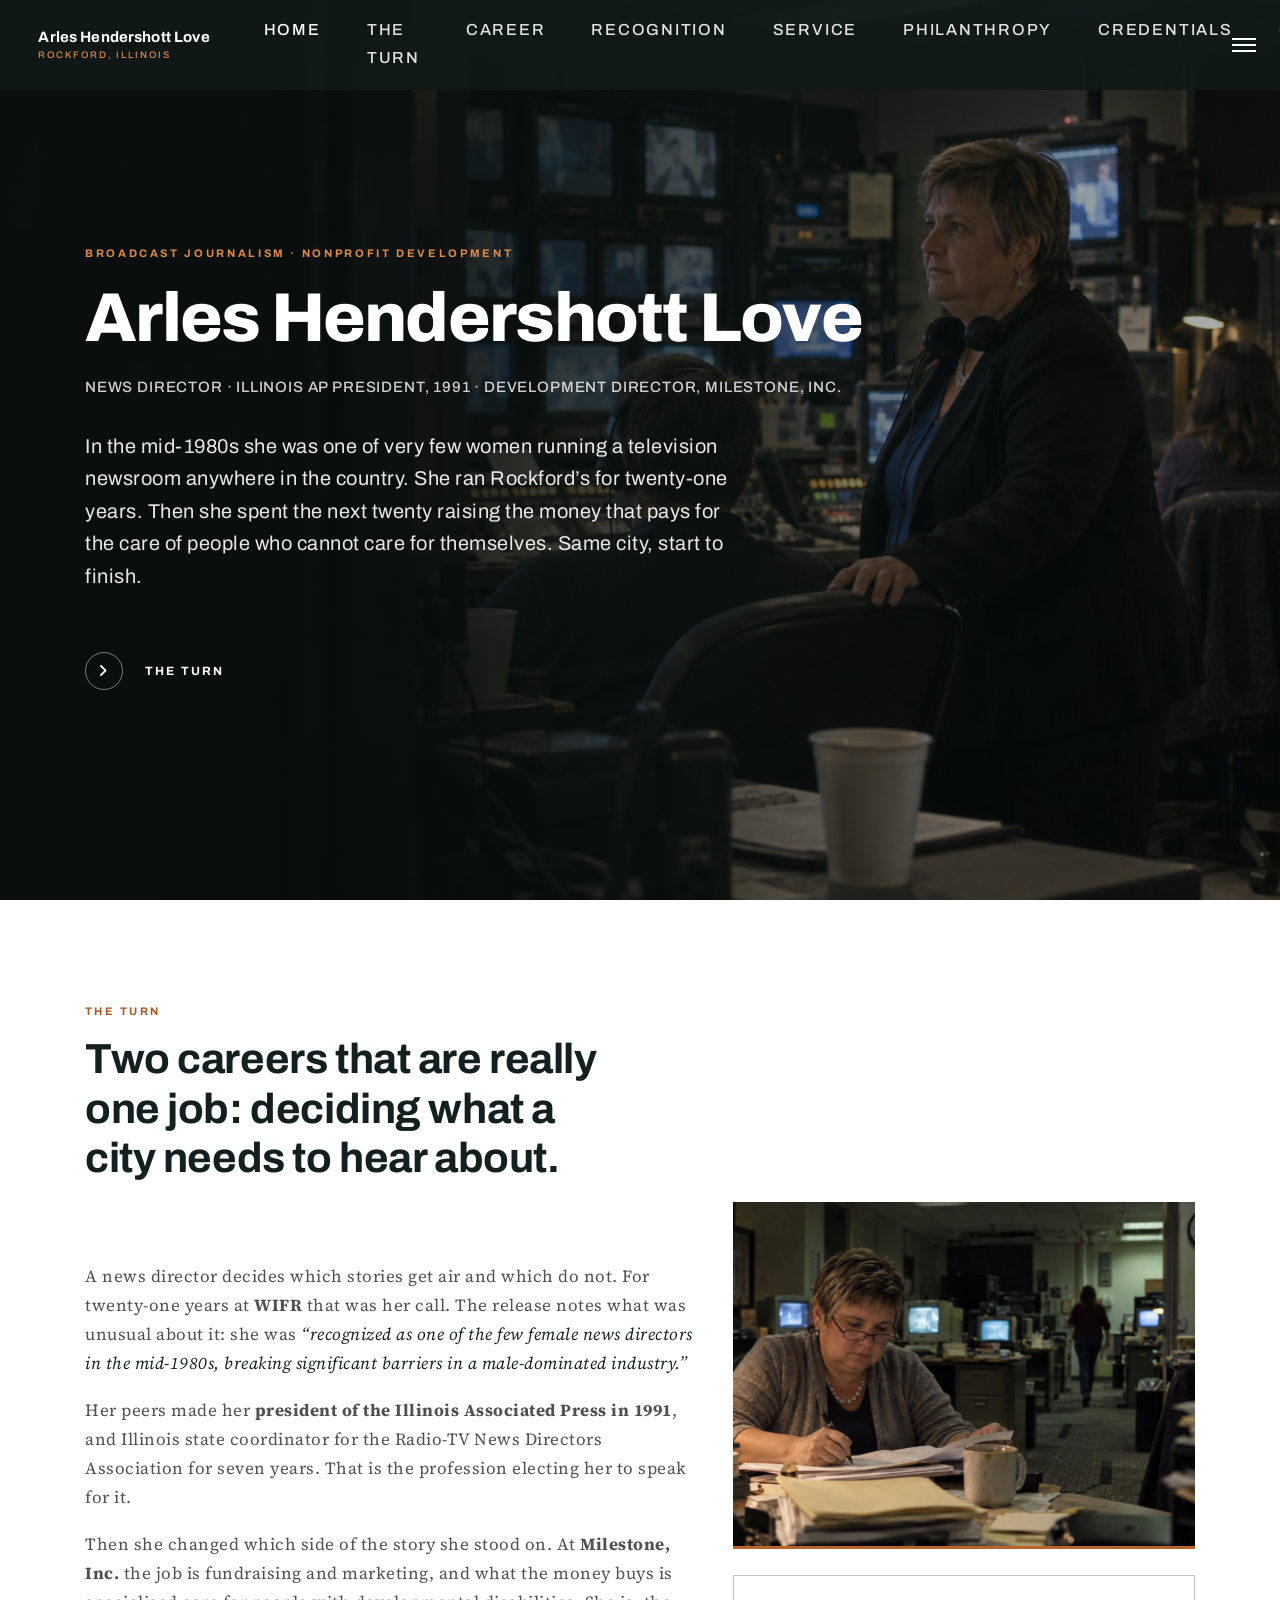
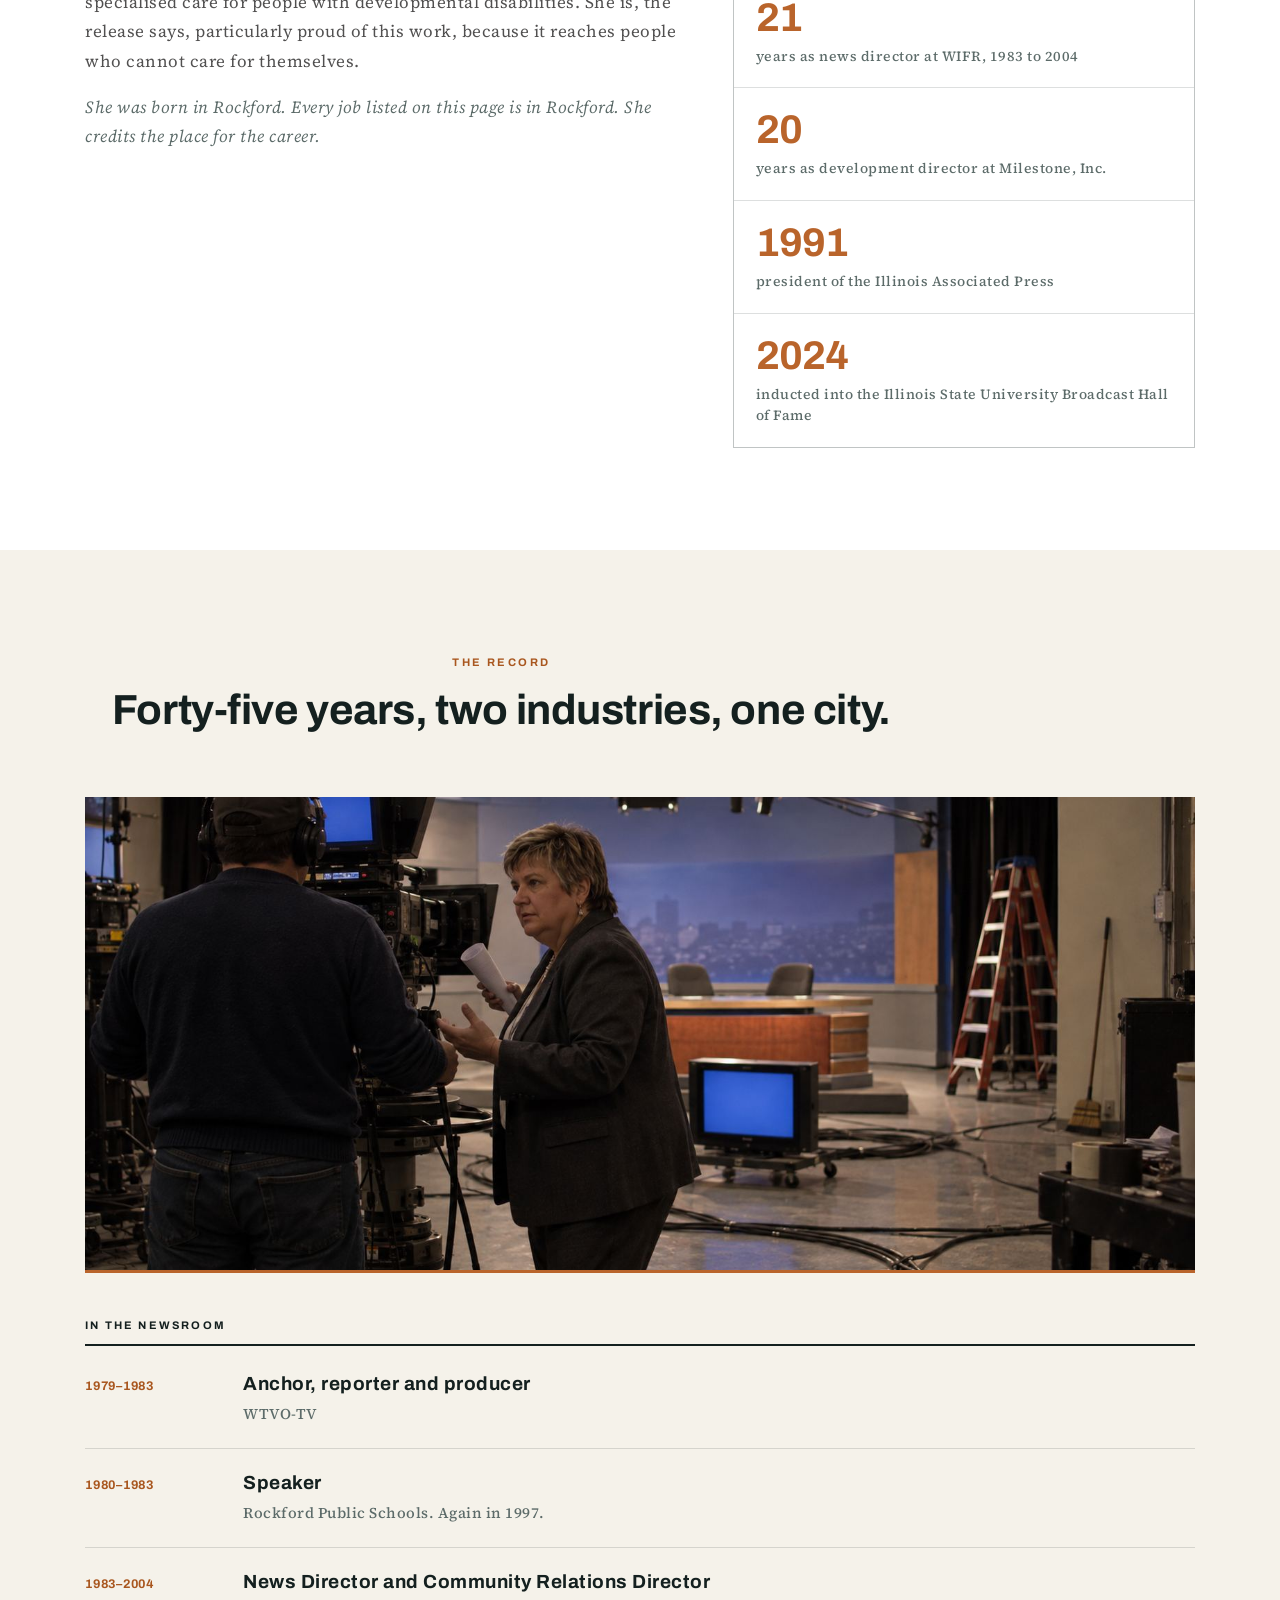
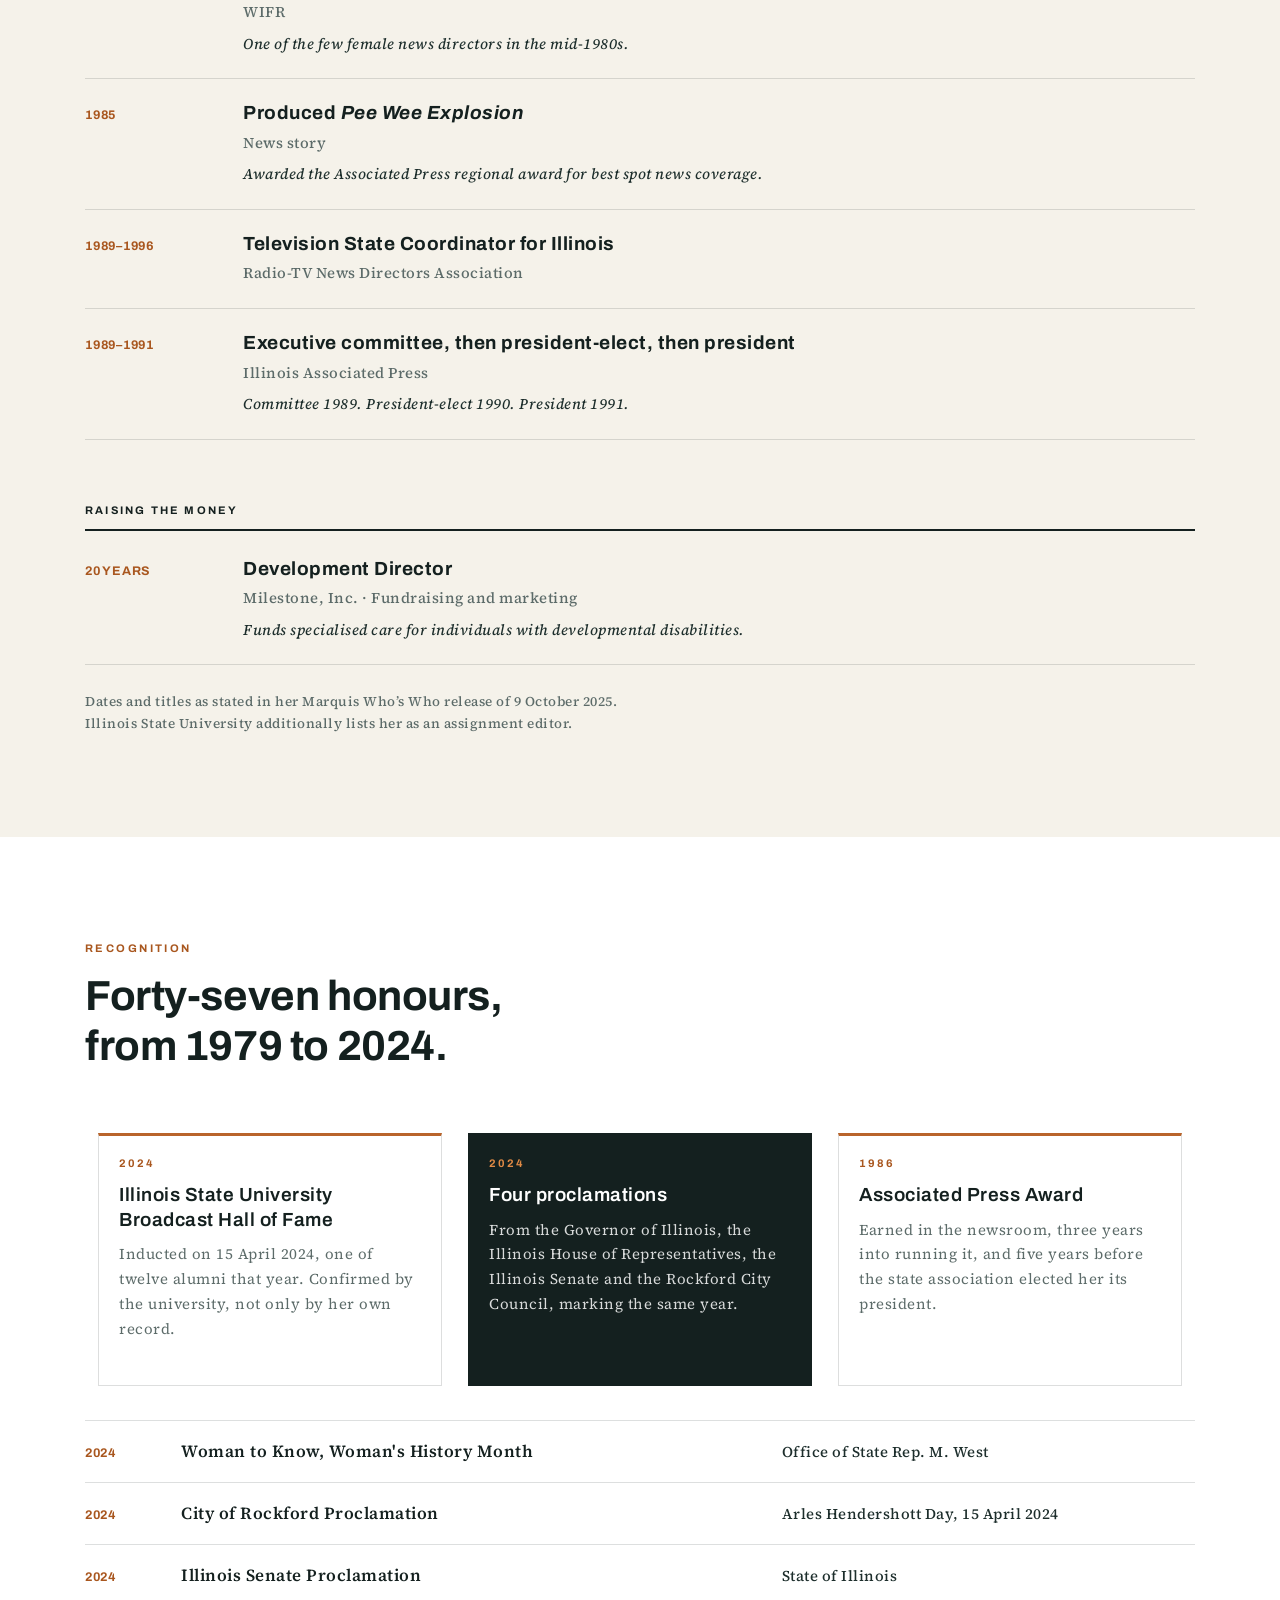
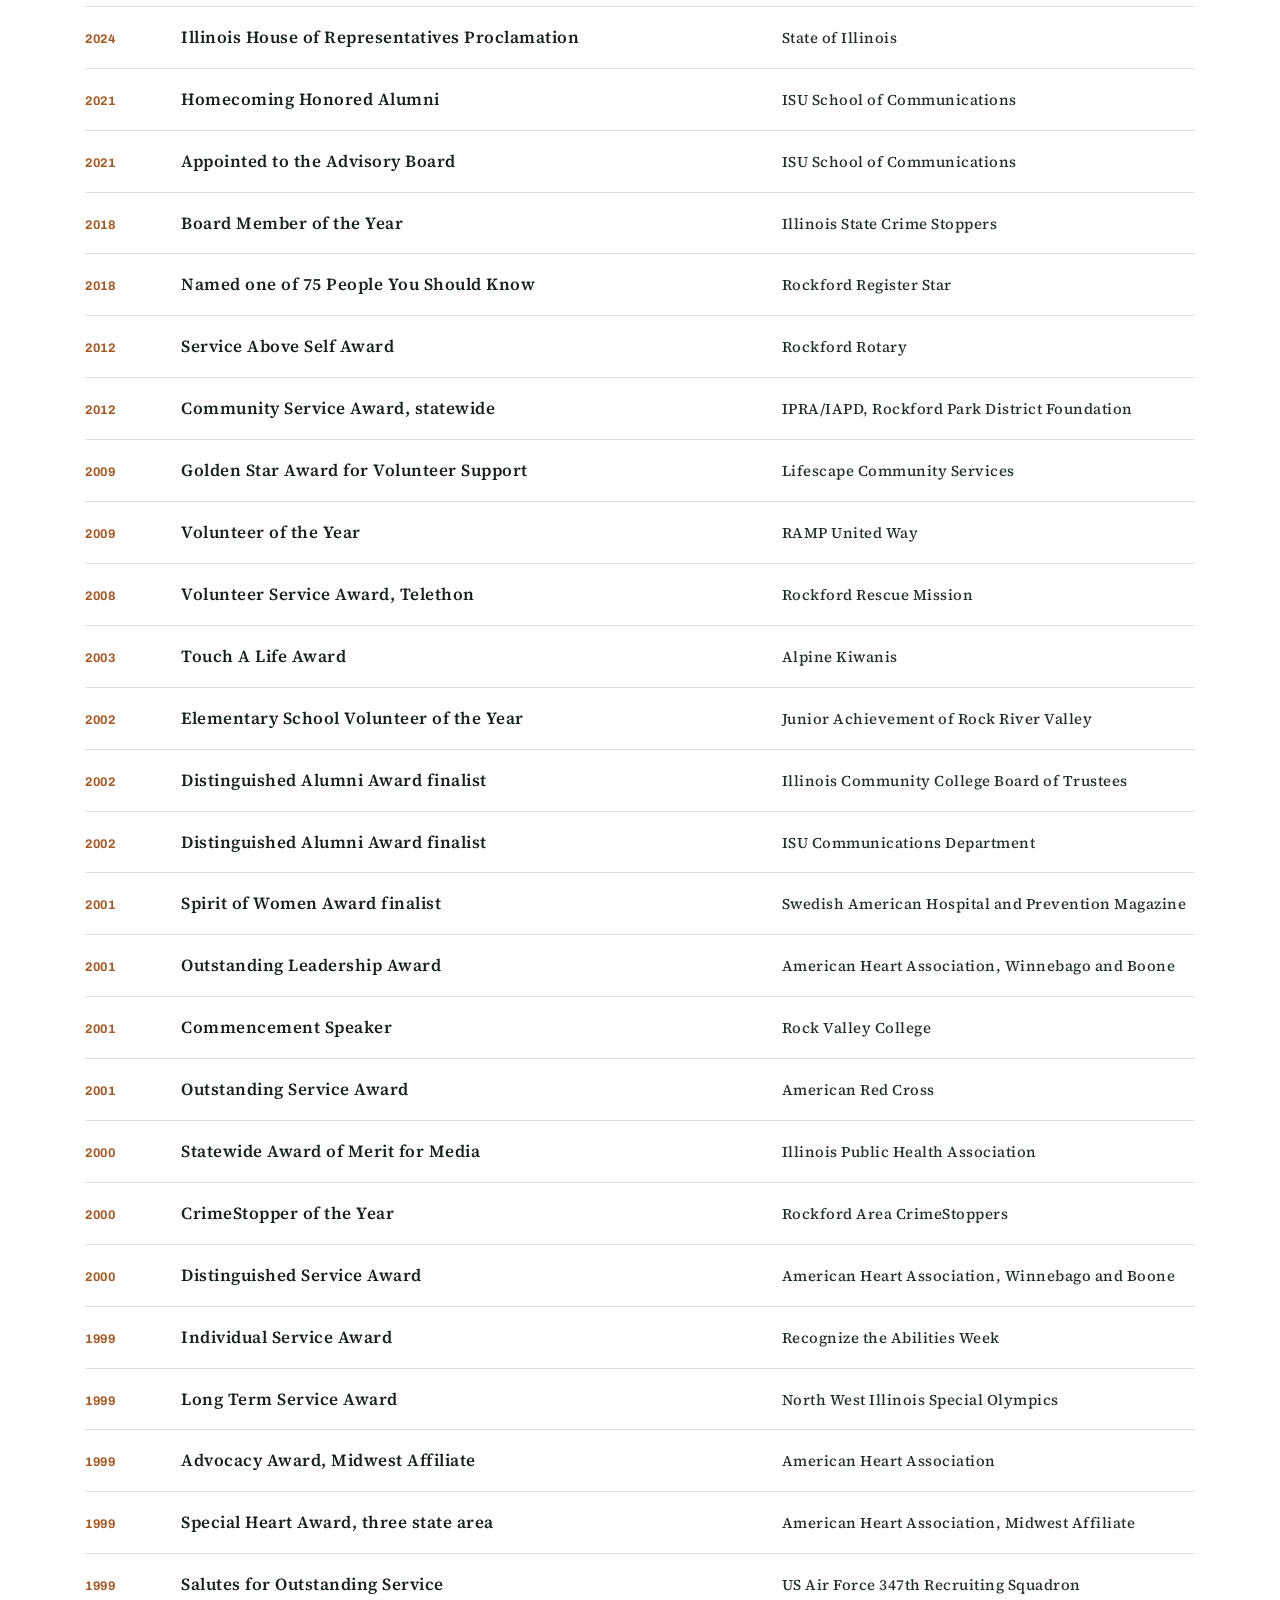
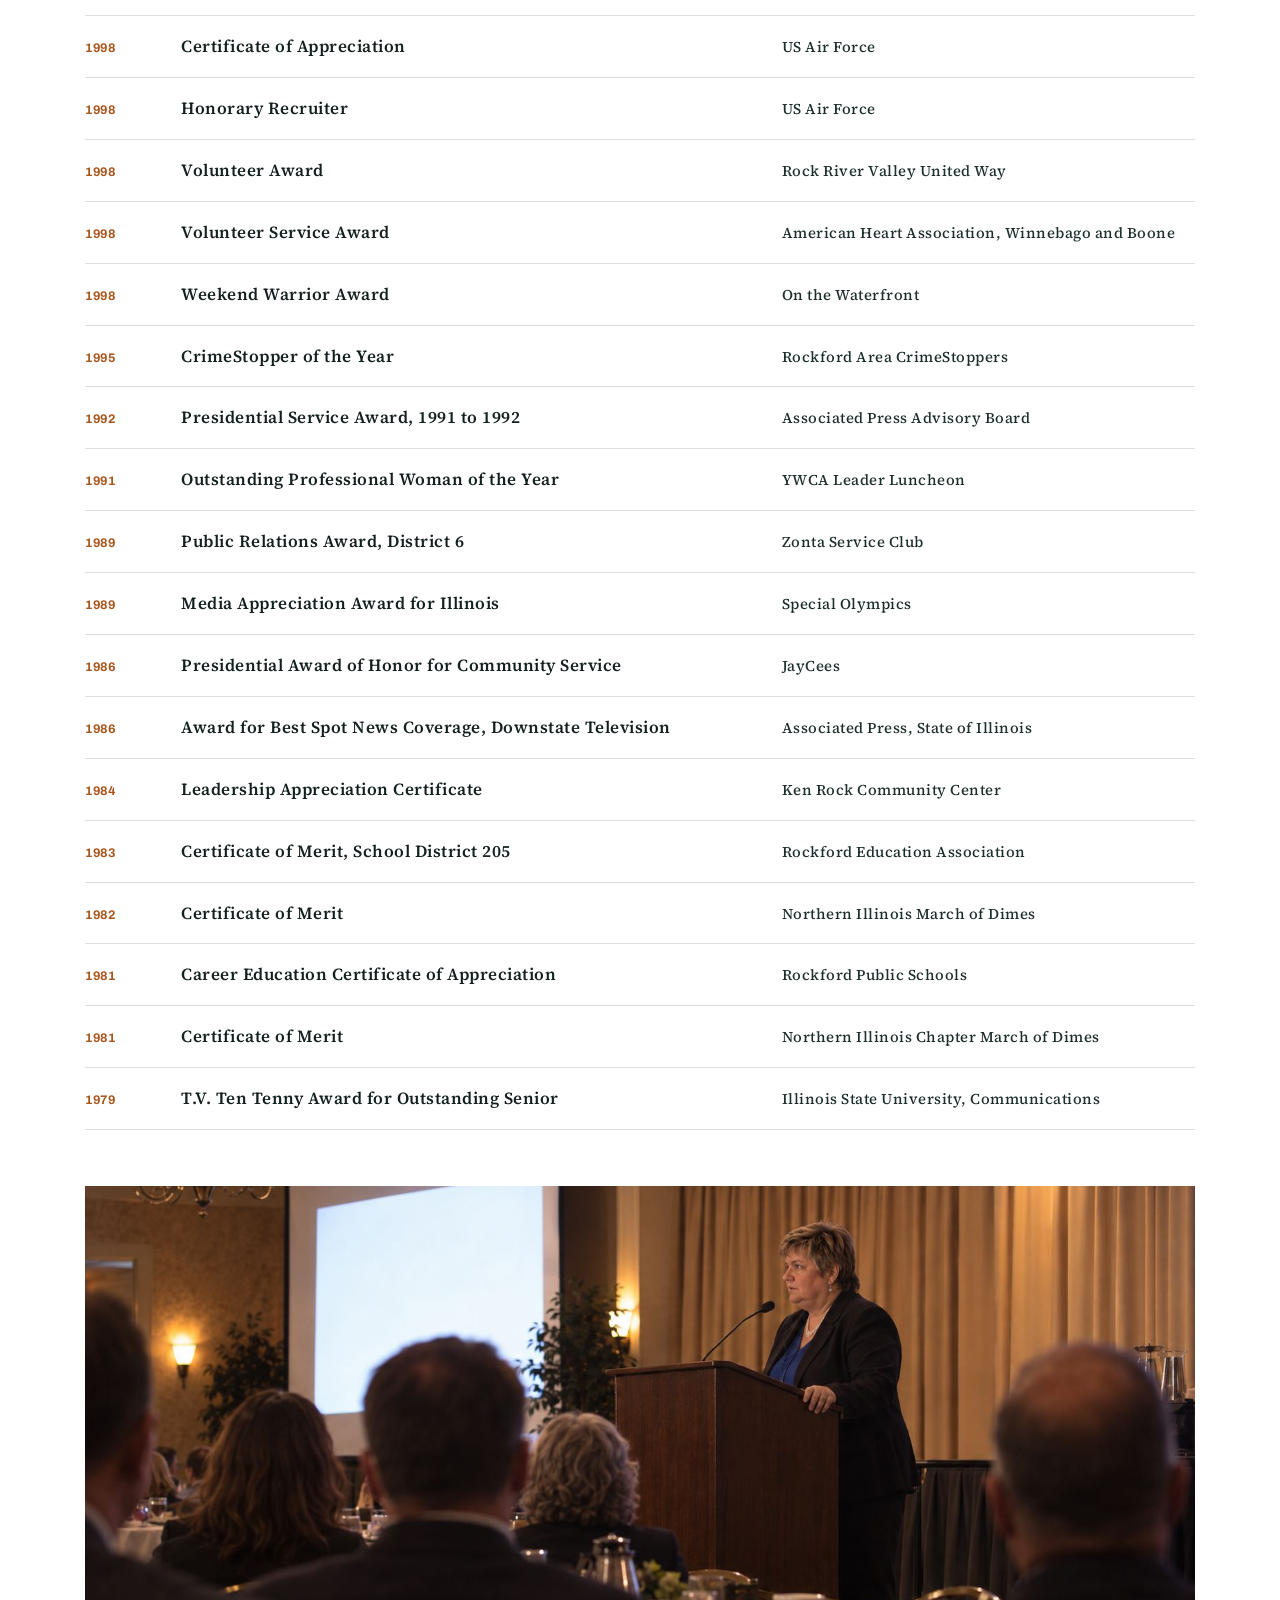
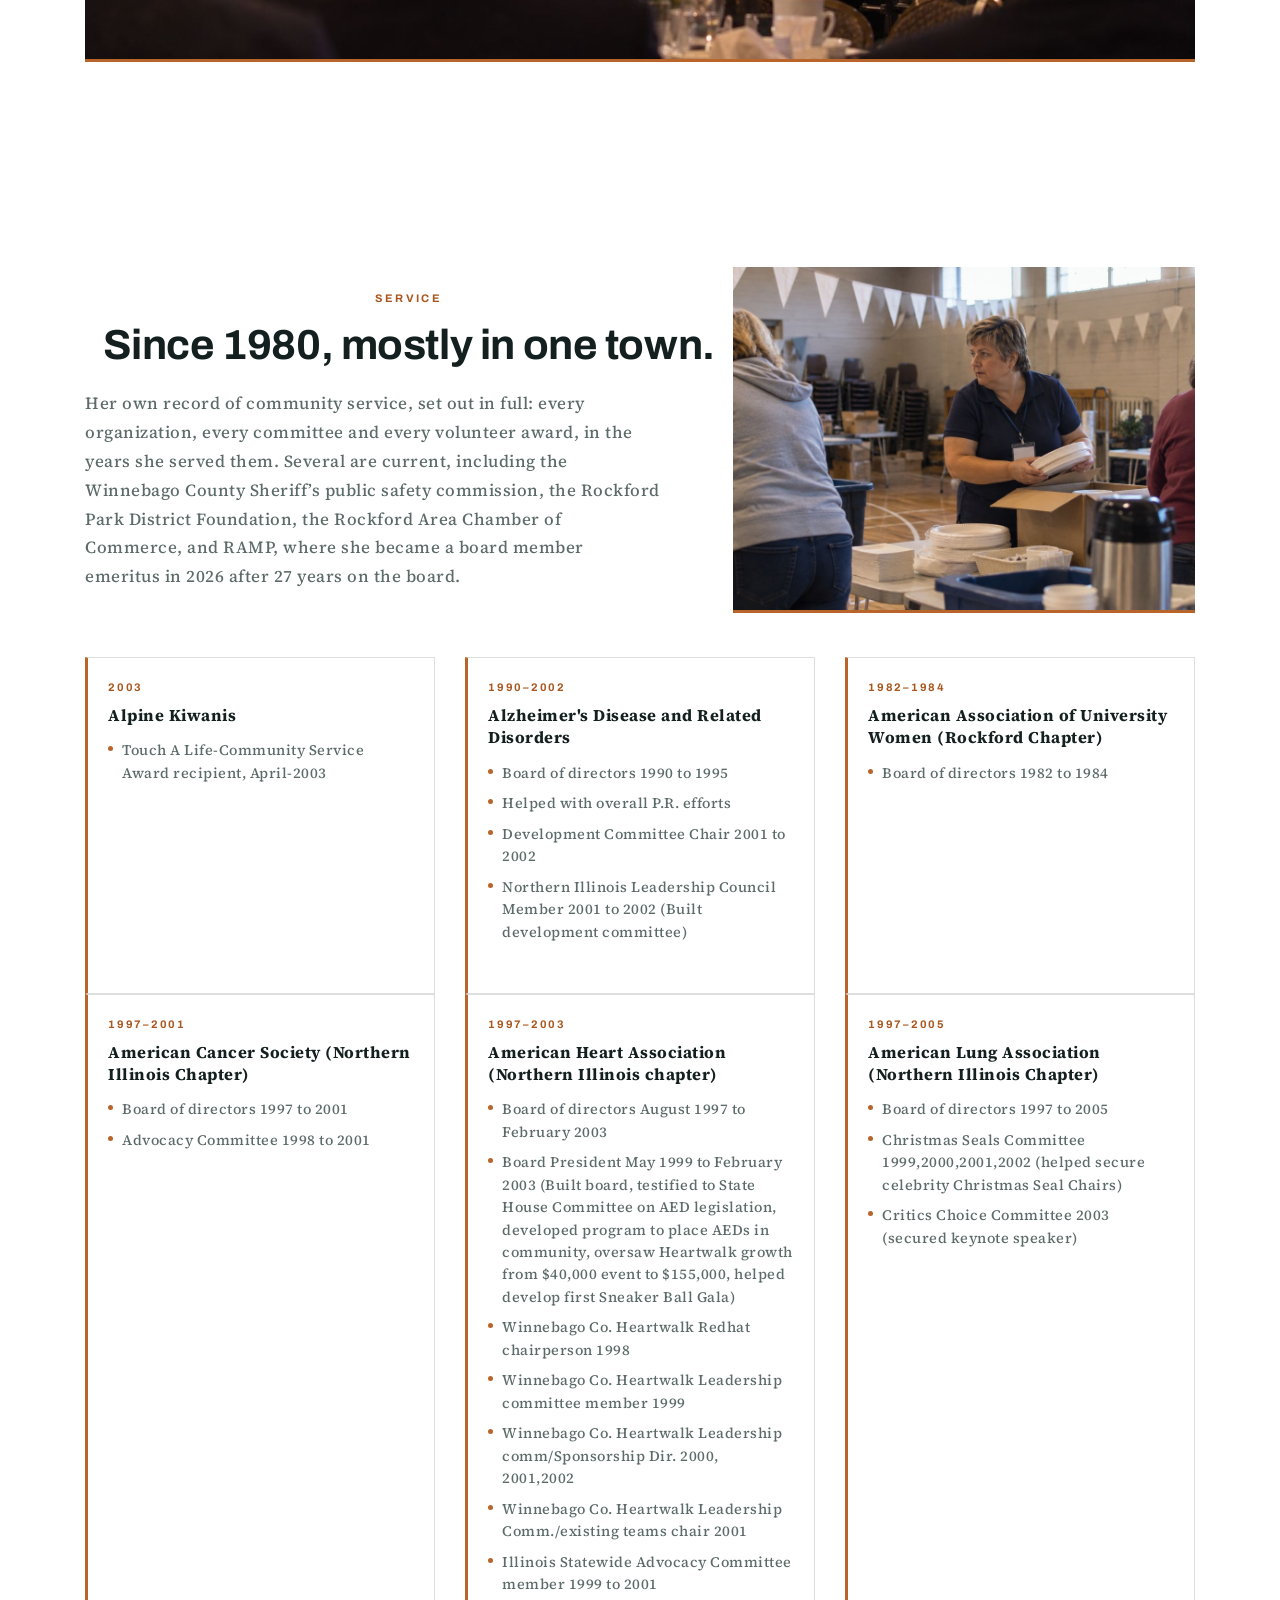
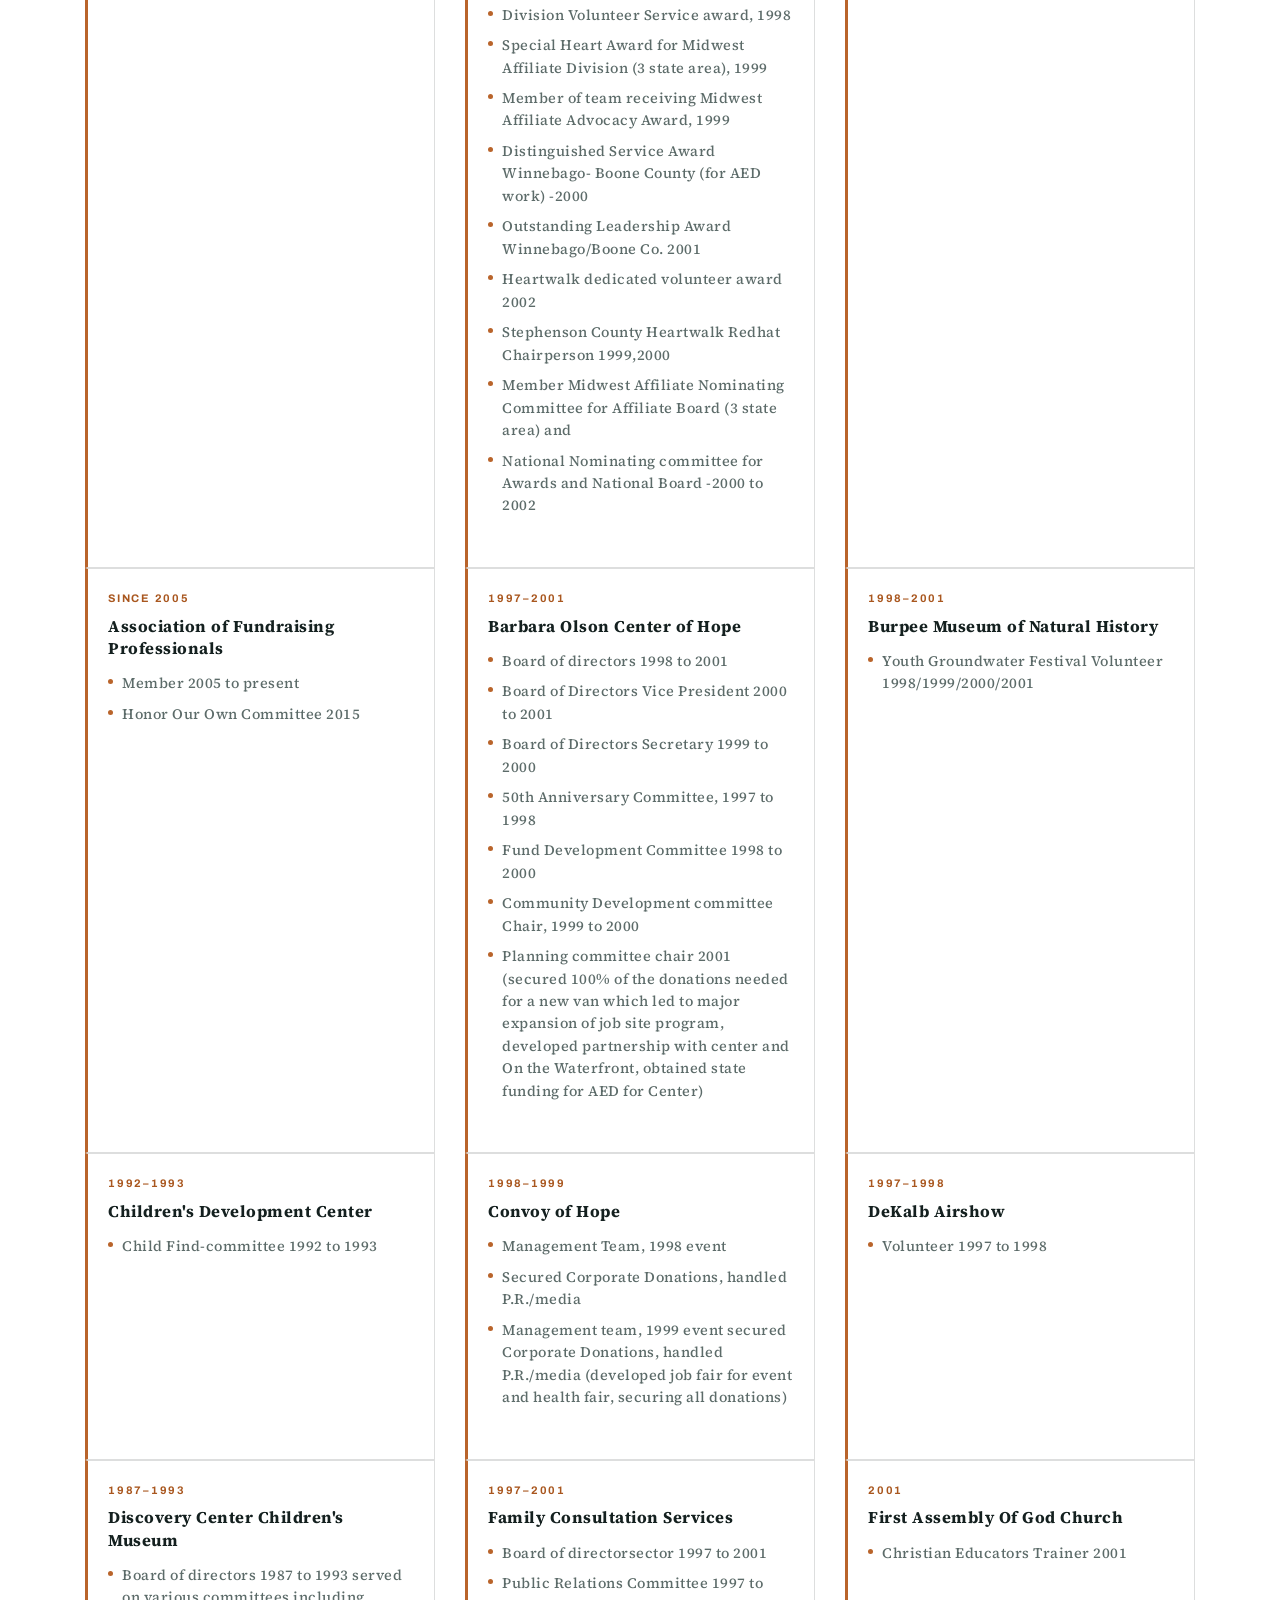
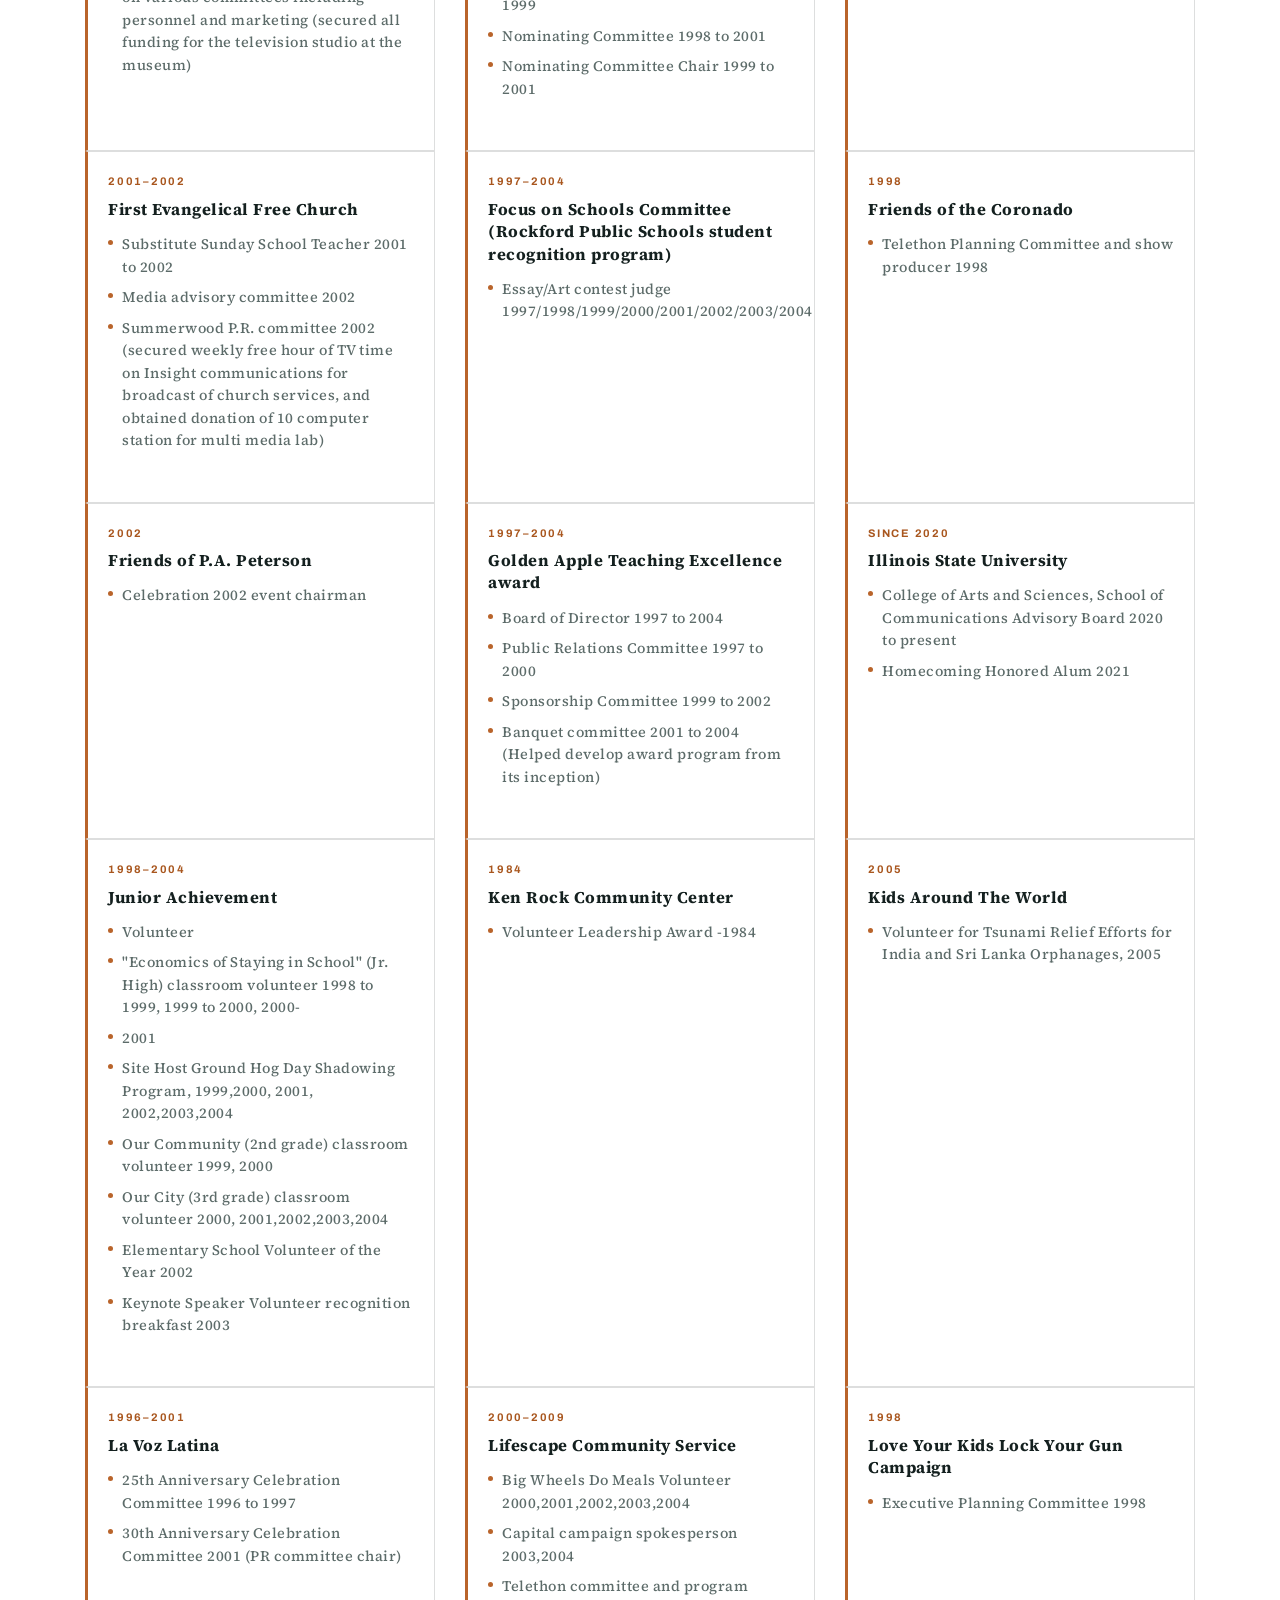
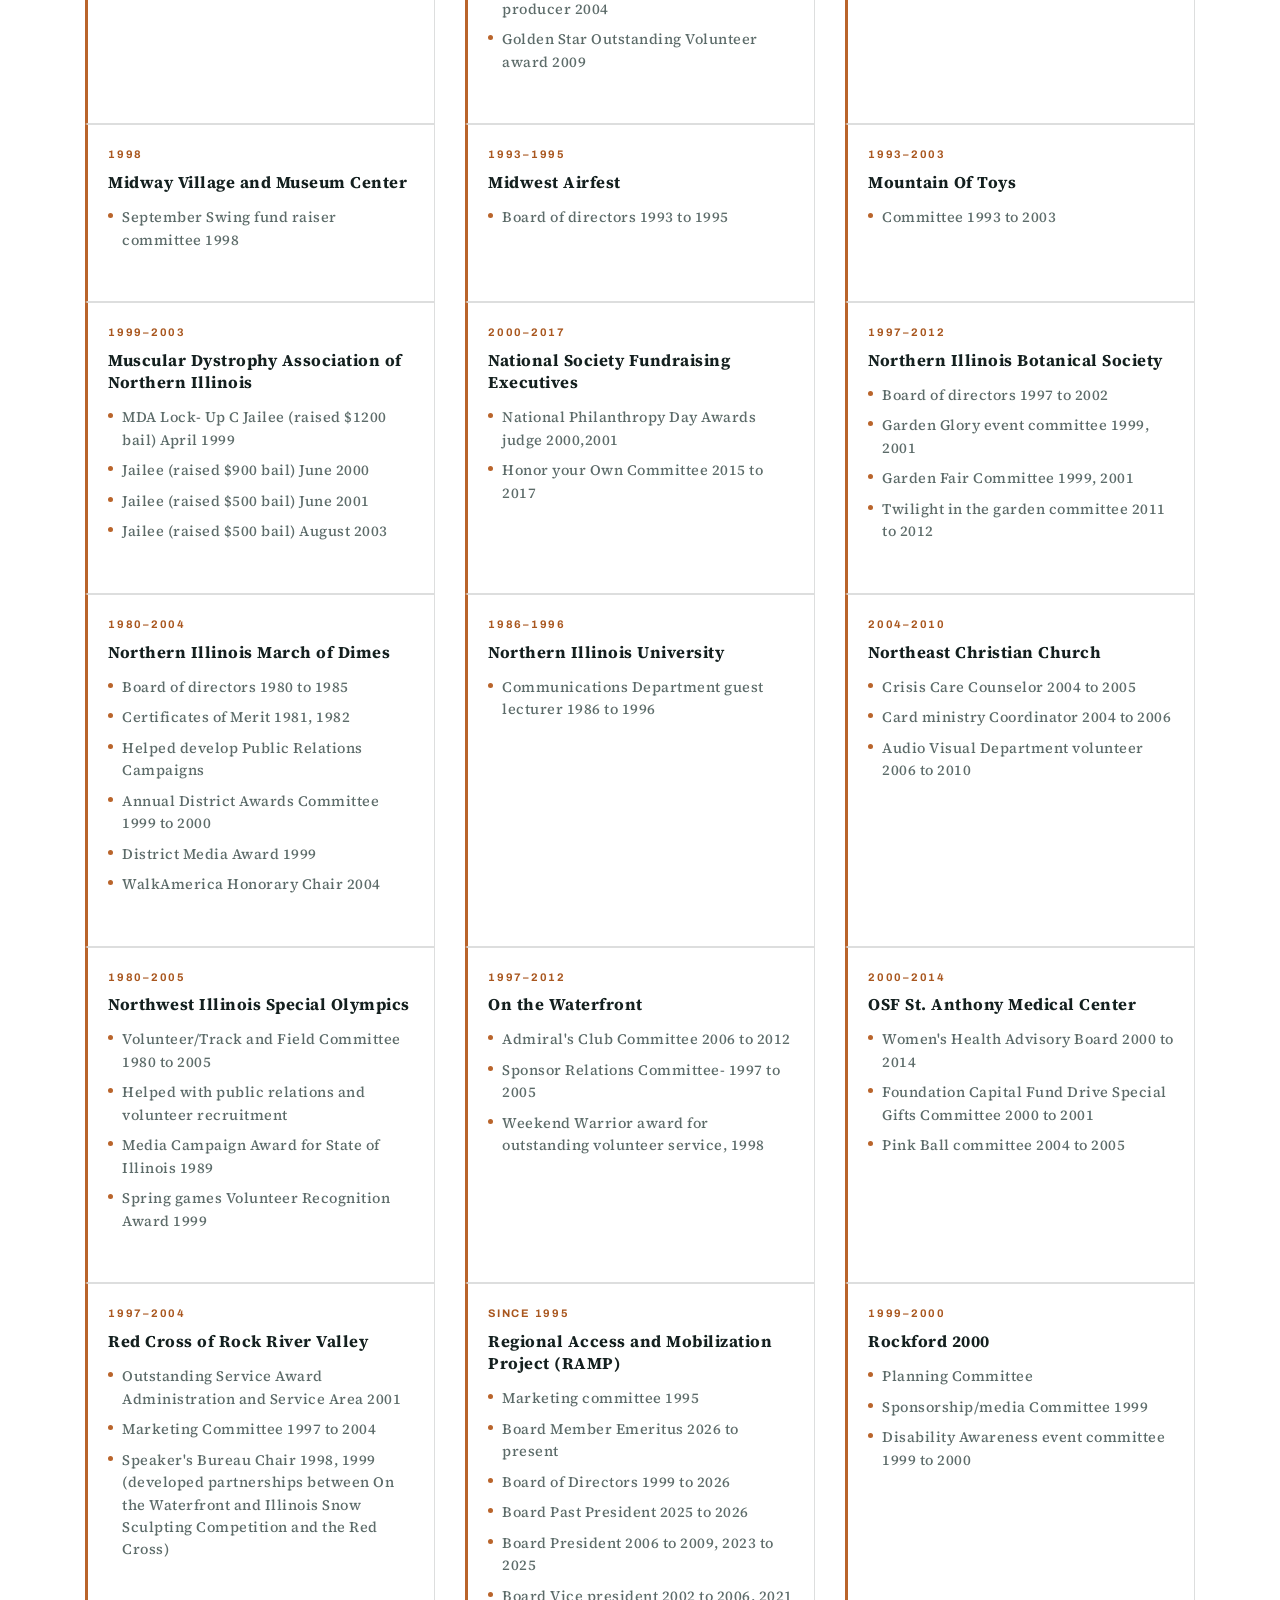
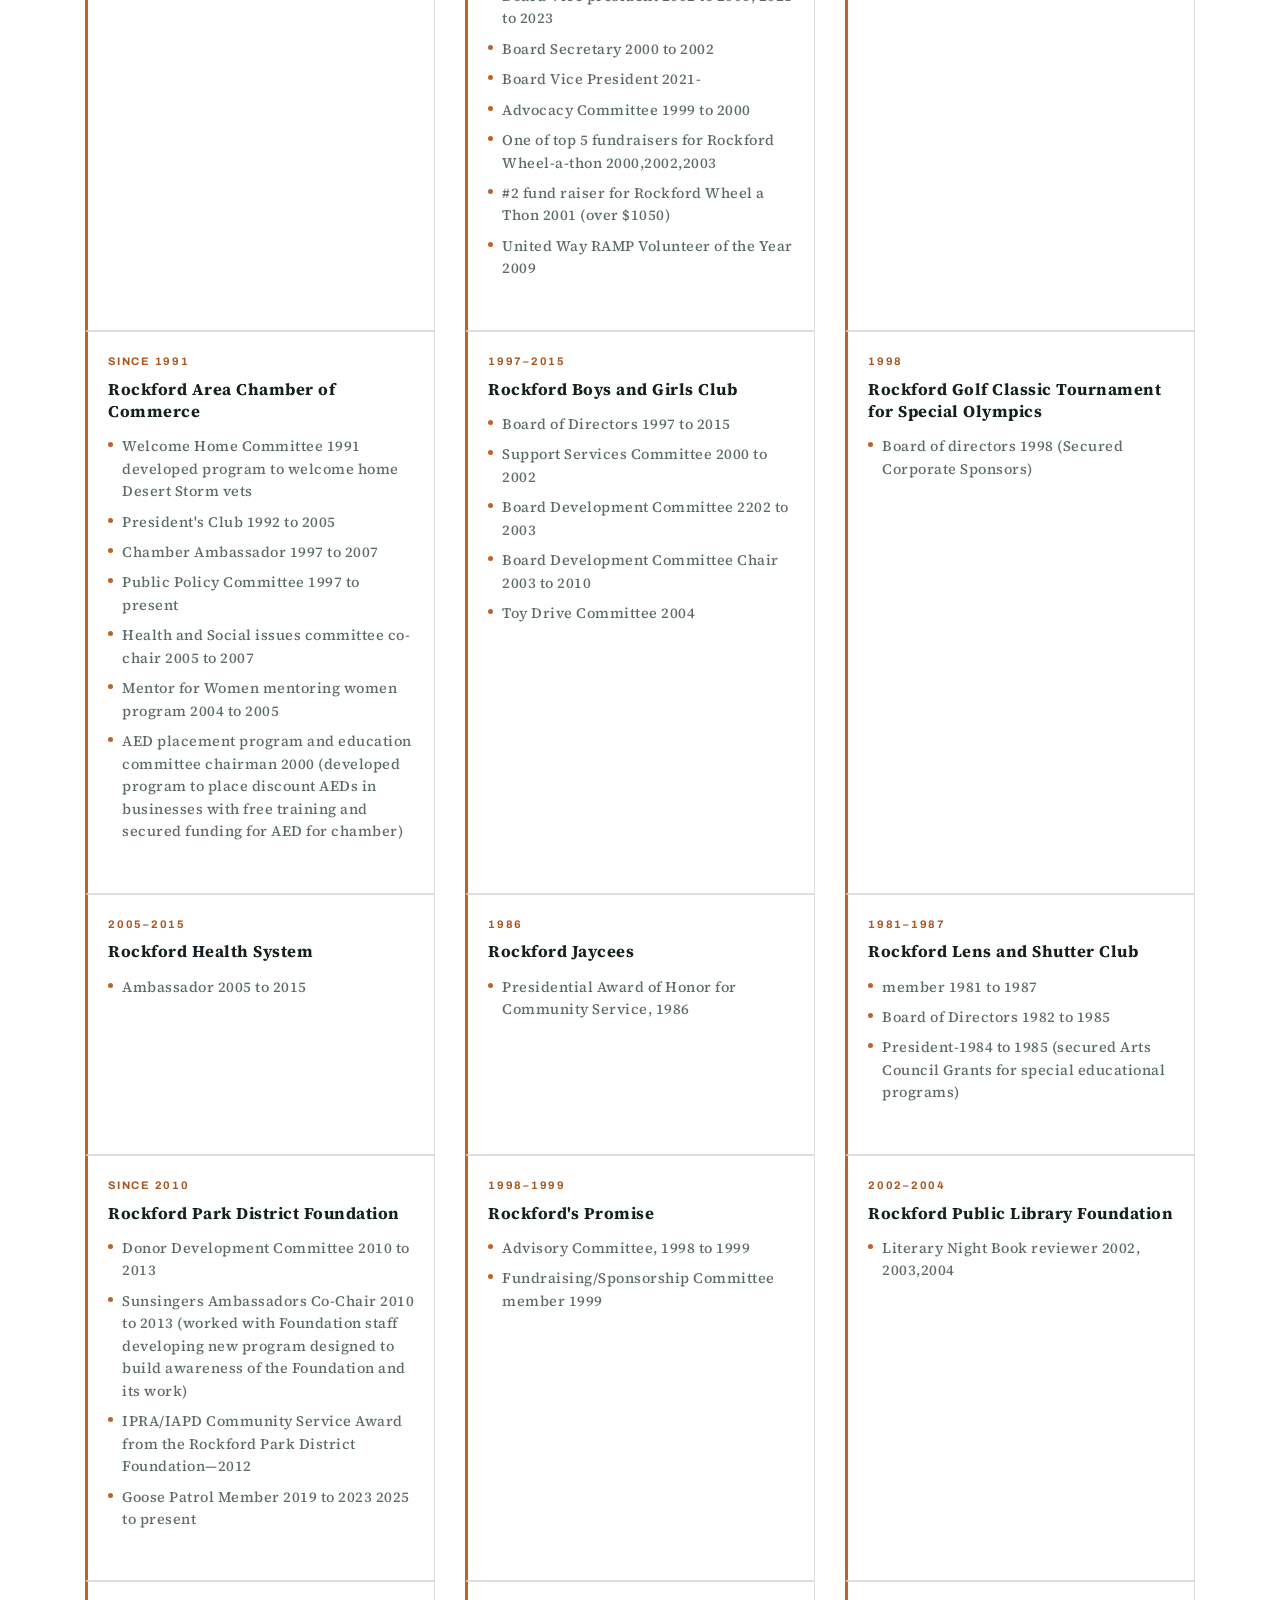
<file: index.html>
<!DOCTYPE html>
<html lang="en">
   <head>
      <meta charset="utf-8">
      <meta content="width=device-width, initial-scale=1, shrink-to-fit=no" name="viewport">
      <title>Arles Hendershott Love | Broadcast Journalism and Nonprofit Development</title>
      <meta name="description" content="One of the few female television news directors of the mid-1980s. Twenty-one years running a Rockford newsroom, then twenty raising funds for people with developmental disabilities.">
      <meta name="google-site-verification" content="xpBMh-QQrPQeyqr3nj_wXwu0d8QLbnr4VbG4xIufQW0">
      <!-- Still noindex: this is a github.io staging URL, not her domain. The
           verification tag above lets Search Console claim the property, but
           nothing will be indexed until this line is removed. -->
      <meta name="robots" content="noindex, nofollow">
      <meta property="og:title" content="Arles Hendershott Love">
      <meta property="og:description" content="Broadcast journalist, newsroom leader, and development director. Forty-five years in Rockford, Illinois.">
      <meta property="og:type" content="profile">
      <link rel="icon" href="img/favicon.svg" type="image/svg+xml">
      <link rel="icon" href="img/favicon.ico" sizes="32x32">
      <link rel="apple-touch-icon" href="img/favicon-180.png">
      <link rel="preconnect" href="https://fonts.googleapis.com">
      <link rel="preconnect" href="https://fonts.gstatic.com" crossorigin>
      <link rel="stylesheet" href="https://fonts.googleapis.com/css2?family=Archivo:wght@500;600;700;800&family=Source+Serif+4:ital,opsz,wght@0,8..60,400;0,8..60,600;1,8..60,400&display=swap">
      <link rel="stylesheet" href="vendor/css/bundle.min.css">
      <link rel="stylesheet" href="vendor/css/wow.css">
      <link rel="stylesheet" href="celebrity/css/style.css">
      <link rel="stylesheet" href="celebrity/css/custom.css">
      <link rel="stylesheet" href="celebrity/css/site.css">
   </head>

<body data-offset="90" data-spy="scroll" data-target=".navbar">

<!--Start Header -->
<header class="navigation-bar">
   <nav class="navbar navbar-expand-lg fixed-top navbar-fixed-top">
      <a class="navbar-brand scroll wordmark" href="#home">
         <b>Arles Hendershott Love</b><span>Rockford, Illinois</span>
      </a>
      <div class="collapse navbar-collapse" id="navbarSupportedContent">
         <ul class="navbar-nav ml-auto">
            <li class="nav-item active"><a class="nav-link font scroll" href="#home">Home</a></li>
            <li class="nav-item"><a class="nav-link font scroll" href="#about">The turn</a></li>
            <li class="nav-item"><a class="nav-link font scroll" href="#career">Career</a></li>
            <li class="nav-item"><a class="nav-link font scroll" href="#recognition">Recognition</a></li>
            <li class="nav-item"><a class="nav-link font scroll" href="#service">Service</a></li>
            <li class="nav-item"><a class="nav-link font scroll" href="#philanthropy">Philanthropy</a></li>
            <li class="nav-item"><a class="nav-link font scroll" href="#credentials">Credentials</a></li>
            <li class="nav-item"><a class="nav-link font scroll" href="#contact">Contact</a></li>
         </ul>
      </div>
      <a href="javascript:void(0)" class="sidemenu_btn link" id="sidemenu_toggle">
      <span></span><span></span><span></span>
      </a>
   </nav>
   <div class="side-menu hidden">
      <div class="inner-wrapper">
         <div class="sidemenu-image">
            <a class="scroll wordmark" href="#home"><b>Arles Hendershott Love</b><span>Rockford, Illinois</span></a>
         </div>
         <span class="btn-close" id="btn_sideNavClose"><i></i><i></i></span>
         <nav class="side-nav w-100">
            <ul class="navbar-nav">
               <li class="nav-item"><a class="nav-link font scroll" href="#home">Home</a></li>
               <li class="nav-item"><a class="nav-link font scroll" href="#about">The turn</a></li>
               <li class="nav-item"><a class="nav-link font scroll" href="#career">Career</a></li>
               <li class="nav-item"><a class="nav-link font scroll" href="#recognition">Recognition</a></li>
               <li class="nav-item"><a class="nav-link font scroll" href="#service">Service</a></li>
            <li class="nav-item"><a class="nav-link font scroll" href="#philanthropy">Philanthropy</a></li>
               <li class="nav-item"><a class="nav-link font scroll" href="#credentials">Credentials</a></li>
               <li class="nav-item"><a class="nav-link font scroll" href="#contact">Contact</a></li>
            </ul>
         </nav>
         <div class="side-menu-footer">
            <p class="copywrite text-left">Broadcast journalism and nonprofit development.<br>Forty-five years in one city.</p>
         </div>
      </div>
   </div>
   <a id="close_side_menu" href="javascript:void(0);"></a>
</header>
<!-- End Header -->

<!-- Start Banner -->
<section class="banner-section" id="home">
   <div class="container">
      <div class="rectangle wow slideInDown" data-wow-delay="300ms">
         <div class="text font">
            <p class="eyebrow">Broadcast journalism &middot; Nonprofit development</p>
            <h1>Arles Hendershott Love</h1>
            <p class="role-line">News Director &middot; Illinois AP President, 1991 &middot; Development Director, Milestone, Inc.</p>
            <p class="lede">In the mid-1980s she was one of very few women running a television newsroom anywhere in the country. She ran Rockford&rsquo;s for twenty-one years. Then she spent the next twenty raising the money that pays for the care of people who cannot care for themselves. Same city, start to finish.</p>
            <a class="media scroll" href="#about">
               <i class="fas fa-angle-right"></i>
               <div class="media-body">The turn</div>
            </a>
         </div>
      </div>
   </div>
</section>
<!-- End Banner -->

<!-- Start About -->
<section class="about-section" id="about">
   <div class="container">
      <div class="row no-gutters">
         <div class="col-lg-12 wow fadeInDown" data-wow-delay="200ms">
            <p class="subheading font">The turn</p>
            <h2 class="heading font">Two careers that are really one job: deciding what a city needs to hear about.</h2>
         </div>
      </div>
      <div class="row no-gutters align-items-start">
         <div class="col-lg-7 col-md-12 text-section wow fadeInLeft" data-wow-delay="300ms">
            <p class="text">A news director decides which stories get air and which do not. For twenty-one years at <strong>WIFR</strong> that was her call. The release notes what was unusual about it: she was <em>&ldquo;recognized as one of the few female news directors in the mid-1980s, breaking significant barriers in a male-dominated industry.&rdquo;</em></p>
            <p class="text">Her peers made her <strong>president of the Illinois Associated Press in 1991</strong>, and Illinois state coordinator for the Radio-TV News Directors Association for seven years. That is the profession electing her to speak for it.</p>
            <p class="text">Then she changed which side of the story she stood on. At <strong>Milestone, Inc.</strong> the job is fundraising and marketing, and what the money buys is specialised care for people with developmental disabilities. She is, the release says, particularly proud of this work, because it reaches people who cannot care for themselves.</p>
            <p class="text muted-note">She was born in Rockford. Every job listed on this page is in Rockford. She credits the place for the career.</p>
         </div>
         <div class="col-lg-5 col-md-12 wow fadeInRight" data-wow-delay="300ms">
            <figure class="side-fig">
               <img src="img/newsroom-script.jpg" alt="Illustrative portrait of Arles Hendershott Love marking up a script in a newsroom" width="1000" height="750" loading="lazy" decoding="async">
            </figure>
            <div class="figs-col">
            <div class="fig"><b>21</b><span>years as news director at WIFR, 1983 to 2004</span></div>
            <div class="fig"><b>20</b><span>years as development director at Milestone, Inc.</span></div>
            <div class="fig"><b>1991</b><span>president of the Illinois Associated Press</span></div>
            <div class="fig"><b>2024</b><span>inducted into the Illinois State University Broadcast Hall of Fame</span></div>
            </div>
         </div>
      </div>
   </div>
   <div class="rectangle"></div>
</section>
<!-- End About -->

<!-- Start Career -->
<section class="career-section" id="career">
   <div class="container">
      <div class="row no-gutters">
         <div class="col-lg-9 wow fadeInDown" data-wow-delay="200ms">
            <p class="subheading font">The record</p>
            <h2 class="heading font">Forty-five years, two industries, one city.</h2>
         </div>
      </div>

      <figure class="strip-fig wow fadeInUp">
         <img src="img/studio-floor.jpg" alt="Illustrative portrait of Arles Hendershott Love on a television studio floor" width="1600" height="686" loading="lazy" decoding="async">
      </figure>
      <h3 class="era-label">In the newsroom</h3>
      <ol class="tl">
         <li class="tl-row wow fadeInUp">
            <span class="tl-year">1979&ndash;1983</span>
            <div class="tl-body">
               <h4 class="tl-title">Anchor, reporter and producer</h4>
               <p class="tl-meta">WTVO-TV</p>
            </div>
         </li>
         <li class="tl-row wow fadeInUp" data-wow-delay="60ms">
            <span class="tl-year">1980&ndash;1983</span>
            <div class="tl-body">
               <h4 class="tl-title">Speaker</h4>
               <p class="tl-meta">Rockford Public Schools. Again in 1997.</p>
            </div>
         </li>
         <li class="tl-row wow fadeInUp" data-wow-delay="120ms">
            <span class="tl-year">1983&ndash;2004</span>
            <div class="tl-body">
               <h4 class="tl-title">News Director and Community Relations Director</h4>
               <p class="tl-meta">WIFR</p>
               <p class="tl-note">One of the few female news directors in the mid-1980s.</p>
            </div>
         </li>
         <li class="tl-row wow fadeInUp" data-wow-delay="180ms">
            <span class="tl-year">1985</span>
            <div class="tl-body">
               <h4 class="tl-title">Produced <cite>Pee Wee Explosion</cite></h4>
               <p class="tl-meta">News story</p>
               <p class="tl-note">Awarded the Associated Press regional award for best spot news coverage.</p>
            </div>
         </li>
         <li class="tl-row wow fadeInUp" data-wow-delay="240ms">
            <span class="tl-year">1989&ndash;1996</span>
            <div class="tl-body">
               <h4 class="tl-title">Television State Coordinator for Illinois</h4>
               <p class="tl-meta">Radio-TV News Directors Association</p>
            </div>
         </li>
         <li class="tl-row wow fadeInUp" data-wow-delay="300ms">
            <span class="tl-year">1989&ndash;1991</span>
            <div class="tl-body">
               <h4 class="tl-title">Executive committee, then president-elect, then president</h4>
               <p class="tl-meta">Illinois Associated Press</p>
               <p class="tl-note">Committee 1989. President-elect 1990. President 1991.</p>
            </div>
         </li>
      </ol>

      <h3 class="era-label second">Raising the money</h3>
      <ol class="tl">
         <li class="tl-row wow fadeInUp">
            <span class="tl-year">20 years</span>
            <div class="tl-body">
               <h4 class="tl-title">Development Director</h4>
               <p class="tl-meta">Milestone, Inc. &middot; Fundraising and marketing</p>
               <p class="tl-note">Funds specialised care for individuals with developmental disabilities.</p>
            </div>
         </li>
      </ol>
      <p class="tl-foot">Dates and titles as stated in her Marquis Who&rsquo;s Who release of 9 October 2025. Illinois State University additionally lists her as an assignment editor.</p>
   </div>
</section>
<!-- End Career -->

<!-- Start Recognition -->
<section class="media-section" id="recognition">
   <div class="container">
      <div class="row no-gutters">
         <div class="col-lg-12 wow fadeInDown" data-wow-delay="200ms">
            <p class="subheading">Recognition</p>
            <h2 class="heading">Forty-seven honours, from 1979 to 2024.</h2>
         </div>
      </div>
      <div class="row no-gutters cards-section">
         <div class="col-lg-4 col-md-12">
            <div class="card card-1 wow fadeInLeft" data-wow-delay="200ms">
               <div class="card-body">
                  <p class="card-year">2024</p>
                  <h5 class="card-title font">Illinois State University Broadcast Hall of Fame</h5>
                  <p>Inducted on 15 April 2024, one of twelve alumni that year. Confirmed by the university, not only by her own record.</p>
               </div>
            </div>
         </div>
         <div class="col-lg-4 col-md-12">
            <div class="card active selected wow fadeInUp" data-wow-delay="200ms">
               <div class="card-body">
                  <p class="card-year">2024</p>
                  <h5 class="card-title font">Four proclamations</h5>
                  <p>From the Governor of Illinois, the Illinois House of Representatives, the Illinois Senate and the Rockford City Council, marking the same year.</p>
               </div>
            </div>
         </div>
         <div class="col-lg-4 col-md-12">
            <div class="card wow fadeInRight" data-wow-delay="200ms">
               <div class="card-body">
                  <p class="card-year">1986</p>
                  <h5 class="card-title font">Associated Press Award</h5>
                  <p>Earned in the newsroom, three years into running it, and five years before the state association elected her its president.</p>
               </div>
            </div>
         </div>
      </div>

      <ul class="award-list">
         <li class="wow fadeInUp"><span class="aw-year">2024</span><span class="aw-name">Woman to Know, Woman's History Month</span><span class="aw-org">Office of State Rep. M. West</span></li>
         <li class="wow fadeInUp" data-wow-delay="30ms"><span class="aw-year">2024</span><span class="aw-name">City of Rockford Proclamation</span><span class="aw-org">Arles Hendershott Day, 15 April 2024</span></li>
         <li class="wow fadeInUp" data-wow-delay="60ms"><span class="aw-year">2024</span><span class="aw-name">Illinois Senate Proclamation</span><span class="aw-org">State of Illinois</span></li>
         <li class="wow fadeInUp" data-wow-delay="90ms"><span class="aw-year">2024</span><span class="aw-name">Illinois House of Representatives Proclamation</span><span class="aw-org">State of Illinois</span></li>
         <li class="wow fadeInUp" data-wow-delay="120ms"><span class="aw-year">2021</span><span class="aw-name">Homecoming Honored Alumni</span><span class="aw-org">ISU School of Communications</span></li>
         <li class="wow fadeInUp" data-wow-delay="150ms"><span class="aw-year">2021</span><span class="aw-name">Appointed to the Advisory Board</span><span class="aw-org">ISU School of Communications</span></li>
         <li class="wow fadeInUp" data-wow-delay="180ms"><span class="aw-year">2018</span><span class="aw-name">Board Member of the Year</span><span class="aw-org">Illinois State Crime Stoppers</span></li>
         <li class="wow fadeInUp" data-wow-delay="210ms"><span class="aw-year">2018</span><span class="aw-name">Named one of 75 People You Should Know</span><span class="aw-org">Rockford Register Star</span></li>
         <li class="wow fadeInUp" data-wow-delay="240ms"><span class="aw-year">2012</span><span class="aw-name">Service Above Self Award</span><span class="aw-org">Rockford Rotary</span></li>
         <li class="wow fadeInUp" data-wow-delay="270ms"><span class="aw-year">2012</span><span class="aw-name">Community Service Award, statewide</span><span class="aw-org">IPRA/IAPD, Rockford Park District Foundation</span></li>
         <li class="wow fadeInUp" data-wow-delay="300ms"><span class="aw-year">2009</span><span class="aw-name">Golden Star Award for Volunteer Support</span><span class="aw-org">Lifescape Community Services</span></li>
         <li class="wow fadeInUp" data-wow-delay="300ms"><span class="aw-year">2009</span><span class="aw-name">Volunteer of the Year</span><span class="aw-org">RAMP United Way</span></li>
         <li class="wow fadeInUp" data-wow-delay="300ms"><span class="aw-year">2008</span><span class="aw-name">Volunteer Service Award, Telethon</span><span class="aw-org">Rockford Rescue Mission</span></li>
         <li class="wow fadeInUp" data-wow-delay="300ms"><span class="aw-year">2003</span><span class="aw-name">Touch A Life Award</span><span class="aw-org">Alpine Kiwanis</span></li>
         <li class="wow fadeInUp" data-wow-delay="300ms"><span class="aw-year">2002</span><span class="aw-name">Elementary School Volunteer of the Year</span><span class="aw-org">Junior Achievement of Rock River Valley</span></li>
         <li class="wow fadeInUp" data-wow-delay="300ms"><span class="aw-year">2002</span><span class="aw-name">Distinguished Alumni Award finalist</span><span class="aw-org">Illinois Community College Board of Trustees</span></li>
         <li class="wow fadeInUp" data-wow-delay="300ms"><span class="aw-year">2002</span><span class="aw-name">Distinguished Alumni Award finalist</span><span class="aw-org">ISU Communications Department</span></li>
         <li class="wow fadeInUp" data-wow-delay="300ms"><span class="aw-year">2001</span><span class="aw-name">Spirit of Women Award finalist</span><span class="aw-org">Swedish American Hospital and Prevention Magazine</span></li>
         <li class="wow fadeInUp" data-wow-delay="300ms"><span class="aw-year">2001</span><span class="aw-name">Outstanding Leadership Award</span><span class="aw-org">American Heart Association, Winnebago and Boone</span></li>
         <li class="wow fadeInUp" data-wow-delay="300ms"><span class="aw-year">2001</span><span class="aw-name">Commencement Speaker</span><span class="aw-org">Rock Valley College</span></li>
         <li class="wow fadeInUp" data-wow-delay="300ms"><span class="aw-year">2001</span><span class="aw-name">Outstanding Service Award</span><span class="aw-org">American Red Cross</span></li>
         <li class="wow fadeInUp" data-wow-delay="300ms"><span class="aw-year">2000</span><span class="aw-name">Statewide Award of Merit for Media</span><span class="aw-org">Illinois Public Health Association</span></li>
         <li class="wow fadeInUp" data-wow-delay="300ms"><span class="aw-year">2000</span><span class="aw-name">CrimeStopper of the Year</span><span class="aw-org">Rockford Area CrimeStoppers</span></li>
         <li class="wow fadeInUp" data-wow-delay="300ms"><span class="aw-year">2000</span><span class="aw-name">Distinguished Service Award</span><span class="aw-org">American Heart Association, Winnebago and Boone</span></li>
         <li class="wow fadeInUp" data-wow-delay="300ms"><span class="aw-year">1999</span><span class="aw-name">Individual Service Award</span><span class="aw-org">Recognize the Abilities Week</span></li>
         <li class="wow fadeInUp" data-wow-delay="300ms"><span class="aw-year">1999</span><span class="aw-name">Long Term Service Award</span><span class="aw-org">North West Illinois Special Olympics</span></li>
         <li class="wow fadeInUp" data-wow-delay="300ms"><span class="aw-year">1999</span><span class="aw-name">Advocacy Award, Midwest Affiliate</span><span class="aw-org">American Heart Association</span></li>
         <li class="wow fadeInUp" data-wow-delay="300ms"><span class="aw-year">1999</span><span class="aw-name">Special Heart Award, three state area</span><span class="aw-org">American Heart Association, Midwest Affiliate</span></li>
         <li class="wow fadeInUp" data-wow-delay="300ms"><span class="aw-year">1999</span><span class="aw-name">Salutes for Outstanding Service</span><span class="aw-org">US Air Force 347th Recruiting Squadron</span></li>
         <li class="wow fadeInUp" data-wow-delay="300ms"><span class="aw-year">1998</span><span class="aw-name">Certificate of Appreciation</span><span class="aw-org">US Air Force</span></li>
         <li class="wow fadeInUp" data-wow-delay="300ms"><span class="aw-year">1998</span><span class="aw-name">Honorary Recruiter</span><span class="aw-org">US Air Force</span></li>
         <li class="wow fadeInUp" data-wow-delay="300ms"><span class="aw-year">1998</span><span class="aw-name">Volunteer Award</span><span class="aw-org">Rock River Valley United Way</span></li>
         <li class="wow fadeInUp" data-wow-delay="300ms"><span class="aw-year">1998</span><span class="aw-name">Volunteer Service Award</span><span class="aw-org">American Heart Association, Winnebago and Boone</span></li>
         <li class="wow fadeInUp" data-wow-delay="300ms"><span class="aw-year">1998</span><span class="aw-name">Weekend Warrior Award</span><span class="aw-org">On the Waterfront</span></li>
         <li class="wow fadeInUp" data-wow-delay="300ms"><span class="aw-year">1995</span><span class="aw-name">CrimeStopper of the Year</span><span class="aw-org">Rockford Area CrimeStoppers</span></li>
         <li class="wow fadeInUp" data-wow-delay="300ms"><span class="aw-year">1992</span><span class="aw-name">Presidential Service Award, 1991 to 1992</span><span class="aw-org">Associated Press Advisory Board</span></li>
         <li class="wow fadeInUp" data-wow-delay="300ms"><span class="aw-year">1991</span><span class="aw-name">Outstanding Professional Woman of the Year</span><span class="aw-org">YWCA Leader Luncheon</span></li>
         <li class="wow fadeInUp" data-wow-delay="300ms"><span class="aw-year">1989</span><span class="aw-name">Public Relations Award, District 6</span><span class="aw-org">Zonta Service Club</span></li>
         <li class="wow fadeInUp" data-wow-delay="300ms"><span class="aw-year">1989</span><span class="aw-name">Media Appreciation Award for Illinois</span><span class="aw-org">Special Olympics</span></li>
         <li class="wow fadeInUp" data-wow-delay="300ms"><span class="aw-year">1986</span><span class="aw-name">Presidential Award of Honor for Community Service</span><span class="aw-org">JayCees</span></li>
         <li class="wow fadeInUp" data-wow-delay="300ms"><span class="aw-year">1986</span><span class="aw-name">Award for Best Spot News Coverage, Downstate Television</span><span class="aw-org">Associated Press, State of Illinois</span></li>
         <li class="wow fadeInUp" data-wow-delay="300ms"><span class="aw-year">1984</span><span class="aw-name">Leadership Appreciation Certificate</span><span class="aw-org">Ken Rock Community Center</span></li>
         <li class="wow fadeInUp" data-wow-delay="300ms"><span class="aw-year">1983</span><span class="aw-name">Certificate of Merit, School District 205</span><span class="aw-org">Rockford Education Association</span></li>
         <li class="wow fadeInUp" data-wow-delay="300ms"><span class="aw-year">1982</span><span class="aw-name">Certificate of Merit</span><span class="aw-org">Northern Illinois March of Dimes</span></li>
         <li class="wow fadeInUp" data-wow-delay="300ms"><span class="aw-year">1981</span><span class="aw-name">Career Education Certificate of Appreciation</span><span class="aw-org">Rockford Public Schools</span></li>
         <li class="wow fadeInUp" data-wow-delay="300ms"><span class="aw-year">1981</span><span class="aw-name">Certificate of Merit</span><span class="aw-org">Northern Illinois Chapter March of Dimes</span></li>
         <li class="wow fadeInUp" data-wow-delay="300ms"><span class="aw-year">1979</span><span class="aw-name">T.V. Ten Tenny Award for Outstanding Senior</span><span class="aw-org">Illinois State University, Communications</span></li>
      </ul>
      <figure class="strip-fig bottom wow fadeInUp">
         <img src="img/lectern.jpg" alt="Illustrative portrait of Arles Hendershott Love speaking at a lectern" width="1600" height="686" loading="lazy" decoding="async">
      </figure>
   </div>
</section>
<!-- End Recognition -->

<!-- Start Service -->
<section class="service-section" id="service">
   <div class="container">
      <div class="row no-gutters align-items-center">
         <div class="col-12 col-lg-7 wow fadeInDown" data-wow-delay="200ms">
            <p class="subheading font">Service</p>
            <h2 class="heading font">Since 1980, mostly in one town.</h2>
            <p class="sec-lead">Her own record of community service, set out in full: every organization, every committee and every volunteer award, in the years she served them. Several are current, including the Winnebago County Sheriff&rsquo;s public safety commission, the Rockford Park District Foundation, the Rockford Area Chamber of Commerce, and RAMP, where she became a board member emeritus in 2026 after 27 years on the board.</p>
         </div>
         <div class="col-12 col-lg-5 mt-4 mt-lg-0">
            <figure class="side-fig wow fadeInRight" data-wow-delay="300ms">
               <img src="img/fundraiser.jpg" alt="Illustrative portrait of Arles Hendershott Love setting up a community fundraiser" width="1000" height="750" loading="lazy" decoding="async">
            </figure>
         </div>
      </div>
      <div class="row svc-grid">
         <div class="col-12 col-md-6 col-lg-4"><div class="svc wow fadeInUp" data-wow-delay="0ms"><span class="svc-year">2003</span><b>Alpine Kiwanis</b><ul class="svc-detail"><li>Touch A Life-Community Service Award recipient, April-2003</li></ul></div></div>
         <div class="col-12 col-md-6 col-lg-4"><div class="svc wow fadeInUp" data-wow-delay="60ms"><span class="svc-year">1990&ndash;2002</span><b>Alzheimer's Disease and Related Disorders</b><ul class="svc-detail"><li>Board of directors 1990 to 1995</li><li>Helped with overall P.R. efforts</li><li>Development Committee Chair 2001 to 2002</li><li>Northern Illinois Leadership Council Member 2001 to 2002 (Built development committee)</li></ul></div></div>
         <div class="col-12 col-md-6 col-lg-4"><div class="svc wow fadeInUp" data-wow-delay="120ms"><span class="svc-year">1982&ndash;1984</span><b>American Association of University Women (Rockford Chapter)</b><ul class="svc-detail"><li>Board of directors 1982 to 1984</li></ul></div></div>
         <div class="col-12 col-md-6 col-lg-4"><div class="svc wow fadeInUp" data-wow-delay="180ms"><span class="svc-year">1997&ndash;2001</span><b>American Cancer Society (Northern Illinois Chapter)</b><ul class="svc-detail"><li>Board of directors 1997 to 2001</li><li>Advocacy Committee 1998 to 2001</li></ul></div></div>
         <div class="col-12 col-md-6 col-lg-4"><div class="svc wow fadeInUp" data-wow-delay="240ms"><span class="svc-year">1997&ndash;2003</span><b>American Heart Association (Northern Illinois chapter)</b><ul class="svc-detail"><li>Board of directors August 1997 to February 2003</li><li>Board President May 1999 to February 2003 (Built board, testified to State House Committee on AED legislation, developed program to place AEDs in community, oversaw Heartwalk growth from $40,000 event to $155,000, helped develop first Sneaker Ball Gala)</li><li>Winnebago Co. Heartwalk Redhat chairperson 1998</li><li>Winnebago Co. Heartwalk Leadership committee member 1999</li><li>Winnebago Co. Heartwalk Leadership comm/Sponsorship Dir. 2000, 2001,2002</li><li>Winnebago Co. Heartwalk Leadership Comm./existing teams chair 2001</li><li>Illinois Statewide Advocacy Committee member 1999 to 2001</li><li>Division Volunteer Service award, 1998</li><li>Special Heart Award for Midwest Affiliate Division (3 state area), 1999</li><li>Member of team receiving Midwest Affiliate Advocacy Award, 1999</li><li>Distinguished Service Award Winnebago- Boone County (for AED work) -2000</li><li>Outstanding Leadership Award Winnebago/Boone Co. 2001</li><li>Heartwalk dedicated volunteer award 2002</li><li>Stephenson County Heartwalk Redhat Chairperson 1999,2000</li><li>Member Midwest Affiliate Nominating Committee for Affiliate Board (3 state area) and</li><li>National Nominating committee for Awards and National Board -2000 to 2002</li></ul></div></div>
         <div class="col-12 col-md-6 col-lg-4"><div class="svc wow fadeInUp" data-wow-delay="300ms"><span class="svc-year">1997&ndash;2005</span><b>American Lung Association (Northern Illinois Chapter)</b><ul class="svc-detail"><li>Board of directors 1997 to 2005</li><li>Christmas Seals Committee 1999,2000,2001,2002 (helped secure celebrity Christmas Seal Chairs)</li><li>Critics Choice Committee 2003 (secured keynote speaker)</li></ul></div></div>
         <div class="col-12 col-md-6 col-lg-4"><div class="svc wow fadeInUp" data-wow-delay="0ms"><span class="svc-year">Since 2005</span><b>Association of Fundraising Professionals</b><ul class="svc-detail"><li>Member 2005 to present</li><li>Honor Our Own Committee 2015</li></ul></div></div>
         <div class="col-12 col-md-6 col-lg-4"><div class="svc wow fadeInUp" data-wow-delay="60ms"><span class="svc-year">1997&ndash;2001</span><b>Barbara Olson Center of Hope</b><ul class="svc-detail"><li>Board of directors 1998 to 2001</li><li>Board of Directors Vice President 2000 to 2001</li><li>Board of Directors Secretary 1999 to 2000</li><li>50th Anniversary Committee, 1997 to 1998</li><li>Fund Development Committee 1998 to 2000</li><li>Community Development committee Chair, 1999 to 2000</li><li>Planning committee chair 2001 (secured 100% of the donations needed for a new van which led to major expansion of job site program, developed partnership with center and On the Waterfront, obtained state funding for AED for Center)</li></ul></div></div>
         <div class="col-12 col-md-6 col-lg-4"><div class="svc wow fadeInUp" data-wow-delay="120ms"><span class="svc-year">1998&ndash;2001</span><b>Burpee Museum of Natural History</b><ul class="svc-detail"><li>Youth Groundwater Festival Volunteer 1998/1999/2000/2001</li></ul></div></div>
         <div class="col-12 col-md-6 col-lg-4"><div class="svc wow fadeInUp" data-wow-delay="180ms"><span class="svc-year">1992&ndash;1993</span><b>Children's Development Center</b><ul class="svc-detail"><li>Child Find-committee 1992 to 1993</li></ul></div></div>
         <div class="col-12 col-md-6 col-lg-4"><div class="svc wow fadeInUp" data-wow-delay="240ms"><span class="svc-year">1998&ndash;1999</span><b>Convoy of Hope</b><ul class="svc-detail"><li>Management Team, 1998 event</li><li>Secured Corporate Donations, handled P.R./media</li><li>Management team, 1999 event secured Corporate Donations, handled P.R./media (developed job fair for event and health fair, securing all donations)</li></ul></div></div>
         <div class="col-12 col-md-6 col-lg-4"><div class="svc wow fadeInUp" data-wow-delay="300ms"><span class="svc-year">1997&ndash;1998</span><b>DeKalb Airshow</b><ul class="svc-detail"><li>Volunteer 1997 to 1998</li></ul></div></div>
         <div class="col-12 col-md-6 col-lg-4"><div class="svc wow fadeInUp" data-wow-delay="0ms"><span class="svc-year">1987&ndash;1993</span><b>Discovery Center Children's Museum</b><ul class="svc-detail"><li>Board of directors 1987 to 1993 served on various committees including personnel and marketing (secured all funding for the television studio at the museum)</li></ul></div></div>
         <div class="col-12 col-md-6 col-lg-4"><div class="svc wow fadeInUp" data-wow-delay="60ms"><span class="svc-year">1997&ndash;2001</span><b>Family Consultation Services</b><ul class="svc-detail"><li>Board of directorsector 1997 to 2001</li><li>Public Relations Committee 1997 to 1999</li><li>Nominating Committee 1998 to 2001</li><li>Nominating Committee Chair 1999 to 2001</li></ul></div></div>
         <div class="col-12 col-md-6 col-lg-4"><div class="svc wow fadeInUp" data-wow-delay="120ms"><span class="svc-year">2001</span><b>First Assembly Of God Church</b><ul class="svc-detail"><li>Christian Educators Trainer 2001</li></ul></div></div>
         <div class="col-12 col-md-6 col-lg-4"><div class="svc wow fadeInUp" data-wow-delay="180ms"><span class="svc-year">2001&ndash;2002</span><b>First Evangelical Free Church</b><ul class="svc-detail"><li>Substitute Sunday School Teacher 2001 to 2002</li><li>Media advisory committee 2002</li><li>Summerwood P.R. committee 2002 (secured weekly free hour of TV time on Insight communications for broadcast of church services, and obtained donation of 10 computer station for multi media lab)</li></ul></div></div>
         <div class="col-12 col-md-6 col-lg-4"><div class="svc wow fadeInUp" data-wow-delay="240ms"><span class="svc-year">1997&ndash;2004</span><b>Focus on Schools Committee (Rockford Public Schools student recognition program)</b><ul class="svc-detail"><li>Essay/Art contest judge 1997/1998/1999/2000/2001/2002/2003/2004</li></ul></div></div>
         <div class="col-12 col-md-6 col-lg-4"><div class="svc wow fadeInUp" data-wow-delay="300ms"><span class="svc-year">1998</span><b>Friends of the Coronado</b><ul class="svc-detail"><li>Telethon Planning Committee and show producer 1998</li></ul></div></div>
         <div class="col-12 col-md-6 col-lg-4"><div class="svc wow fadeInUp" data-wow-delay="0ms"><span class="svc-year">2002</span><b>Friends of P.A. Peterson</b><ul class="svc-detail"><li>Celebration 2002 event chairman</li></ul></div></div>
         <div class="col-12 col-md-6 col-lg-4"><div class="svc wow fadeInUp" data-wow-delay="60ms"><span class="svc-year">1997&ndash;2004</span><b>Golden Apple Teaching Excellence award</b><ul class="svc-detail"><li>Board of Director 1997 to 2004</li><li>Public Relations Committee 1997 to 2000</li><li>Sponsorship Committee 1999 to 2002</li><li>Banquet committee 2001 to 2004 (Helped develop award program from its inception)</li></ul></div></div>
         <div class="col-12 col-md-6 col-lg-4"><div class="svc wow fadeInUp" data-wow-delay="120ms"><span class="svc-year">Since 2020</span><b>Illinois State University</b><ul class="svc-detail"><li>College of Arts and Sciences, School of Communications Advisory Board 2020 to present</li><li>Homecoming Honored Alum 2021</li></ul></div></div>
         <div class="col-12 col-md-6 col-lg-4"><div class="svc wow fadeInUp" data-wow-delay="180ms"><span class="svc-year">1998&ndash;2004</span><b>Junior Achievement</b><ul class="svc-detail"><li>Volunteer</li><li>"Economics of Staying in School" (Jr. High) classroom volunteer 1998 to 1999, 1999 to 2000, 2000-</li><li>2001</li><li>Site Host Ground Hog Day Shadowing Program, 1999,2000, 2001, 2002,2003,2004</li><li>Our Community (2nd grade) classroom volunteer 1999, 2000</li><li>Our City (3rd grade) classroom volunteer 2000, 2001,2002,2003,2004</li><li>Elementary School Volunteer of the Year 2002</li><li>Keynote Speaker Volunteer recognition breakfast 2003</li></ul></div></div>
         <div class="col-12 col-md-6 col-lg-4"><div class="svc wow fadeInUp" data-wow-delay="240ms"><span class="svc-year">1984</span><b>Ken Rock Community Center</b><ul class="svc-detail"><li>Volunteer Leadership Award -1984</li></ul></div></div>
         <div class="col-12 col-md-6 col-lg-4"><div class="svc wow fadeInUp" data-wow-delay="300ms"><span class="svc-year">2005</span><b>Kids Around The World</b><ul class="svc-detail"><li>Volunteer for Tsunami Relief Efforts for India and Sri Lanka Orphanages, 2005</li></ul></div></div>
         <div class="col-12 col-md-6 col-lg-4"><div class="svc wow fadeInUp" data-wow-delay="0ms"><span class="svc-year">1996&ndash;2001</span><b>La Voz Latina</b><ul class="svc-detail"><li>25th Anniversary Celebration Committee 1996 to 1997</li><li>30th Anniversary Celebration Committee 2001 (PR committee chair)</li></ul></div></div>
         <div class="col-12 col-md-6 col-lg-4"><div class="svc wow fadeInUp" data-wow-delay="60ms"><span class="svc-year">2000&ndash;2009</span><b>Lifescape Community Service</b><ul class="svc-detail"><li>Big Wheels Do Meals Volunteer 2000,2001,2002,2003,2004</li><li>Capital campaign spokesperson 2003,2004</li><li>Telethon committee and program producer 2004</li><li>Golden Star Outstanding Volunteer award 2009</li></ul></div></div>
         <div class="col-12 col-md-6 col-lg-4"><div class="svc wow fadeInUp" data-wow-delay="120ms"><span class="svc-year">1998</span><b>Love Your Kids Lock Your Gun Campaign</b><ul class="svc-detail"><li>Executive Planning Committee 1998</li></ul></div></div>
         <div class="col-12 col-md-6 col-lg-4"><div class="svc wow fadeInUp" data-wow-delay="180ms"><span class="svc-year">1998</span><b>Midway Village and Museum Center</b><ul class="svc-detail"><li>September Swing fund raiser committee 1998</li></ul></div></div>
         <div class="col-12 col-md-6 col-lg-4"><div class="svc wow fadeInUp" data-wow-delay="240ms"><span class="svc-year">1993&ndash;1995</span><b>Midwest Airfest</b><ul class="svc-detail"><li>Board of directors 1993 to 1995</li></ul></div></div>
         <div class="col-12 col-md-6 col-lg-4"><div class="svc wow fadeInUp" data-wow-delay="300ms"><span class="svc-year">1993&ndash;2003</span><b>Mountain Of Toys</b><ul class="svc-detail"><li>Committee 1993 to 2003</li></ul></div></div>
         <div class="col-12 col-md-6 col-lg-4"><div class="svc wow fadeInUp" data-wow-delay="0ms"><span class="svc-year">1999&ndash;2003</span><b>Muscular Dystrophy Association of Northern Illinois</b><ul class="svc-detail"><li>MDA Lock- Up C Jailee (raised $1200 bail) April 1999</li><li>Jailee (raised $900 bail) June 2000</li><li>Jailee (raised $500 bail) June 2001</li><li>Jailee (raised $500 bail) August 2003</li></ul></div></div>
         <div class="col-12 col-md-6 col-lg-4"><div class="svc wow fadeInUp" data-wow-delay="60ms"><span class="svc-year">2000&ndash;2017</span><b>National Society Fundraising Executives</b><ul class="svc-detail"><li>National Philanthropy Day Awards judge 2000,2001</li><li>Honor your Own Committee 2015 to 2017</li></ul></div></div>
         <div class="col-12 col-md-6 col-lg-4"><div class="svc wow fadeInUp" data-wow-delay="120ms"><span class="svc-year">1997&ndash;2012</span><b>Northern Illinois Botanical Society</b><ul class="svc-detail"><li>Board of directors 1997 to 2002</li><li>Garden Glory event committee 1999, 2001</li><li>Garden Fair Committee 1999, 2001</li><li>Twilight in the garden committee 2011 to 2012</li></ul></div></div>
         <div class="col-12 col-md-6 col-lg-4"><div class="svc wow fadeInUp" data-wow-delay="180ms"><span class="svc-year">1980&ndash;2004</span><b>Northern Illinois March of Dimes</b><ul class="svc-detail"><li>Board of directors 1980 to 1985</li><li>Certificates of Merit 1981, 1982</li><li>Helped develop Public Relations Campaigns</li><li>Annual District Awards Committee 1999 to 2000</li><li>District Media Award 1999</li><li>WalkAmerica Honorary Chair 2004</li></ul></div></div>
         <div class="col-12 col-md-6 col-lg-4"><div class="svc wow fadeInUp" data-wow-delay="240ms"><span class="svc-year">1986&ndash;1996</span><b>Northern Illinois University</b><ul class="svc-detail"><li>Communications Department guest lecturer 1986 to 1996</li></ul></div></div>
         <div class="col-12 col-md-6 col-lg-4"><div class="svc wow fadeInUp" data-wow-delay="300ms"><span class="svc-year">2004&ndash;2010</span><b>Northeast Christian Church</b><ul class="svc-detail"><li>Crisis Care Counselor 2004 to 2005</li><li>Card ministry Coordinator 2004 to 2006</li><li>Audio Visual Department volunteer 2006 to 2010</li></ul></div></div>
         <div class="col-12 col-md-6 col-lg-4"><div class="svc wow fadeInUp" data-wow-delay="0ms"><span class="svc-year">1980&ndash;2005</span><b>Northwest Illinois Special Olympics</b><ul class="svc-detail"><li>Volunteer/Track and Field Committee 1980 to 2005</li><li>Helped with public relations and volunteer recruitment</li><li>Media Campaign Award for State of Illinois 1989</li><li>Spring games Volunteer Recognition Award 1999</li></ul></div></div>
         <div class="col-12 col-md-6 col-lg-4"><div class="svc wow fadeInUp" data-wow-delay="60ms"><span class="svc-year">1997&ndash;2012</span><b>On the Waterfront</b><ul class="svc-detail"><li>Admiral's Club Committee 2006 to 2012</li><li>Sponsor Relations Committee- 1997 to 2005</li><li>Weekend Warrior award for outstanding volunteer service, 1998</li></ul></div></div>
         <div class="col-12 col-md-6 col-lg-4"><div class="svc wow fadeInUp" data-wow-delay="120ms"><span class="svc-year">2000&ndash;2014</span><b>OSF St. Anthony Medical Center</b><ul class="svc-detail"><li>Women's Health Advisory Board 2000 to 2014</li><li>Foundation Capital Fund Drive Special Gifts Committee 2000 to 2001</li><li>Pink Ball committee 2004 to 2005</li></ul></div></div>
         <div class="col-12 col-md-6 col-lg-4"><div class="svc wow fadeInUp" data-wow-delay="180ms"><span class="svc-year">1997&ndash;2004</span><b>Red Cross of Rock River Valley</b><ul class="svc-detail"><li>Outstanding Service Award Administration and Service Area 2001</li><li>Marketing Committee 1997 to 2004</li><li>Speaker's Bureau Chair 1998, 1999 (developed partnerships between On the Waterfront and Illinois Snow Sculpting Competition and the Red Cross)</li></ul></div></div>
         <div class="col-12 col-md-6 col-lg-4"><div class="svc wow fadeInUp" data-wow-delay="240ms"><span class="svc-year">Since 1995</span><b>Regional Access and Mobilization Project (RAMP)</b><ul class="svc-detail"><li>Marketing committee 1995</li><li>Board Member Emeritus 2026 to present</li><li>Board of Directors 1999 to 2026</li><li>Board Past President 2025 to 2026</li><li>Board President 2006 to 2009, 2023 to 2025</li><li>Board Vice president 2002 to 2006, 2021 to 2023</li><li>Board Secretary 2000 to 2002</li><li>Board Vice President 2021-</li><li>Advocacy Committee 1999 to 2000</li><li>One of top 5 fundraisers for Rockford Wheel-a-thon 2000,2002,2003</li><li>#2 fund raiser for Rockford Wheel a Thon 2001 (over $1050)</li><li>United Way RAMP Volunteer of the Year 2009</li></ul></div></div>
         <div class="col-12 col-md-6 col-lg-4"><div class="svc wow fadeInUp" data-wow-delay="300ms"><span class="svc-year">1999&ndash;2000</span><b>Rockford 2000</b><ul class="svc-detail"><li>Planning Committee</li><li>Sponsorship/media Committee 1999</li><li>Disability Awareness event committee 1999 to 2000</li></ul></div></div>
         <div class="col-12 col-md-6 col-lg-4"><div class="svc wow fadeInUp" data-wow-delay="0ms"><span class="svc-year">Since 1991</span><b>Rockford Area Chamber of Commerce</b><ul class="svc-detail"><li>Welcome Home Committee 1991 developed program to welcome home Desert Storm vets</li><li>President's Club 1992 to 2005</li><li>Chamber Ambassador 1997 to 2007</li><li>Public Policy Committee 1997 to present</li><li>Health and Social issues committee co-chair 2005 to 2007</li><li>Mentor for Women mentoring women program 2004 to 2005</li><li>AED placement program and education committee chairman 2000 (developed program to place discount AEDs in businesses with free training and secured funding for AED for chamber)</li></ul></div></div>
         <div class="col-12 col-md-6 col-lg-4"><div class="svc wow fadeInUp" data-wow-delay="60ms"><span class="svc-year">1997&ndash;2015</span><b>Rockford Boys and Girls Club</b><ul class="svc-detail"><li>Board of Directors 1997 to 2015</li><li>Support Services Committee 2000 to 2002</li><li>Board Development Committee 2202 to 2003</li><li>Board Development Committee Chair 2003 to 2010</li><li>Toy Drive Committee 2004</li></ul></div></div>
         <div class="col-12 col-md-6 col-lg-4"><div class="svc wow fadeInUp" data-wow-delay="120ms"><span class="svc-year">1998</span><b>Rockford Golf Classic Tournament for Special Olympics</b><ul class="svc-detail"><li>Board of directors 1998 (Secured Corporate Sponsors)</li></ul></div></div>
         <div class="col-12 col-md-6 col-lg-4"><div class="svc wow fadeInUp" data-wow-delay="180ms"><span class="svc-year">2005&ndash;2015</span><b>Rockford Health System</b><ul class="svc-detail"><li>Ambassador 2005 to 2015</li></ul></div></div>
         <div class="col-12 col-md-6 col-lg-4"><div class="svc wow fadeInUp" data-wow-delay="240ms"><span class="svc-year">1986</span><b>Rockford Jaycees</b><ul class="svc-detail"><li>Presidential Award of Honor for Community Service, 1986</li></ul></div></div>
         <div class="col-12 col-md-6 col-lg-4"><div class="svc wow fadeInUp" data-wow-delay="300ms"><span class="svc-year">1981&ndash;1987</span><b>Rockford Lens and Shutter Club</b><ul class="svc-detail"><li>member 1981 to 1987</li><li>Board of Directors 1982 to 1985</li><li>President-1984 to 1985 (secured Arts Council Grants for special educational programs)</li></ul></div></div>
         <div class="col-12 col-md-6 col-lg-4"><div class="svc wow fadeInUp" data-wow-delay="0ms"><span class="svc-year">Since 2010</span><b>Rockford Park District Foundation</b><ul class="svc-detail"><li>Donor Development Committee 2010 to 2013</li><li>Sunsingers Ambassadors Co-Chair 2010 to 2013 (worked with Foundation staff developing new program designed to build awareness of the Foundation and its work)</li><li>IPRA/IAPD Community Service Award from the Rockford Park District Foundation—2012</li><li>Goose Patrol Member 2019 to 2023 2025 to present</li></ul></div></div>
         <div class="col-12 col-md-6 col-lg-4"><div class="svc wow fadeInUp" data-wow-delay="60ms"><span class="svc-year">1998&ndash;1999</span><b>Rockford's Promise</b><ul class="svc-detail"><li>Advisory Committee, 1998 to 1999</li><li>Fundraising/Sponsorship Committee member 1999</li></ul></div></div>
         <div class="col-12 col-md-6 col-lg-4"><div class="svc wow fadeInUp" data-wow-delay="120ms"><span class="svc-year">2002&ndash;2004</span><b>Rockford Public Library Foundation</b><ul class="svc-detail"><li>Literary Night Book reviewer 2002, 2003,2004</li></ul></div></div>
         <div class="col-12 col-md-6 col-lg-4"><div class="svc wow fadeInUp" data-wow-delay="180ms"><span class="svc-year">1980&ndash;2001</span><b>Rockford Public Schools</b><ul class="svc-detail"><li>Source Speaker 1980 to 1992, 1997 to 2000, 2000 to 2001</li></ul></div></div>
         <div class="col-12 col-md-6 col-lg-4"><div class="svc wow fadeInUp" data-wow-delay="240ms"><span class="svc-year">1998&ndash;2008</span><b>Rockford Rescue Mission</b><ul class="svc-detail"><li>Telethon Planning Committee 1998,1999,2001,2002,2003,2004,2005,2006,2007,2008</li><li>Financial development committee advisor 2001</li><li>Volunteer Award for Telethon hitting over $1,000,000, 2008</li></ul></div></div>
         <div class="col-12 col-md-6 col-lg-4"><div class="svc wow fadeInUp" data-wow-delay="300ms"><span class="svc-year">2012</span><b>Rockford Rotary Club</b><ul class="svc-detail"><li>Service Above Self Award, 2012</li></ul></div></div>
         <div class="col-12 col-md-6 col-lg-4"><div class="svc wow fadeInUp" data-wow-delay="0ms"><span class="svc-year">1988&ndash;2023</span><b>Rockford/Winnebago County Crimestoppers</b><ul class="svc-detail"><li>Board of directorsector 1988 to 2023</li><li>President 2012 to 2023</li><li>First Vice-Chair 2009 to 2012</li><li>Board Secretary 1999 to 2000, 2000 to 2001, 2001 to 2002,2002 to 2003,2003 to 2004</li><li>2004 to 2005,2005 to 2006, 2006 to 2007, 2007 to 2008, 2008 to 2009</li><li>Public relations committeeittee chair 1992 to 1996, 1998 to 2002</li><li>School committee chair 2000, 2001</li><li>Received Outstanding Crimestopper of the year award 1995 and in 2000</li><li>Grants and Scholarship Committee 2001, 2006 to 2016</li><li>Annual Fundraiser Raffle Chair, 2000,2001,2002,2003,2004</li><li>K9 Officer Fund Raising Chair 2015</li></ul></div></div>
         <div class="col-12 col-md-6 col-lg-4"><div class="svc wow fadeInUp" data-wow-delay="60ms"><span class="svc-year">1987&ndash;2021</span><b>Rockford Y.W.C.A.</b><ul class="svc-detail"><li>Public Relations Committee 1987</li><li>Board of Directors 1997 to 1999</li><li>Personnel Committee 1997 to 1999</li><li>Chairperson Personnel Committee 1998 to 1999</li><li>Leader Luncheon Award Winner for Professional Women, 1991</li><li>Leader Luncheon Council P.R. Committee 1992</li><li>Leader Luncheon Individual awards committee 1993 to 1998 (chair 1995 to 1998)</li><li>Nominating Committee 2000 to 2001 2001 to 2002</li><li>Women of Achievement Planning Committee 2013 to 2016</li><li>Women of Achievement Scholarship judge 2015 to 2021</li></ul></div></div>
         <div class="col-12 col-md-6 col-lg-4"><div class="svc wow fadeInUp" data-wow-delay="120ms"><span class="svc-year">1986&ndash;1997</span><b>Rock River Training Corporation</b><ul class="svc-detail"><li>Class Speaker 1986 to 1997</li></ul></div></div>
         <div class="col-12 col-md-6 col-lg-4"><div class="svc wow fadeInUp" data-wow-delay="180ms"><span class="svc-year">2000&ndash;2004</span><b>Rock Valley College</b><ul class="svc-detail"><li>Commencement Speaker May 2001</li><li>Guest Lecturer, Broadcasting classes 2001, 2002,2003,2004</li><li>Foundation special gifts committee 2000 to 2002</li></ul></div></div>
         <div class="col-12 col-md-6 col-lg-4"><div class="svc wow fadeInUp" data-wow-delay="240ms"><span class="svc-year">1997&ndash;1999</span><b>RocVale Children's Home</b><ul class="svc-detail"><li>Balloon Rally Committee 1997 to 1999</li><li>Entertainment chair 1997 to 1998</li><li>Public Relations Co-Chair 1999</li></ul></div></div>
         <div class="col-12 col-md-6 col-lg-4"><div class="svc wow fadeInUp" data-wow-delay="300ms"><span class="svc-year">1998&ndash;2004</span><b>Salvation Army</b><ul class="svc-detail"><li>Christmas Kettle Bell Ringer, 1998, 1999,2000,2001,2002,2003</li><li>Women's auxiliary member 1999 to 2004</li><li>Second Vice President Women's Auxiliary 2000 to 2002</li><li>First Vice President Women's Auxiliary 2002 to 2004</li></ul></div></div>
         <div class="col-12 col-md-6 col-lg-4"><div class="svc wow fadeInUp" data-wow-delay="0ms"><span class="svc-year">1999</span><b>Smoke Detector Give Away</b><ul class="svc-detail"><li>Program Chairperson April 1999 (secured all funding for the smoke detector given away to needy families)</li></ul></div></div>
         <div class="col-12 col-md-6 col-lg-4"><div class="svc wow fadeInUp" data-wow-delay="60ms"><span class="svc-year">1999&ndash;2005</span><b>Swedish American Health System</b><ul class="svc-detail"><li>Women's Consumer Advisory Board 1999 to 2005</li><li>Spirit of Women Award Finalist 2001</li></ul></div></div>
         <div class="col-12 col-md-6 col-lg-4"><div class="svc wow fadeInUp" data-wow-delay="120ms"><span class="svc-year">2004</span><b>The Mill</b><ul class="svc-detail"><li>P.R./Development committee 2004</li></ul></div></div>
         <div class="col-12 col-md-6 col-lg-4"><div class="svc wow fadeInUp" data-wow-delay="180ms"><span class="svc-year">1997&ndash;2003</span><b>United Way of Rock River Valley</b><ul class="svc-detail"><li>Marketing Committee 1997 to 2002</li><li>Campaign Account Executive 1997 to 2001,2002,2003</li><li>Annual Campaign Cabinet Media Section Chair 1998</li><li>Annual Campaign Cabinet Media Section Chair 1999</li><li>Annual Campaign Cabinet Media Section Chair 2000</li><li>Annual Campaign Cabinet Services Group Chair 2001</li><li>Volunteer Service Award 1998/1999 campaign</li><li>Media Alliance committee for telethon 2001 to 2002</li></ul></div></div>
         <div class="col-12 col-md-6 col-lg-4"><div class="svc wow fadeInUp" data-wow-delay="240ms"><span class="svc-year">1998&ndash;1999</span><b>U.S Air Force</b><ul class="svc-detail"><li>United States Air Force Honorary Recruiter Award 1998</li><li>United States Air Force Salutes Award 1999</li></ul></div></div>
         <div class="col-12 col-md-6 col-lg-4"><div class="svc wow fadeInUp" data-wow-delay="300ms"><span class="svc-year">1983&ndash;2000</span><b>Westminster Presbyterian Church</b><ul class="svc-detail"><li>Various Committees 1983 to 1990</li><li>Learning Hour Teacher 1983 to 2000</li></ul></div></div>
         <div class="col-12 col-md-6 col-lg-4"><div class="svc wow fadeInUp" data-wow-delay="0ms"><span class="svc-year">1990&ndash;2003</span><b>Winnebago County Bar Association</b><ul class="svc-detail"><li>Law day free Legal Helpline 1990 to 2003 (developed the program from its inception)</li></ul></div></div>
         <div class="col-12 col-md-6 col-lg-4"><div class="svc wow fadeInUp" data-wow-delay="60ms"><span class="svc-year">Since 2015</span><b>Winnebago County Sheriff's Department</b><ul class="svc-detail"><li>Member Public Safety Commission 2015 to present</li></ul></div></div>
         <div class="col-12 col-md-6 col-lg-4"><div class="svc wow fadeInUp" data-wow-delay="120ms"><span class="svc-year">1989&ndash;1991</span><b>Working with our Elders</b><ul class="svc-detail"><li>Board of directors 1989 to 1991 (Helped Develop Public relations Publications)</li></ul></div></div>
         <div class="col-12 col-md-6 col-lg-4"><div class="svc wow fadeInUp" data-wow-delay="180ms"><span class="svc-year">1999</span><b>WQFL/WGSL</b><ul class="svc-detail"><li>Fund Raising Banquet Committee 1999</li></ul></div></div>
         <div class="col-12 col-md-6 col-lg-4"><div class="svc wow fadeInUp" data-wow-delay="240ms"><span class="svc-year">1988&ndash;1999</span><b>ZONTA (service organization)</b><ul class="svc-detail"><li>member/various committees 1988 to 1999</li><li>Received Best Public Relations Campaign Award for District 6, 1989</li></ul></div></div>
      </div>
      <div class="row no-gutters mt-5">
         <div class="col-12">
            <h3 class="subheading font">Professional organizations</h3>
         </div>
      </div>
      <div class="row svc-grid">
         <div class="col-12 col-md-6 col-lg-4"><div class="svc wow fadeInUp" data-wow-delay="0ms"><span class="svc-year">1989&ndash;1992</span><b>Associated Press Advisory Board for Illinois</b><ul class="svc-detail"><li>member 1989 to 1992</li><li>President 1991 to 1992</li></ul></div></div>
         <div class="col-12 col-md-6 col-lg-4"><div class="svc wow fadeInUp" data-wow-delay="60ms"><span class="svc-year">1980&ndash;1997</span><b>Illinois News Broadcasters Association</b><ul class="svc-detail"><li>member 1980 to 1997</li></ul></div></div>
         <div class="col-12 col-md-6 col-lg-4"><div class="svc wow fadeInUp" data-wow-delay="120ms"><span class="svc-year">1986&ndash;1997</span><b>Radio/Television News Directors Association</b><ul class="svc-detail"><li>member 1986 to 1997</li><li>Illinois State Co-ordinator 1989 to 1993, 1995 to 1996</li></ul></div></div>
         <div class="col-12 col-md-6 col-lg-4"><div class="svc wow fadeInUp" data-wow-delay="180ms"><span class="svc-year">1998&ndash;2000</span><b>National Broadcasters Association For Community Affairs</b><ul class="svc-detail"><li>member 1998 to 2000</li></ul></div></div>
         <div class="col-12 col-md-6 col-lg-4"><div class="svc wow fadeInUp" data-wow-delay="240ms"><span class="svc-year">2006&ndash;2019</span><b>Association of Fundraising Professionals</b><ul class="svc-detail"><li>member 2006 to 2019</li></ul></div></div>
      </div>
   </div>
</section>
<!-- End Service -->

<!-- Start Philanthropy -->
<section class="phil-section" id="philanthropy">
   <div class="container">
      <div class="row">
         <div class="col-12 col-lg-7 wow fadeInDown" data-wow-delay="200ms">
            <p class="subheading font">Philanthropy</p>
            <h2 class="heading font">Three endowed scholarships, in the places that taught her and the places she loves.</h2>
            <p class="sec-lead">Endowed scholarships carry on paying out after the person who set them up has stopped working. These are hers.</p>
         </div>
      </div>
      <div class="row svc-grid">
         <div class="col-12 col-md-6 col-lg-4"><div class="svc wow fadeInUp"><span class="svc-year">Rockford, Illinois</span><b>Rock Valley College</b><span class="svc-role">Endowed scholarship</span></div></div>
         <div class="col-12 col-md-6 col-lg-4"><div class="svc wow fadeInUp" data-wow-delay="80ms"><span class="svc-year">Normal, Illinois</span><b>Illinois State University, School of Communications</b><span class="svc-role">Endowed scholarship at the school she graduated from in 1979</span></div></div>
         <div class="col-12 col-md-6 col-lg-4"><div class="svc wow fadeInUp" data-wow-delay="160ms"><span class="svc-year">Madison, Wisconsin</span><b>University of Wisconsin School of Veterinary Medicine</b><span class="svc-role">Endowed scholarship</span></div></div>
      </div>
   </div>
</section>
<!-- End Philanthropy -->

<!-- Start Credentials -->
<section class="creds-section" id="credentials">
   <div class="container">
      <div class="row">
         <div class="col-12 col-lg-4 mb-5 mb-lg-0">
            <h3 class="subheading font">Education</h3>
            <ul class="cred-list">
               <li class="wow fadeInUp"><b>Illinois State University</b><span>BS in communications, high honors, 1979. Normal, Illinois.</span></li>
               <li class="wow fadeInUp" data-wow-delay="80ms"><b>University of Missouri-Columbia</b><span>Master&rsquo;s level coursework in broadcast management, 1990.</span></li>
            </ul>
         </div>
         <div class="col-12 col-lg-4 mb-5 mb-lg-0">
            <h3 class="subheading font">Certified, 2024</h3>
            <ul class="cred-list">
               <li class="wow fadeInUp"><b>Certified Nonprofit Executive</b><span>National Association of Nonprofit Organizations and Executives</span></li>
               <li class="wow fadeInUp" data-wow-delay="80ms"><b>Certified Development Executive</b><span>Same body, same year</span></li>
               <li class="wow fadeInUp" data-wow-delay="160ms"><b>Certified Nonprofit Consultant</b><span>Same body, same year</span></li>
            </ul>
         </div>
         <div class="col-12 col-lg-4">
            <h3 class="subheading font">Memberships</h3>
            <ul class="memb-list">
               <li class="wow fadeInUp">National Association of Female Executives</li>
               <li class="wow fadeInUp" data-wow-delay="40ms">Illinois News Broadcasters Association</li>
               <li class="wow fadeInUp" data-wow-delay="80ms">Society of Professional Journalists</li>
               <li class="wow fadeInUp" data-wow-delay="120ms">American Management Association</li>
               <li class="wow fadeInUp" data-wow-delay="160ms">Zonta</li>
               <li class="wow fadeInUp" data-wow-delay="200ms">Archaeological Institute of America</li>
               <li class="wow fadeInUp" data-wow-delay="240ms">University of Chicago Oriental Institute</li>
            </ul>
            <p class="offduty">Away from the work: travelling, photography, dog training, and competing in dog sports.</p>
         </div>
      </div>
   </div>
</section>
<!-- End Credentials -->

<!-- Start Contact -->
<section class="contact-section" id="contact">
   <div class="container">
      <div class="row no-gutters">
         <div class="col-lg-8 wow fadeInLeft" data-wow-delay="200ms">
            <p class="subheading">Contact</p>
            <h2 class="heading">Through the work, not through a form.</h2>
            <p class="sec-lead">No direct contact details appear in the public record, so rather than a form that quietly discards enquiries, here are the two institutions she is publicly attached to.</p>
         </div>
      </div>
      <div class="row doors-row">
         <div class="col-12 col-md-6">
            <a class="door wow fadeInUp" href="https://milestone-inc.org/" target="_blank" rel="noopener">
               <b>Milestone, Inc.</b><span>Rockford, Illinois. Where she has been development director for twenty years.</span>
            </a>
         </div>
         <div class="col-12 col-md-6">
            <a class="door wow fadeInUp" data-wow-delay="80ms" href="https://news.illinoisstate.edu/2024/04/tv-10-news-inducts-12-illinois-state-alums-into-the-broadcast-hall-of-fame/" target="_blank" rel="noopener">
               <b>Illinois State University</b><span>The university&rsquo;s own announcement of her 2024 Broadcast Hall of Fame induction.</span>
            </a>
         </div>
      </div>
      <div class="row copyright-section">
         <div class="col-12 col-lg-8 column">
            <p class="src-note">Career facts on this page are drawn from her Marquis Who&rsquo;s Who release of 9 October 2025 and, where noted, from Illinois State University. Photographs are illustrative reconstructions of the settings she worked in, made with her approval. They are not documentary photographs of the events described.</p>
         </div>
         <div class="col-12 col-lg-4 column text-lg-right">
            <p>&copy; 2026 Arles Hendershott Love</p>
         </div>
      </div>
   </div>
   <div class="rectangle"></div>
</section>
<!-- End Contact -->

<script src="vendor/js/bundle.min.js"></script>
<script src="vendor/js/wow.min.js"></script>
<script src="celebrity/js/script.js"></script>
</body>
</html>
</file>
<file: vendor/css/wow.css>
@charset "UTF-8";


/*!
Animate.css - http://daneden.me/animate
Licensed under the MIT license

Copyright (c) 2013 Daniel Eden

Permission is hereby granted, free of charge, to any person obtaining a copy of this software and associated documentation files (the "Software"), to deal in the Software without restriction, including without limitation the rights to use, copy, modify, merge, publish, distribute, sublicense, and/or sell copies of the Software, and to permit persons to whom the Software is furnished to do so, subject to the following conditions:

The above copyright notice and this permission notice shall be included in all copies or substantial portions of the Software.

THE SOFTWARE IS PROVIDED "AS IS", WITHOUT WARRANTY OF ANY KIND, EXPRESS OR IMPLIED, INCLUDING BUT NOT LIMITED TO THE WARRANTIES OF MERCHANTABILITY, FITNESS FOR A PARTICULAR PURPOSE AND NONINFRINGEMENT. IN NO EVENT SHALL THE AUTHORS OR COPYRIGHT HOLDERS BE LIABLE FOR ANY CLAIM, DAMAGES OR OTHER LIABILITY, WHETHER IN AN ACTION OF CONTRACT, TORT OR OTHERWISE, ARISING FROM, OUT OF OR IN CONNECTION WITH THE SOFTWARE OR THE USE OR OTHER DEALINGS IN THE SOFTWARE.
*/

.animated {
  -webkit-animation-duration: 1s;
  animation-duration: 1s;
  -webkit-animation-fill-mode: both;
  animation-fill-mode: both;
}

.animated.hinge {
  -webkit-animation-duration: 2s;
  animation-duration: 2s;
}

@-webkit-keyframes bounce {
  0%, 20%, 50%, 80%, 100% {
    -webkit-transform: translateY(0);
    transform: translateY(0);
  }

  40% {
    -webkit-transform: translateY(-30px);
    transform: translateY(-30px);
  }

  60% {
    -webkit-transform: translateY(-15px);
    transform: translateY(-15px);
  }
}

@keyframes bounce {
  0%, 20%, 50%, 80%, 100% {
    -webkit-transform: translateY(0);
    -ms-transform: translateY(0);
    transform: translateY(0);
  }

  40% {
    -webkit-transform: translateY(-30px);
    -ms-transform: translateY(-30px);
    transform: translateY(-30px);
  }

  60% {
    -webkit-transform: translateY(-15px);
    -ms-transform: translateY(-15px);
    transform: translateY(-15px);
  }
}

.bounce {
  -webkit-animation-name: bounce;
  animation-name: bounce;
}

@-webkit-keyframes flash {
  0%, 50%, 100% {
    opacity: 1;
  }

  25%, 75% {
    opacity: 0;
  }
}

@keyframes flash {
  0%, 50%, 100% {
    opacity: 1;
  }

  25%, 75% {
    opacity: 0;
  }
}

.flash {
  -webkit-animation-name: flash;
  animation-name: flash;
}

/* originally authored by Nick Pettit - https://github.com/nickpettit/glide */

@-webkit-keyframes pulse {
  0% {
    -webkit-transform: scale(1);
    transform: scale(1);
  }

  50% {
    -webkit-transform: scale(1.1);
    transform: scale(1.1);
  }

  100% {
    -webkit-transform: scale(1);
    transform: scale(1);
  }
}

@keyframes pulse {
  0% {
    -webkit-transform: scale(1);
    -ms-transform: scale(1);
    transform: scale(1);
  }

  50% {
    -webkit-transform: scale(1.1);
    -ms-transform: scale(1.1);
    transform: scale(1.1);
  }

  100% {
    -webkit-transform: scale(1);
    -ms-transform: scale(1);
    transform: scale(1);
  }
}

.pulse {
  -webkit-animation-name: pulse;
  animation-name: pulse;
}

@-webkit-keyframes shake {
  0%, 100% {
    -webkit-transform: translateX(0);
    transform: translateX(0);
  }

  10%, 30%, 50%, 70%, 90% {
    -webkit-transform: translateX(-10px);
    transform: translateX(-10px);
  }

  20%, 40%, 60%, 80% {
    -webkit-transform: translateX(10px);
    transform: translateX(10px);
  }
}

@keyframes shake {
  0%, 100% {
    -webkit-transform: translateX(0);
    -ms-transform: translateX(0);
    transform: translateX(0);
  }

  10%, 30%, 50%, 70%, 90% {
    -webkit-transform: translateX(-10px);
    -ms-transform: translateX(-10px);
    transform: translateX(-10px);
  }

  20%, 40%, 60%, 80% {
    -webkit-transform: translateX(10px);
    -ms-transform: translateX(10px);
    transform: translateX(10px);
  }
}

.shake {
  -webkit-animation-name: shake;
  animation-name: shake;
}

@-webkit-keyframes swing {
  20% {
    -webkit-transform: rotate(15deg);
    transform: rotate(15deg);
  }

  40% {
    -webkit-transform: rotate(-10deg);
    transform: rotate(-10deg);
  }

  60% {
    -webkit-transform: rotate(5deg);
    transform: rotate(5deg);
  }

  80% {
    -webkit-transform: rotate(-5deg);
    transform: rotate(-5deg);
  }

  100% {
    -webkit-transform: rotate(0deg);
    transform: rotate(0deg);
  }
}

@keyframes swing {
  20% {
    -webkit-transform: rotate(15deg);
    -ms-transform: rotate(15deg);
    transform: rotate(15deg);
  }

  40% {
    -webkit-transform: rotate(-10deg);
    -ms-transform: rotate(-10deg);
    transform: rotate(-10deg);
  }

  60% {
    -webkit-transform: rotate(5deg);
    -ms-transform: rotate(5deg);
    transform: rotate(5deg);
  }

  80% {
    -webkit-transform: rotate(-5deg);
    -ms-transform: rotate(-5deg);
    transform: rotate(-5deg);
  }

  100% {
    -webkit-transform: rotate(0deg);
    -ms-transform: rotate(0deg);
    transform: rotate(0deg);
  }
}

.swing {
  -webkit-transform-origin: top center;
  -ms-transform-origin: top center;
  transform-origin: top center;
  -webkit-animation-name: swing;
  animation-name: swing;
}

@-webkit-keyframes tada {
  0% {
    -webkit-transform: scale(1);
    transform: scale(1);
  }

  10%, 20% {
    -webkit-transform: scale(0.9) rotate(-3deg);
    transform: scale(0.9) rotate(-3deg);
  }

  30%, 50%, 70%, 90% {
    -webkit-transform: scale(1.1) rotate(3deg);
    transform: scale(1.1) rotate(3deg);
  }

  40%, 60%, 80% {
    -webkit-transform: scale(1.1) rotate(-3deg);
    transform: scale(1.1) rotate(-3deg);
  }

  100% {
    -webkit-transform: scale(1) rotate(0);
    transform: scale(1) rotate(0);
  }
}

@keyframes tada {
  0% {
    -webkit-transform: scale(1);
    -ms-transform: scale(1);
    transform: scale(1);
  }

  10%, 20% {
    -webkit-transform: scale(0.9) rotate(-3deg);
    -ms-transform: scale(0.9) rotate(-3deg);
    transform: scale(0.9) rotate(-3deg);
  }

  30%, 50%, 70%, 90% {
    -webkit-transform: scale(1.1) rotate(3deg);
    -ms-transform: scale(1.1) rotate(3deg);
    transform: scale(1.1) rotate(3deg);
  }

  40%, 60%, 80% {
    -webkit-transform: scale(1.1) rotate(-3deg);
    -ms-transform: scale(1.1) rotate(-3deg);
    transform: scale(1.1) rotate(-3deg);
  }

  100% {
    -webkit-transform: scale(1) rotate(0);
    -ms-transform: scale(1) rotate(0);
    transform: scale(1) rotate(0);
  }
}

.tada {
  -webkit-animation-name: tada;
  animation-name: tada;
}

/* originally authored by Nick Pettit - https://github.com/nickpettit/glide */

@-webkit-keyframes wobble {
  0% {
    -webkit-transform: translateX(0%);
    transform: translateX(0%);
  }

  15% {
    -webkit-transform: translateX(-25%) rotate(-5deg);
    transform: translateX(-25%) rotate(-5deg);
  }

  30% {
    -webkit-transform: translateX(20%) rotate(3deg);
    transform: translateX(20%) rotate(3deg);
  }

  45% {
    -webkit-transform: translateX(-15%) rotate(-3deg);
    transform: translateX(-15%) rotate(-3deg);
  }

  60% {
    -webkit-transform: translateX(10%) rotate(2deg);
    transform: translateX(10%) rotate(2deg);
  }

  75% {
    -webkit-transform: translateX(-5%) rotate(-1deg);
    transform: translateX(-5%) rotate(-1deg);
  }

  100% {
    -webkit-transform: translateX(0%);
    transform: translateX(0%);
  }
}

@keyframes wobble {
  0% {
    -webkit-transform: translateX(0%);
    -ms-transform: translateX(0%);
    transform: translateX(0%);
  }

  15% {
    -webkit-transform: translateX(-25%) rotate(-5deg);
    -ms-transform: translateX(-25%) rotate(-5deg);
    transform: translateX(-25%) rotate(-5deg);
  }

  30% {
    -webkit-transform: translateX(20%) rotate(3deg);
    -ms-transform: translateX(20%) rotate(3deg);
    transform: translateX(20%) rotate(3deg);
  }

  45% {
    -webkit-transform: translateX(-15%) rotate(-3deg);
    -ms-transform: translateX(-15%) rotate(-3deg);
    transform: translateX(-15%) rotate(-3deg);
  }

  60% {
    -webkit-transform: translateX(10%) rotate(2deg);
    -ms-transform: translateX(10%) rotate(2deg);
    transform: translateX(10%) rotate(2deg);
  }

  75% {
    -webkit-transform: translateX(-5%) rotate(-1deg);
    -ms-transform: translateX(-5%) rotate(-1deg);
    transform: translateX(-5%) rotate(-1deg);
  }

  100% {
    -webkit-transform: translateX(0%);
    -ms-transform: translateX(0%);
    transform: translateX(0%);
  }
}

.wobble {
  -webkit-animation-name: wobble;
  animation-name: wobble;
}

@-webkit-keyframes bounceIn {
  0% {
    opacity: 0;
    -webkit-transform: scale(.3);
    transform: scale(.3);
  }

  50% {
    opacity: 1;
    -webkit-transform: scale(1.05);
    transform: scale(1.05);
  }

  70% {
    -webkit-transform: scale(.9);
    transform: scale(.9);
  }

  100% {
    -webkit-transform: scale(1);
    transform: scale(1);
  }
}

@keyframes bounceIn {
  0% {
    opacity: 0;
    -webkit-transform: scale(.3);
    -ms-transform: scale(.3);
    transform: scale(.3);
  }

  50% {
    opacity: 1;
    -webkit-transform: scale(1.05);
    -ms-transform: scale(1.05);
    transform: scale(1.05);
  }

  70% {
    -webkit-transform: scale(.9);
    -ms-transform: scale(.9);
    transform: scale(.9);
  }

  100% {
    -webkit-transform: scale(1);
    -ms-transform: scale(1);
    transform: scale(1);
  }
}

.bounceIn {
  -webkit-animation-name: bounceIn;
  animation-name: bounceIn;
}

@-webkit-keyframes bounceInDown {
  0% {
    opacity: 0;
    -webkit-transform: translateY(-2000px);
    transform: translateY(-2000px);
  }

  60% {
    opacity: 1;
    -webkit-transform: translateY(30px);
    transform: translateY(30px);
  }

  80% {
    -webkit-transform: translateY(-10px);
    transform: translateY(-10px);
  }

  100% {
    -webkit-transform: translateY(0);
    transform: translateY(0);
  }
}

@keyframes bounceInDown {
  0% {
    opacity: 0;
    -webkit-transform: translateY(-2000px);
    -ms-transform: translateY(-2000px);
    transform: translateY(-2000px);
  }

  60% {
    opacity: 1;
    -webkit-transform: translateY(30px);
    -ms-transform: translateY(30px);
    transform: translateY(30px);
  }

  80% {
    -webkit-transform: translateY(-10px);
    -ms-transform: translateY(-10px);
    transform: translateY(-10px);
  }

  100% {
    -webkit-transform: translateY(0);
    -ms-transform: translateY(0);
    transform: translateY(0);
  }
}

.bounceInDown {
  -webkit-animation-name: bounceInDown;
  animation-name: bounceInDown;
}

@-webkit-keyframes bounceInLeft {
  0% {
    opacity: 0;
    -webkit-transform: translateX(-2000px);
    transform: translateX(-2000px);
  }

  60% {
    opacity: 1;
    -webkit-transform: translateX(30px);
    transform: translateX(30px);
  }

  80% {
    -webkit-transform: translateX(-10px);
    transform: translateX(-10px);
  }

  100% {
    -webkit-transform: translateX(0);
    transform: translateX(0);
  }
}

@keyframes bounceInLeft {
  0% {
    opacity: 0;
    -webkit-transform: translateX(-2000px);
    -ms-transform: translateX(-2000px);
    transform: translateX(-2000px);
  }

  60% {
    opacity: 1;
    -webkit-transform: translateX(30px);
    -ms-transform: translateX(30px);
    transform: translateX(30px);
  }

  80% {
    -webkit-transform: translateX(-10px);
    -ms-transform: translateX(-10px);
    transform: translateX(-10px);
  }

  100% {
    -webkit-transform: translateX(0);
    -ms-transform: translateX(0);
    transform: translateX(0);
  }
}

.bounceInLeft {
  -webkit-animation-name: bounceInLeft;
  animation-name: bounceInLeft;
}

@-webkit-keyframes bounceInRight {
  0% {
    opacity: 0;
    -webkit-transform: translateX(2000px);
    transform: translateX(2000px);
  }

  60% {
    opacity: 1;
    -webkit-transform: translateX(-30px);
    transform: translateX(-30px);
  }

  80% {
    -webkit-transform: translateX(10px);
    transform: translateX(10px);
  }

  100% {
    -webkit-transform: translateX(0);
    transform: translateX(0);
  }
}

@keyframes bounceInRight {
  0% {
    opacity: 0;
    -webkit-transform: translateX(2000px);
    -ms-transform: translateX(2000px);
    transform: translateX(2000px);
  }

  60% {
    opacity: 1;
    -webkit-transform: translateX(-30px);
    -ms-transform: translateX(-30px);
    transform: translateX(-30px);
  }

  80% {
    -webkit-transform: translateX(10px);
    -ms-transform: translateX(10px);
    transform: translateX(10px);
  }

  100% {
    -webkit-transform: translateX(0);
    -ms-transform: translateX(0);
    transform: translateX(0);
  }
}

.bounceInRight {
  -webkit-animation-name: bounceInRight;
  animation-name: bounceInRight;
}

@-webkit-keyframes bounceInUp {
  0% {
    opacity: 0;
    -webkit-transform: translateY(2000px);
    transform: translateY(2000px);
  }

  60% {
    opacity: 1;
    -webkit-transform: translateY(-30px);
    transform: translateY(-30px);
  }

  80% {
    -webkit-transform: translateY(10px);
    transform: translateY(10px);
  }

  100% {
    -webkit-transform: translateY(0);
    transform: translateY(0);
  }
}

@keyframes bounceInUp {
  0% {
    opacity: 0;
    -webkit-transform: translateY(2000px);
    -ms-transform: translateY(2000px);
    transform: translateY(2000px);
  }

  60% {
    opacity: 1;
    -webkit-transform: translateY(-30px);
    -ms-transform: translateY(-30px);
    transform: translateY(-30px);
  }

  80% {
    -webkit-transform: translateY(10px);
    -ms-transform: translateY(10px);
    transform: translateY(10px);
  }

  100% {
    -webkit-transform: translateY(0);
    -ms-transform: translateY(0);
    transform: translateY(0);
  }
}

.bounceInUp {
  -webkit-animation-name: bounceInUp;
  animation-name: bounceInUp;
}

@-webkit-keyframes bounceOut {
  0% {
    -webkit-transform: scale(1);
    transform: scale(1);
  }

  25% {
    -webkit-transform: scale(.95);
    transform: scale(.95);
  }

  50% {
    opacity: 1;
    -webkit-transform: scale(1.1);
    transform: scale(1.1);
  }

  100% {
    opacity: 0;
    -webkit-transform: scale(.3);
    transform: scale(.3);
  }
}

@keyframes bounceOut {
  0% {
    -webkit-transform: scale(1);
    -ms-transform: scale(1);
    transform: scale(1);
  }

  25% {
    -webkit-transform: scale(.95);
    -ms-transform: scale(.95);
    transform: scale(.95);
  }

  50% {
    opacity: 1;
    -webkit-transform: scale(1.1);
    -ms-transform: scale(1.1);
    transform: scale(1.1);
  }

  100% {
    opacity: 0;
    -webkit-transform: scale(.3);
    -ms-transform: scale(.3);
    transform: scale(.3);
  }
}

.bounceOut {
  -webkit-animation-name: bounceOut;
  animation-name: bounceOut;
}

@-webkit-keyframes bounceOutDown {
  0% {
    -webkit-transform: translateY(0);
    transform: translateY(0);
  }

  20% {
    opacity: 1;
    -webkit-transform: translateY(-20px);
    transform: translateY(-20px);
  }

  100% {
    opacity: 0;
    -webkit-transform: translateY(2000px);
    transform: translateY(2000px);
  }
}

@keyframes bounceOutDown {
  0% {
    -webkit-transform: translateY(0);
    -ms-transform: translateY(0);
    transform: translateY(0);
  }

  20% {
    opacity: 1;
    -webkit-transform: translateY(-20px);
    -ms-transform: translateY(-20px);
    transform: translateY(-20px);
  }

  100% {
    opacity: 0;
    -webkit-transform: translateY(2000px);
    -ms-transform: translateY(2000px);
    transform: translateY(2000px);
  }
}

.bounceOutDown {
  -webkit-animation-name: bounceOutDown;
  animation-name: bounceOutDown;
}

@-webkit-keyframes bounceOutLeft {
  0% {
    -webkit-transform: translateX(0);
    transform: translateX(0);
  }

  20% {
    opacity: 1;
    -webkit-transform: translateX(20px);
    transform: translateX(20px);
  }

  100% {
    opacity: 0;
    -webkit-transform: translateX(-2000px);
    transform: translateX(-2000px);
  }
}

@keyframes bounceOutLeft {
  0% {
    -webkit-transform: translateX(0);
    -ms-transform: translateX(0);
    transform: translateX(0);
  }

  20% {
    opacity: 1;
    -webkit-transform: translateX(20px);
    -ms-transform: translateX(20px);
    transform: translateX(20px);
  }

  100% {
    opacity: 0;
    -webkit-transform: translateX(-2000px);
    -ms-transform: translateX(-2000px);
    transform: translateX(-2000px);
  }
}

.bounceOutLeft {
  -webkit-animation-name: bounceOutLeft;
  animation-name: bounceOutLeft;
}

@-webkit-keyframes bounceOutRight {
  0% {
    -webkit-transform: translateX(0);
    transform: translateX(0);
  }

  20% {
    opacity: 1;
    -webkit-transform: translateX(-20px);
    transform: translateX(-20px);
  }

  100% {
    opacity: 0;
    -webkit-transform: translateX(2000px);
    transform: translateX(2000px);
  }
}

@keyframes bounceOutRight {
  0% {
    -webkit-transform: translateX(0);
    -ms-transform: translateX(0);
    transform: translateX(0);
  }

  20% {
    opacity: 1;
    -webkit-transform: translateX(-20px);
    -ms-transform: translateX(-20px);
    transform: translateX(-20px);
  }

  100% {
    opacity: 0;
    -webkit-transform: translateX(2000px);
    -ms-transform: translateX(2000px);
    transform: translateX(2000px);
  }
}

.bounceOutRight {
  -webkit-animation-name: bounceOutRight;
  animation-name: bounceOutRight;
}

@-webkit-keyframes bounceOutUp {
  0% {
    -webkit-transform: translateY(0);
    transform: translateY(0);
  }

  20% {
    opacity: 1;
    -webkit-transform: translateY(20px);
    transform: translateY(20px);
  }

  100% {
    opacity: 0;
    -webkit-transform: translateY(-2000px);
    transform: translateY(-2000px);
  }
}

@keyframes bounceOutUp {
  0% {
    -webkit-transform: translateY(0);
    -ms-transform: translateY(0);
    transform: translateY(0);
  }

  20% {
    opacity: 1;
    -webkit-transform: translateY(20px);
    -ms-transform: translateY(20px);
    transform: translateY(20px);
  }

  100% {
    opacity: 0;
    -webkit-transform: translateY(-2000px);
    -ms-transform: translateY(-2000px);
    transform: translateY(-2000px);
  }
}

.bounceOutUp {
  -webkit-animation-name: bounceOutUp;
  animation-name: bounceOutUp;
}

@-webkit-keyframes fadeIn {
  0% {
    opacity: 0;
  }

  100% {
    opacity: 1;
  }
}

@keyframes fadeIn {
  0% {
    opacity: 0;
  }

  100% {
    opacity: 1;
  }
}

.fadeIn {
  -webkit-animation-name: fadeIn;
  animation-name: fadeIn;
}

@-webkit-keyframes fadeInDown {
  0% {
    opacity: 0;
    -webkit-transform: translateY(-20px);
    transform: translateY(-20px);
  }

  100% {
    opacity: 1;
    -webkit-transform: translateY(0);
    transform: translateY(0);
  }
}

@keyframes fadeInDown {
  0% {
    opacity: 0;
    -webkit-transform: translateY(-20px);
    -ms-transform: translateY(-20px);
    transform: translateY(-20px);
  }

  100% {
    opacity: 1;
    -webkit-transform: translateY(0);
    -ms-transform: translateY(0);
    transform: translateY(0);
  }
}

.fadeInDown {
  -webkit-animation-name: fadeInDown;
  animation-name: fadeInDown;
}

@-webkit-keyframes fadeInDownBig {
  0% {
    opacity: 0;
    -webkit-transform: translateY(-2000px);
    transform: translateY(-2000px);
  }

  100% {
    opacity: 1;
    -webkit-transform: translateY(0);
    transform: translateY(0);
  }
}

@keyframes fadeInDownBig {
  0% {
    opacity: 0;
    -webkit-transform: translateY(-2000px);
    -ms-transform: translateY(-2000px);
    transform: translateY(-2000px);
  }

  100% {
    opacity: 1;
    -webkit-transform: translateY(0);
    -ms-transform: translateY(0);
    transform: translateY(0);
  }
}

.fadeInDownBig {
  -webkit-animation-name: fadeInDownBig;
  animation-name: fadeInDownBig;
}

@-webkit-keyframes fadeInLeft {
  0% {
    opacity: 0;
    -webkit-transform: translateX(-20px);
    transform: translateX(-20px);
  }

  100% {
    opacity: 1;
    -webkit-transform: translateX(0);
    transform: translateX(0);
  }
}

@keyframes fadeInLeft {
  0% {
    opacity: 0;
    -webkit-transform: translateX(-20px);
    -ms-transform: translateX(-20px);
    transform: translateX(-20px);
  }

  100% {
    opacity: 1;
    -webkit-transform: translateX(0);
    -ms-transform: translateX(0);
    transform: translateX(0);
  }
}

.fadeInLeft {
  -webkit-animation-name: fadeInLeft;
  animation-name: fadeInLeft;
}

@-webkit-keyframes fadeInLeftBig {
  0% {
    opacity: 0;
    -webkit-transform: translateX(-2000px);
    transform: translateX(-2000px);
  }

  100% {
    opacity: 1;
    -webkit-transform: translateX(0);
    transform: translateX(0);
  }
}

@keyframes fadeInLeftBig {
  0% {
    opacity: 0;
    -webkit-transform: translateX(-2000px);
    -ms-transform: translateX(-2000px);
    transform: translateX(-2000px);
  }

  100% {
    opacity: 1;
    -webkit-transform: translateX(0);
    -ms-transform: translateX(0);
    transform: translateX(0);
  }
}

.fadeInLeftBig {
  -webkit-animation-name: fadeInLeftBig;
  animation-name: fadeInLeftBig;
}

@-webkit-keyframes fadeInRight {
  0% {
    opacity: 0;
    -webkit-transform: translateX(20px);
    transform: translateX(20px);
  }

  100% {
    opacity: 1;
    -webkit-transform: translateX(0);
    transform: translateX(0);
  }
}

@keyframes fadeInRight {
  0% {
    opacity: 0;
    -webkit-transform: translateX(20px);
    -ms-transform: translateX(20px);
    transform: translateX(20px);
  }

  100% {
    opacity: 1;
    -webkit-transform: translateX(0);
    -ms-transform: translateX(0);
    transform: translateX(0);
  }
}

.fadeInRight {
  -webkit-animation-name: fadeInRight;
  animation-name: fadeInRight;
}

@-webkit-keyframes fadeInRightBig {
  0% {
    opacity: 0;
    -webkit-transform: translateX(2000px);
    transform: translateX(2000px);
  }

  100% {
    opacity: 1;
    -webkit-transform: translateX(0);
    transform: translateX(0);
  }
}

@keyframes fadeInRightBig {
  0% {
    opacity: 0;
    -webkit-transform: translateX(2000px);
    -ms-transform: translateX(2000px);
    transform: translateX(2000px);
  }

  100% {
    opacity: 1;
    -webkit-transform: translateX(0);
    -ms-transform: translateX(0);
    transform: translateX(0);
  }
}

.fadeInRightBig {
  -webkit-animation-name: fadeInRightBig;
  animation-name: fadeInRightBig;
}

@-webkit-keyframes fadeInUp {
  0% {
    opacity: 0;
    -webkit-transform: translateY(20px);
    transform: translateY(20px);
  }

  100% {
    opacity: 1;
    -webkit-transform: translateY(0);
    transform: translateY(0);
  }
}

@keyframes fadeInUp {
  0% {
    opacity: 0;
    -webkit-transform: translateY(20px);
    -ms-transform: translateY(20px);
    transform: translateY(20px);
  }

  100% {
    opacity: 1;
    -webkit-transform: translateY(0);
    -ms-transform: translateY(0);
    transform: translateY(0);
  }
}

.fadeInUp {
  -webkit-animation-name: fadeInUp;
  animation-name: fadeInUp;
}

@-webkit-keyframes fadeInUpBig {
  0% {
    opacity: 0;
    -webkit-transform: translateY(2000px);
    transform: translateY(2000px);
  }

  100% {
    opacity: 1;
    -webkit-transform: translateY(0);
    transform: translateY(0);
  }
}

@keyframes fadeInUpBig {
  0% {
    opacity: 0;
    -webkit-transform: translateY(2000px);
    -ms-transform: translateY(2000px);
    transform: translateY(2000px);
  }

  100% {
    opacity: 1;
    -webkit-transform: translateY(0);
    -ms-transform: translateY(0);
    transform: translateY(0);
  }
}

.fadeInUpBig {
  -webkit-animation-name: fadeInUpBig;
  animation-name: fadeInUpBig;
}

@-webkit-keyframes fadeOut {
  0% {
    opacity: 1;
  }

  100% {
    opacity: 0;
  }
}

@keyframes fadeOut {
  0% {
    opacity: 1;
  }

  100% {
    opacity: 0;
  }
}

.fadeOut {
  -webkit-animation-name: fadeOut;
  animation-name: fadeOut;
}

@-webkit-keyframes fadeOutDown {
  0% {
    opacity: 1;
    -webkit-transform: translateY(0);
    transform: translateY(0);
  }

  100% {
    opacity: 0;
    -webkit-transform: translateY(20px);
    transform: translateY(20px);
  }
}

@keyframes fadeOutDown {
  0% {
    opacity: 1;
    -webkit-transform: translateY(0);
    -ms-transform: translateY(0);
    transform: translateY(0);
  }

  100% {
    opacity: 0;
    -webkit-transform: translateY(20px);
    -ms-transform: translateY(20px);
    transform: translateY(20px);
  }
}

.fadeOutDown {
  -webkit-animation-name: fadeOutDown;
  animation-name: fadeOutDown;
}

@-webkit-keyframes fadeOutDownBig {
  0% {
    opacity: 1;
    -webkit-transform: translateY(0);
    transform: translateY(0);
  }

  100% {
    opacity: 0;
    -webkit-transform: translateY(2000px);
    transform: translateY(2000px);
  }
}

@keyframes fadeOutDownBig {
  0% {
    opacity: 1;
    -webkit-transform: translateY(0);
    -ms-transform: translateY(0);
    transform: translateY(0);
  }

  100% {
    opacity: 0;
    -webkit-transform: translateY(2000px);
    -ms-transform: translateY(2000px);
    transform: translateY(2000px);
  }
}

.fadeOutDownBig {
  -webkit-animation-name: fadeOutDownBig;
  animation-name: fadeOutDownBig;
}

@-webkit-keyframes fadeOutLeft {
  0% {
    opacity: 1;
    -webkit-transform: translateX(0);
    transform: translateX(0);
  }

  100% {
    opacity: 0;
    -webkit-transform: translateX(-20px);
    transform: translateX(-20px);
  }
}

@keyframes fadeOutLeft {
  0% {
    opacity: 1;
    -webkit-transform: translateX(0);
    -ms-transform: translateX(0);
    transform: translateX(0);
  }

  100% {
    opacity: 0;
    -webkit-transform: translateX(-20px);
    -ms-transform: translateX(-20px);
    transform: translateX(-20px);
  }
}

.fadeOutLeft {
  -webkit-animation-name: fadeOutLeft;
  animation-name: fadeOutLeft;
}

@-webkit-keyframes fadeOutLeftBig {
  0% {
    opacity: 1;
    -webkit-transform: translateX(0);
    transform: translateX(0);
  }

  100% {
    opacity: 0;
    -webkit-transform: translateX(-2000px);
    transform: translateX(-2000px);
  }
}

@keyframes fadeOutLeftBig {
  0% {
    opacity: 1;
    -webkit-transform: translateX(0);
    -ms-transform: translateX(0);
    transform: translateX(0);
  }

  100% {
    opacity: 0;
    -webkit-transform: translateX(-2000px);
    -ms-transform: translateX(-2000px);
    transform: translateX(-2000px);
  }
}

.fadeOutLeftBig {
  -webkit-animation-name: fadeOutLeftBig;
  animation-name: fadeOutLeftBig;
}

@-webkit-keyframes fadeOutRight {
  0% {
    opacity: 1;
    -webkit-transform: translateX(0);
    transform: translateX(0);
  }

  100% {
    opacity: 0;
    -webkit-transform: translateX(20px);
    transform: translateX(20px);
  }
}

@keyframes fadeOutRight {
  0% {
    opacity: 1;
    -webkit-transform: translateX(0);
    -ms-transform: translateX(0);
    transform: translateX(0);
  }

  100% {
    opacity: 0;
    -webkit-transform: translateX(20px);
    -ms-transform: translateX(20px);
    transform: translateX(20px);
  }
}

.fadeOutRight {
  -webkit-animation-name: fadeOutRight;
  animation-name: fadeOutRight;
}

@-webkit-keyframes fadeOutRightBig {
  0% {
    opacity: 1;
    -webkit-transform: translateX(0);
    transform: translateX(0);
  }

  100% {
    opacity: 0;
    -webkit-transform: translateX(2000px);
    transform: translateX(2000px);
  }
}

@keyframes fadeOutRightBig {
  0% {
    opacity: 1;
    -webkit-transform: translateX(0);
    -ms-transform: translateX(0);
    transform: translateX(0);
  }

  100% {
    opacity: 0;
    -webkit-transform: translateX(2000px);
    -ms-transform: translateX(2000px);
    transform: translateX(2000px);
  }
}

.fadeOutRightBig {
  -webkit-animation-name: fadeOutRightBig;
  animation-name: fadeOutRightBig;
}

@-webkit-keyframes fadeOutUp {
  0% {
    opacity: 1;
    -webkit-transform: translateY(0);
    transform: translateY(0);
  }

  100% {
    opacity: 0;
    -webkit-transform: translateY(-20px);
    transform: translateY(-20px);
  }
}

@keyframes fadeOutUp {
  0% {
    opacity: 1;
    -webkit-transform: translateY(0);
    -ms-transform: translateY(0);
    transform: translateY(0);
  }

  100% {
    opacity: 0;
    -webkit-transform: translateY(-20px);
    -ms-transform: translateY(-20px);
    transform: translateY(-20px);
  }
}

.fadeOutUp {
  -webkit-animation-name: fadeOutUp;
  animation-name: fadeOutUp;
}

@-webkit-keyframes fadeOutUpBig {
  0% {
    opacity: 1;
    -webkit-transform: translateY(0);
    transform: translateY(0);
  }

  100% {
    opacity: 0;
    -webkit-transform: translateY(-2000px);
    transform: translateY(-2000px);
  }
}

@keyframes fadeOutUpBig {
  0% {
    opacity: 1;
    -webkit-transform: translateY(0);
    -ms-transform: translateY(0);
    transform: translateY(0);
  }

  100% {
    opacity: 0;
    -webkit-transform: translateY(-2000px);
    -ms-transform: translateY(-2000px);
    transform: translateY(-2000px);
  }
}

.fadeOutUpBig {
  -webkit-animation-name: fadeOutUpBig;
  animation-name: fadeOutUpBig;
}

@-webkit-keyframes flip {
  0% {
    -webkit-transform: perspective(400px) translateZ(0) rotateY(0) scale(1);
    transform: perspective(400px) translateZ(0) rotateY(0) scale(1);
    -webkit-animation-timing-function: ease-out;
    animation-timing-function: ease-out;
  }

  40% {
    -webkit-transform: perspective(400px) translateZ(150px) rotateY(170deg) scale(1);
    transform: perspective(400px) translateZ(150px) rotateY(170deg) scale(1);
    -webkit-animation-timing-function: ease-out;
    animation-timing-function: ease-out;
  }

  50% {
    -webkit-transform: perspective(400px) translateZ(150px) rotateY(190deg) scale(1);
    transform: perspective(400px) translateZ(150px) rotateY(190deg) scale(1);
    -webkit-animation-timing-function: ease-in;
    animation-timing-function: ease-in;
  }

  80% {
    -webkit-transform: perspective(400px) translateZ(0) rotateY(360deg) scale(.95);
    transform: perspective(400px) translateZ(0) rotateY(360deg) scale(.95);
    -webkit-animation-timing-function: ease-in;
    animation-timing-function: ease-in;
  }

  100% {
    -webkit-transform: perspective(400px) translateZ(0) rotateY(360deg) scale(1);
    transform: perspective(400px) translateZ(0) rotateY(360deg) scale(1);
    -webkit-animation-timing-function: ease-in;
    animation-timing-function: ease-in;
  }
}

@keyframes flip {
  0% {
    -webkit-transform: perspective(400px) translateZ(0) rotateY(0) scale(1);
    -ms-transform: perspective(400px) translateZ(0) rotateY(0) scale(1);
    transform: perspective(400px) translateZ(0) rotateY(0) scale(1);
    -webkit-animation-timing-function: ease-out;
    animation-timing-function: ease-out;
  }

  40% {
    -webkit-transform: perspective(400px) translateZ(150px) rotateY(170deg) scale(1);
    -ms-transform: perspective(400px) translateZ(150px) rotateY(170deg) scale(1);
    transform: perspective(400px) translateZ(150px) rotateY(170deg) scale(1);
    -webkit-animation-timing-function: ease-out;
    animation-timing-function: ease-out;
  }

  50% {
    -webkit-transform: perspective(400px) translateZ(150px) rotateY(190deg) scale(1);
    -ms-transform: perspective(400px) translateZ(150px) rotateY(190deg) scale(1);
    transform: perspective(400px) translateZ(150px) rotateY(190deg) scale(1);
    -webkit-animation-timing-function: ease-in;
    animation-timing-function: ease-in;
  }

  80% {
    -webkit-transform: perspective(400px) translateZ(0) rotateY(360deg) scale(.95);
    -ms-transform: perspective(400px) translateZ(0) rotateY(360deg) scale(.95);
    transform: perspective(400px) translateZ(0) rotateY(360deg) scale(.95);
    -webkit-animation-timing-function: ease-in;
    animation-timing-function: ease-in;
  }

  100% {
    -webkit-transform: perspective(400px) translateZ(0) rotateY(360deg) scale(1);
    -ms-transform: perspective(400px) translateZ(0) rotateY(360deg) scale(1);
    transform: perspective(400px) translateZ(0) rotateY(360deg) scale(1);
    -webkit-animation-timing-function: ease-in;
    animation-timing-function: ease-in;
  }
}

.animated.flip {
  -webkit-backface-visibility: visible;
  -ms-backface-visibility: visible;
  backface-visibility: visible;
  -webkit-animation-name: flip;
  animation-name: flip;
}

@-webkit-keyframes flipInX {
  0% {
    -webkit-transform: perspective(400px) rotateX(90deg);
    transform: perspective(400px) rotateX(90deg);
    opacity: 0;
  }

  40% {
    -webkit-transform: perspective(400px) rotateX(-10deg);
    transform: perspective(400px) rotateX(-10deg);
  }

  70% {
    -webkit-transform: perspective(400px) rotateX(10deg);
    transform: perspective(400px) rotateX(10deg);
  }

  100% {
    -webkit-transform: perspective(400px) rotateX(0deg);
    transform: perspective(400px) rotateX(0deg);
    opacity: 1;
  }
}

@keyframes flipInX {
  0% {
    -webkit-transform: perspective(400px) rotateX(90deg);
    -ms-transform: perspective(400px) rotateX(90deg);
    transform: perspective(400px) rotateX(90deg);
    opacity: 0;
  }

  40% {
    -webkit-transform: perspective(400px) rotateX(-10deg);
    -ms-transform: perspective(400px) rotateX(-10deg);
    transform: perspective(400px) rotateX(-10deg);
  }

  70% {
    -webkit-transform: perspective(400px) rotateX(10deg);
    -ms-transform: perspective(400px) rotateX(10deg);
    transform: perspective(400px) rotateX(10deg);
  }

  100% {
    -webkit-transform: perspective(400px) rotateX(0deg);
    -ms-transform: perspective(400px) rotateX(0deg);
    transform: perspective(400px) rotateX(0deg);
    opacity: 1;
  }
}

.flipInX {
  -webkit-backface-visibility: visible !important;
  -ms-backface-visibility: visible !important;
  backface-visibility: visible !important;
  -webkit-animation-name: flipInX;
  animation-name: flipInX;
}

@-webkit-keyframes flipInY {
  0% {
    -webkit-transform: perspective(400px) rotateY(90deg);
    transform: perspective(400px) rotateY(90deg);
    opacity: 0;
  }

  40% {
    -webkit-transform: perspective(400px) rotateY(-10deg);
    transform: perspective(400px) rotateY(-10deg);
  }

  70% {
    -webkit-transform: perspective(400px) rotateY(10deg);
    transform: perspective(400px) rotateY(10deg);
  }

  100% {
    -webkit-transform: perspective(400px) rotateY(0deg);
    transform: perspective(400px) rotateY(0deg);
    opacity: 1;
  }
}

@keyframes flipInY {
  0% {
    -webkit-transform: perspective(400px) rotateY(90deg);
    -ms-transform: perspective(400px) rotateY(90deg);
    transform: perspective(400px) rotateY(90deg);
    opacity: 0;
  }

  40% {
    -webkit-transform: perspective(400px) rotateY(-10deg);
    -ms-transform: perspective(400px) rotateY(-10deg);
    transform: perspective(400px) rotateY(-10deg);
  }

  70% {
    -webkit-transform: perspective(400px) rotateY(10deg);
    -ms-transform: perspective(400px) rotateY(10deg);
    transform: perspective(400px) rotateY(10deg);
  }

  100% {
    -webkit-transform: perspective(400px) rotateY(0deg);
    -ms-transform: perspective(400px) rotateY(0deg);
    transform: perspective(400px) rotateY(0deg);
    opacity: 1;
  }
}

.flipInY {
  -webkit-backface-visibility: visible !important;
  -ms-backface-visibility: visible !important;
  backface-visibility: visible !important;
  -webkit-animation-name: flipInY;
  animation-name: flipInY;
}

@-webkit-keyframes flipOutX {
  0% {
    -webkit-transform: perspective(400px) rotateX(0deg);
    transform: perspective(400px) rotateX(0deg);
    opacity: 1;
  }

  100% {
    -webkit-transform: perspective(400px) rotateX(90deg);
    transform: perspective(400px) rotateX(90deg);
    opacity: 0;
  }
}

@keyframes flipOutX {
  0% {
    -webkit-transform: perspective(400px) rotateX(0deg);
    -ms-transform: perspective(400px) rotateX(0deg);
    transform: perspective(400px) rotateX(0deg);
    opacity: 1;
  }

  100% {
    -webkit-transform: perspective(400px) rotateX(90deg);
    -ms-transform: perspective(400px) rotateX(90deg);
    transform: perspective(400px) rotateX(90deg);
    opacity: 0;
  }
}

.flipOutX {
  -webkit-animation-name: flipOutX;
  animation-name: flipOutX;
  -webkit-backface-visibility: visible !important;
  -ms-backface-visibility: visible !important;
  backface-visibility: visible !important;
}

@-webkit-keyframes flipOutY {
  0% {
    -webkit-transform: perspective(400px) rotateY(0deg);
    transform: perspective(400px) rotateY(0deg);
    opacity: 1;
  }

  100% {
    -webkit-transform: perspective(400px) rotateY(90deg);
    transform: perspective(400px) rotateY(90deg);
    opacity: 0;
  }
}

@keyframes flipOutY {
  0% {
    -webkit-transform: perspective(400px) rotateY(0deg);
    -ms-transform: perspective(400px) rotateY(0deg);
    transform: perspective(400px) rotateY(0deg);
    opacity: 1;
  }

  100% {
    -webkit-transform: perspective(400px) rotateY(90deg);
    -ms-transform: perspective(400px) rotateY(90deg);
    transform: perspective(400px) rotateY(90deg);
    opacity: 0;
  }
}

.flipOutY {
  -webkit-backface-visibility: visible !important;
  -ms-backface-visibility: visible !important;
  backface-visibility: visible !important;
  -webkit-animation-name: flipOutY;
  animation-name: flipOutY;
}

@-webkit-keyframes lightSpeedIn {
  0% {
    -webkit-transform: translateX(100%) skewX(-30deg);
    transform: translateX(100%) skewX(-30deg);
    opacity: 0;
  }

  60% {
    -webkit-transform: translateX(-20%) skewX(30deg);
    transform: translateX(-20%) skewX(30deg);
    opacity: 1;
  }

  80% {
    -webkit-transform: translateX(0%) skewX(-15deg);
    transform: translateX(0%) skewX(-15deg);
    opacity: 1;
  }

  100% {
    -webkit-transform: translateX(0%) skewX(0deg);
    transform: translateX(0%) skewX(0deg);
    opacity: 1;
  }
}

@keyframes lightSpeedIn {
  0% {
    -webkit-transform: translateX(100%) skewX(-30deg);
    -ms-transform: translateX(100%) skewX(-30deg);
    transform: translateX(100%) skewX(-30deg);
    opacity: 0;
  }

  60% {
    -webkit-transform: translateX(-20%) skewX(30deg);
    -ms-transform: translateX(-20%) skewX(30deg);
    transform: translateX(-20%) skewX(30deg);
    opacity: 1;
  }

  80% {
    -webkit-transform: translateX(0%) skewX(-15deg);
    -ms-transform: translateX(0%) skewX(-15deg);
    transform: translateX(0%) skewX(-15deg);
    opacity: 1;
  }

  100% {
    -webkit-transform: translateX(0%) skewX(0deg);
    -ms-transform: translateX(0%) skewX(0deg);
    transform: translateX(0%) skewX(0deg);
    opacity: 1;
  }
}

.lightSpeedIn {
  -webkit-animation-name: lightSpeedIn;
  animation-name: lightSpeedIn;
  -webkit-animation-timing-function: ease-out;
  animation-timing-function: ease-out;
}

@-webkit-keyframes lightSpeedOut {
  0% {
    -webkit-transform: translateX(0%) skewX(0deg);
    transform: translateX(0%) skewX(0deg);
    opacity: 1;
  }

  100% {
    -webkit-transform: translateX(100%) skewX(-30deg);
    transform: translateX(100%) skewX(-30deg);
    opacity: 0;
  }
}

@keyframes lightSpeedOut {
  0% {
    -webkit-transform: translateX(0%) skewX(0deg);
    -ms-transform: translateX(0%) skewX(0deg);
    transform: translateX(0%) skewX(0deg);
    opacity: 1;
  }

  100% {
    -webkit-transform: translateX(100%) skewX(-30deg);
    -ms-transform: translateX(100%) skewX(-30deg);
    transform: translateX(100%) skewX(-30deg);
    opacity: 0;
  }
}

.lightSpeedOut {
  -webkit-animation-name: lightSpeedOut;
  animation-name: lightSpeedOut;
  -webkit-animation-timing-function: ease-in;
  animation-timing-function: ease-in;
}

@-webkit-keyframes rotateIn {
  0% {
    -webkit-transform-origin: center center;
    transform-origin: center center;
    -webkit-transform: rotate(-200deg);
    transform: rotate(-200deg);
    opacity: 0;
  }

  100% {
    -webkit-transform-origin: center center;
    transform-origin: center center;
    -webkit-transform: rotate(0);
    transform: rotate(0);
    opacity: 1;
  }
}

@keyframes rotateIn {
  0% {
    -webkit-transform-origin: center center;
    -ms-transform-origin: center center;
    transform-origin: center center;
    -webkit-transform: rotate(-200deg);
    -ms-transform: rotate(-200deg);
    transform: rotate(-200deg);
    opacity: 0;
  }

  100% {
    -webkit-transform-origin: center center;
    -ms-transform-origin: center center;
    transform-origin: center center;
    -webkit-transform: rotate(0);
    -ms-transform: rotate(0);
    transform: rotate(0);
    opacity: 1;
  }
}

.rotateIn {
  -webkit-animation-name: rotateIn;
  animation-name: rotateIn;
}

@-webkit-keyframes rotateInDownLeft {
  0% {
    -webkit-transform-origin: left bottom;
    transform-origin: left bottom;
    -webkit-transform: rotate(-90deg);
    transform: rotate(-90deg);
    opacity: 0;
  }

  100% {
    -webkit-transform-origin: left bottom;
    transform-origin: left bottom;
    -webkit-transform: rotate(0);
    transform: rotate(0);
    opacity: 1;
  }
}

@keyframes rotateInDownLeft {
  0% {
    -webkit-transform-origin: left bottom;
    -ms-transform-origin: left bottom;
    transform-origin: left bottom;
    -webkit-transform: rotate(-90deg);
    -ms-transform: rotate(-90deg);
    transform: rotate(-90deg);
    opacity: 0;
  }

  100% {
    -webkit-transform-origin: left bottom;
    -ms-transform-origin: left bottom;
    transform-origin: left bottom;
    -webkit-transform: rotate(0);
    -ms-transform: rotate(0);
    transform: rotate(0);
    opacity: 1;
  }
}

.rotateInDownLeft {
  -webkit-animation-name: rotateInDownLeft;
  animation-name: rotateInDownLeft;
}

@-webkit-keyframes rotateInDownRight {
  0% {
    -webkit-transform-origin: right bottom;
    transform-origin: right bottom;
    -webkit-transform: rotate(90deg);
    transform: rotate(90deg);
    opacity: 0;
  }

  100% {
    -webkit-transform-origin: right bottom;
    transform-origin: right bottom;
    -webkit-transform: rotate(0);
    transform: rotate(0);
    opacity: 1;
  }
}

@keyframes rotateInDownRight {
  0% {
    -webkit-transform-origin: right bottom;
    -ms-transform-origin: right bottom;
    transform-origin: right bottom;
    -webkit-transform: rotate(90deg);
    -ms-transform: rotate(90deg);
    transform: rotate(90deg);
    opacity: 0;
  }

  100% {
    -webkit-transform-origin: right bottom;
    -ms-transform-origin: right bottom;
    transform-origin: right bottom;
    -webkit-transform: rotate(0);
    -ms-transform: rotate(0);
    transform: rotate(0);
    opacity: 1;
  }
}

.rotateInDownRight {
  -webkit-animation-name: rotateInDownRight;
  animation-name: rotateInDownRight;
}

@-webkit-keyframes rotateInUpLeft {
  0% {
    -webkit-transform-origin: left bottom;
    transform-origin: left bottom;
    -webkit-transform: rotate(90deg);
    transform: rotate(90deg);
    opacity: 0;
  }

  100% {
    -webkit-transform-origin: left bottom;
    transform-origin: left bottom;
    -webkit-transform: rotate(0);
    transform: rotate(0);
    opacity: 1;
  }
}

@keyframes rotateInUpLeft {
  0% {
    -webkit-transform-origin: left bottom;
    -ms-transform-origin: left bottom;
    transform-origin: left bottom;
    -webkit-transform: rotate(90deg);
    -ms-transform: rotate(90deg);
    transform: rotate(90deg);
    opacity: 0;
  }

  100% {
    -webkit-transform-origin: left bottom;
    -ms-transform-origin: left bottom;
    transform-origin: left bottom;
    -webkit-transform: rotate(0);
    -ms-transform: rotate(0);
    transform: rotate(0);
    opacity: 1;
  }
}

.rotateInUpLeft {
  -webkit-animation-name: rotateInUpLeft;
  animation-name: rotateInUpLeft;
}

@-webkit-keyframes rotateInUpRight {
  0% {
    -webkit-transform-origin: right bottom;
    transform-origin: right bottom;
    -webkit-transform: rotate(-90deg);
    transform: rotate(-90deg);
    opacity: 0;
  }

  100% {
    -webkit-transform-origin: right bottom;
    transform-origin: right bottom;
    -webkit-transform: rotate(0);
    transform: rotate(0);
    opacity: 1;
  }
}

@keyframes rotateInUpRight {
  0% {
    -webkit-transform-origin: right bottom;
    -ms-transform-origin: right bottom;
    transform-origin: right bottom;
    -webkit-transform: rotate(-90deg);
    -ms-transform: rotate(-90deg);
    transform: rotate(-90deg);
    opacity: 0;
  }

  100% {
    -webkit-transform-origin: right bottom;
    -ms-transform-origin: right bottom;
    transform-origin: right bottom;
    -webkit-transform: rotate(0);
    -ms-transform: rotate(0);
    transform: rotate(0);
    opacity: 1;
  }
}

.rotateInUpRight {
  -webkit-animation-name: rotateInUpRight;
  animation-name: rotateInUpRight;
}

@-webkit-keyframes rotateOut {
  0% {
    -webkit-transform-origin: center center;
    transform-origin: center center;
    -webkit-transform: rotate(0);
    transform: rotate(0);
    opacity: 1;
  }

  100% {
    -webkit-transform-origin: center center;
    transform-origin: center center;
    -webkit-transform: rotate(200deg);
    transform: rotate(200deg);
    opacity: 0;
  }
}

@keyframes rotateOut {
  0% {
    -webkit-transform-origin: center center;
    -ms-transform-origin: center center;
    transform-origin: center center;
    -webkit-transform: rotate(0);
    -ms-transform: rotate(0);
    transform: rotate(0);
    opacity: 1;
  }

  100% {
    -webkit-transform-origin: center center;
    -ms-transform-origin: center center;
    transform-origin: center center;
    -webkit-transform: rotate(200deg);
    -ms-transform: rotate(200deg);
    transform: rotate(200deg);
    opacity: 0;
  }
}

.rotateOut {
  -webkit-animation-name: rotateOut;
  animation-name: rotateOut;
}

@-webkit-keyframes rotateOutDownLeft {
  0% {
    -webkit-transform-origin: left bottom;
    transform-origin: left bottom;
    -webkit-transform: rotate(0);
    transform: rotate(0);
    opacity: 1;
  }

  100% {
    -webkit-transform-origin: left bottom;
    transform-origin: left bottom;
    -webkit-transform: rotate(90deg);
    transform: rotate(90deg);
    opacity: 0;
  }
}

@keyframes rotateOutDownLeft {
  0% {
    -webkit-transform-origin: left bottom;
    -ms-transform-origin: left bottom;
    transform-origin: left bottom;
    -webkit-transform: rotate(0);
    -ms-transform: rotate(0);
    transform: rotate(0);
    opacity: 1;
  }

  100% {
    -webkit-transform-origin: left bottom;
    -ms-transform-origin: left bottom;
    transform-origin: left bottom;
    -webkit-transform: rotate(90deg);
    -ms-transform: rotate(90deg);
    transform: rotate(90deg);
    opacity: 0;
  }
}

.rotateOutDownLeft {
  -webkit-animation-name: rotateOutDownLeft;
  animation-name: rotateOutDownLeft;
}

@-webkit-keyframes rotateOutDownRight {
  0% {
    -webkit-transform-origin: right bottom;
    transform-origin: right bottom;
    -webkit-transform: rotate(0);
    transform: rotate(0);
    opacity: 1;
  }

  100% {
    -webkit-transform-origin: right bottom;
    transform-origin: right bottom;
    -webkit-transform: rotate(-90deg);
    transform: rotate(-90deg);
    opacity: 0;
  }
}

@keyframes rotateOutDownRight {
  0% {
    -webkit-transform-origin: right bottom;
    -ms-transform-origin: right bottom;
    transform-origin: right bottom;
    -webkit-transform: rotate(0);
    -ms-transform: rotate(0);
    transform: rotate(0);
    opacity: 1;
  }

  100% {
    -webkit-transform-origin: right bottom;
    -ms-transform-origin: right bottom;
    transform-origin: right bottom;
    -webkit-transform: rotate(-90deg);
    -ms-transform: rotate(-90deg);
    transform: rotate(-90deg);
    opacity: 0;
  }
}

.rotateOutDownRight {
  -webkit-animation-name: rotateOutDownRight;
  animation-name: rotateOutDownRight;
}

@-webkit-keyframes rotateOutUpLeft {
  0% {
    -webkit-transform-origin: left bottom;
    transform-origin: left bottom;
    -webkit-transform: rotate(0);
    transform: rotate(0);
    opacity: 1;
  }

  100% {
    -webkit-transform-origin: left bottom;
    transform-origin: left bottom;
    -webkit-transform: rotate(-90deg);
    transform: rotate(-90deg);
    opacity: 0;
  }
}

@keyframes rotateOutUpLeft {
  0% {
    -webkit-transform-origin: left bottom;
    -ms-transform-origin: left bottom;
    transform-origin: left bottom;
    -webkit-transform: rotate(0);
    -ms-transform: rotate(0);
    transform: rotate(0);
    opacity: 1;
  }

  100% {
    -webkit-transform-origin: left bottom;
    -ms-transform-origin: left bottom;
    transform-origin: left bottom;
    -webkit-transform: rotate(-90deg);
    -ms-transform: rotate(-90deg);
    transform: rotate(-90deg);
    opacity: 0;
  }
}

.rotateOutUpLeft {
  -webkit-animation-name: rotateOutUpLeft;
  animation-name: rotateOutUpLeft;
}

@-webkit-keyframes rotateOutUpRight {
  0% {
    -webkit-transform-origin: right bottom;
    transform-origin: right bottom;
    -webkit-transform: rotate(0);
    transform: rotate(0);
    opacity: 1;
  }

  100% {
    -webkit-transform-origin: right bottom;
    transform-origin: right bottom;
    -webkit-transform: rotate(90deg);
    transform: rotate(90deg);
    opacity: 0;
  }
}

@keyframes rotateOutUpRight {
  0% {
    -webkit-transform-origin: right bottom;
    -ms-transform-origin: right bottom;
    transform-origin: right bottom;
    -webkit-transform: rotate(0);
    -ms-transform: rotate(0);
    transform: rotate(0);
    opacity: 1;
  }

  100% {
    -webkit-transform-origin: right bottom;
    -ms-transform-origin: right bottom;
    transform-origin: right bottom;
    -webkit-transform: rotate(90deg);
    -ms-transform: rotate(90deg);
    transform: rotate(90deg);
    opacity: 0;
  }
}

.rotateOutUpRight {
  -webkit-animation-name: rotateOutUpRight;
  animation-name: rotateOutUpRight;
}

@-webkit-keyframes slideInDown {
  0% {
    opacity: 0;
    -webkit-transform: translateY(-2000px);
    transform: translateY(-2000px);
  }

  100% {
    -webkit-transform: translateY(0);
    transform: translateY(0);
  }
}

@keyframes slideInDown {
  0% {
    opacity: 0;
    -webkit-transform: translateY(-2000px);
    -ms-transform: translateY(-2000px);
    transform: translateY(-2000px);
  }

  100% {
    -webkit-transform: translateY(0);
    -ms-transform: translateY(0);
    transform: translateY(0);
  }
}

.slideInDown {
  -webkit-animation-name: slideInDown;
  animation-name: slideInDown;
}

@-webkit-keyframes slideInLeft {
  0% {
    opacity: 0;
    -webkit-transform: translateX(-2000px);
    transform: translateX(-2000px);
  }

  100% {
    -webkit-transform: translateX(0);
    transform: translateX(0);
  }
}

@keyframes slideInLeft {
  0% {
    opacity: 0;
    -webkit-transform: translateX(-2000px);
    -ms-transform: translateX(-2000px);
    transform: translateX(-2000px);
  }

  100% {
    -webkit-transform: translateX(0);
    -ms-transform: translateX(0);
    transform: translateX(0);
  }
}

.slideInLeft {
  -webkit-animation-name: slideInLeft;
  animation-name: slideInLeft;
}

@-webkit-keyframes slideInRight {
  0% {
    opacity: 0;
    -webkit-transform: translateX(2000px);
    transform: translateX(2000px);
  }

  100% {
    -webkit-transform: translateX(0);
    transform: translateX(0);
  }
}

@keyframes slideInRight {
  0% {
    opacity: 0;
    -webkit-transform: translateX(2000px);
    -ms-transform: translateX(2000px);
    transform: translateX(2000px);
  }

  100% {
    -webkit-transform: translateX(0);
    -ms-transform: translateX(0);
    transform: translateX(0);
  }
}

.slideInRight {
  -webkit-animation-name: slideInRight;
  animation-name: slideInRight;
}

@-webkit-keyframes slideOutLeft {
  0% {
    -webkit-transform: translateX(0);
    transform: translateX(0);
  }

  100% {
    opacity: 0;
    -webkit-transform: translateX(-2000px);
    transform: translateX(-2000px);
  }
}

@keyframes slideOutLeft {
  0% {
    -webkit-transform: translateX(0);
    -ms-transform: translateX(0);
    transform: translateX(0);
  }

  100% {
    opacity: 0;
    -webkit-transform: translateX(-2000px);
    -ms-transform: translateX(-2000px);
    transform: translateX(-2000px);
  }
}

.slideOutLeft {
  -webkit-animation-name: slideOutLeft;
  animation-name: slideOutLeft;
}

@-webkit-keyframes slideOutRight {
  0% {
    -webkit-transform: translateX(0);
    transform: translateX(0);
  }

  100% {
    opacity: 0;
    -webkit-transform: translateX(2000px);
    transform: translateX(2000px);
  }
}

@keyframes slideOutRight {
  0% {
    -webkit-transform: translateX(0);
    -ms-transform: translateX(0);
    transform: translateX(0);
  }

  100% {
    opacity: 0;
    -webkit-transform: translateX(2000px);
    -ms-transform: translateX(2000px);
    transform: translateX(2000px);
  }
}

.slideOutRight {
  -webkit-animation-name: slideOutRight;
  animation-name: slideOutRight;
}

@-webkit-keyframes slideOutUp {
  0% {
    -webkit-transform: translateY(0);
    transform: translateY(0);
  }

  100% {
    opacity: 0;
    -webkit-transform: translateY(-2000px);
    transform: translateY(-2000px);
  }
}

@keyframes slideOutUp {
  0% {
    -webkit-transform: translateY(0);
    -ms-transform: translateY(0);
    transform: translateY(0);
  }

  100% {
    opacity: 0;
    -webkit-transform: translateY(-2000px);
    -ms-transform: translateY(-2000px);
    transform: translateY(-2000px);
  }
}

.slideOutUp {
  -webkit-animation-name: slideOutUp;
  animation-name: slideOutUp;
}

@-webkit-keyframes hinge {
  0% {
    -webkit-transform: rotate(0);
    transform: rotate(0);
    -webkit-transform-origin: top left;
    transform-origin: top left;
    -webkit-animation-timing-function: ease-in-out;
    animation-timing-function: ease-in-out;
  }

  20%, 60% {
    -webkit-transform: rotate(80deg);
    transform: rotate(80deg);
    -webkit-transform-origin: top left;
    transform-origin: top left;
    -webkit-animation-timing-function: ease-in-out;
    animation-timing-function: ease-in-out;
  }

  40% {
    -webkit-transform: rotate(60deg);
    transform: rotate(60deg);
    -webkit-transform-origin: top left;
    transform-origin: top left;
    -webkit-animation-timing-function: ease-in-out;
    animation-timing-function: ease-in-out;
  }

  80% {
    -webkit-transform: rotate(60deg) translateY(0);
    transform: rotate(60deg) translateY(0);
    opacity: 1;
    -webkit-transform-origin: top left;
    transform-origin: top left;
    -webkit-animation-timing-function: ease-in-out;
    animation-timing-function: ease-in-out;
  }

  100% {
    -webkit-transform: translateY(700px);
    transform: translateY(700px);
    opacity: 0;
  }
}

@keyframes hinge {
  0% {
    -webkit-transform: rotate(0);
    -ms-transform: rotate(0);
    transform: rotate(0);
    -webkit-transform-origin: top left;
    -ms-transform-origin: top left;
    transform-origin: top left;
    -webkit-animation-timing-function: ease-in-out;
    animation-timing-function: ease-in-out;
  }

  20%, 60% {
    -webkit-transform: rotate(80deg);
    -ms-transform: rotate(80deg);
    transform: rotate(80deg);
    -webkit-transform-origin: top left;
    -ms-transform-origin: top left;
    transform-origin: top left;
    -webkit-animation-timing-function: ease-in-out;
    animation-timing-function: ease-in-out;
  }

  40% {
    -webkit-transform: rotate(60deg);
    -ms-transform: rotate(60deg);
    transform: rotate(60deg);
    -webkit-transform-origin: top left;
    -ms-transform-origin: top left;
    transform-origin: top left;
    -webkit-animation-timing-function: ease-in-out;
    animation-timing-function: ease-in-out;
  }

  80% {
    -webkit-transform: rotate(60deg) translateY(0);
    -ms-transform: rotate(60deg) translateY(0);
    transform: rotate(60deg) translateY(0);
    opacity: 1;
    -webkit-transform-origin: top left;
    -ms-transform-origin: top left;
    transform-origin: top left;
    -webkit-animation-timing-function: ease-in-out;
    animation-timing-function: ease-in-out;
  }

  100% {
    -webkit-transform: translateY(700px);
    -ms-transform: translateY(700px);
    transform: translateY(700px);
    opacity: 0;
  }
}

.hinge {
  -webkit-animation-name: hinge;
  animation-name: hinge;
}

/* originally authored by Nick Pettit - https://github.com/nickpettit/glide */

@-webkit-keyframes rollIn {
  0% {
    opacity: 0;
    -webkit-transform: translateX(-100%) rotate(-120deg);
    transform: translateX(-100%) rotate(-120deg);
  }

  100% {
    opacity: 1;
    -webkit-transform: translateX(0px) rotate(0deg);
    transform: translateX(0px) rotate(0deg);
  }
}

@keyframes rollIn {
  0% {
    opacity: 0;
    -webkit-transform: translateX(-100%) rotate(-120deg);
    -ms-transform: translateX(-100%) rotate(-120deg);
    transform: translateX(-100%) rotate(-120deg);
  }

  100% {
    opacity: 1;
    -webkit-transform: translateX(0px) rotate(0deg);
    -ms-transform: translateX(0px) rotate(0deg);
    transform: translateX(0px) rotate(0deg);
  }
}

.rollIn {
  -webkit-animation-name: rollIn;
  animation-name: rollIn;
}

/* originally authored by Nick Pettit - https://github.com/nickpettit/glide */

@-webkit-keyframes rollOut {
  0% {
    opacity: 1;
    -webkit-transform: translateX(0px) rotate(0deg);
    transform: translateX(0px) rotate(0deg);
  }

  100% {
    opacity: 0;
    -webkit-transform: translateX(100%) rotate(120deg);
    transform: translateX(100%) rotate(120deg);
  }
}

@keyframes rollOut {
  0% {
    opacity: 1;
    -webkit-transform: translateX(0px) rotate(0deg);
    -ms-transform: translateX(0px) rotate(0deg);
    transform: translateX(0px) rotate(0deg);
  }

  100% {
    opacity: 0;
    -webkit-transform: translateX(100%) rotate(120deg);
    -ms-transform: translateX(100%) rotate(120deg);
    transform: translateX(100%) rotate(120deg);
  }
}

.rollOut {
  -webkit-animation-name: rollOut;
  animation-name: rollOut;
}
</file>
<file: celebrity/css/style.css>
/* ===================================
	Table of Content
====================================== */

/*- Fonts
  - Scrollbar
  - General   
  - Loader
  - Navbar
  - Banner-Section
  - About-Section
  - Project Section
  - Press-Release-Section
  - Contact-Section
  - StandAlone Page
  - Media queries
*/

/* ===================================
	Fonts
====================================== */

@import url('https://fonts.googleapis.com/css2?family=Montserrat:wght@300;400;500;600;700&display=swap');
@import url('https://fonts.googleapis.com/css2?family=Roboto:wght@300;400;500;700&display=swap');

/* ===================================
	Scrollbar
====================================== */

::-webkit-scrollbar {
	width: 8px;
}

::-webkit-scrollbar-track {
	width: 12px;
	background: white;
	border-left: 0 solid white;
	border-right: 0 solid white;
}

::-webkit-scrollbar-thumb {
	background: #a60317;
	width: 0;
	height: 25%;
	transition: .5s ease;
	cursor: pointer;
}

/* ===================================
    General
====================================== */

body {
	overflow-x: hidden;
	font-family: 'Roboto', sans-serif;
}

a {
	text-decoration: none;
}

.font {
	font-family: 'Montserrat', sans-serif;
}

/*Headings*/
.subheading {
	color: #a60317;
	font-size: 24px;
	text-align: center;
	font-weight: 600;
}

.heading {
	color: #000;
	font-size: 48px;
	font-weight: 600;
	margin-bottom: 80px;
	text-align: center;
}

/*Social Icons*/
.social-icons-simple li {
	display: inline-block;
	padding-left: 8px;
}

.social-icons-simple li:first-child {
	padding-left: 0;
}

.social-icons-simple li a {
	display: block;
	font-size: 16px;
	height: 40px;
	line-height: 42px;
	border: 1px solid transparent;
	text-align: center;
	width: 40px;
	border-radius: 50%;
	position: relative;
	z-index: 1;
	overflow: hidden;
	transition: background-color .5s ease;
	color: #ffffff;
}

.social-icons-simple li.animated-wrap a:hover {
	background-color: transparent;
}

.icon-hovr:hover {
	background-color: #fff;
	color: #a60317;
}

/*Button*/
.btn {
	z-index: 2;
	letter-spacing: .5px;
	border-radius: 0;
	font-weight: 500;
	overflow: hidden;
	position: absolute;
	line-height: inherit;
	display: inline-block;
	color: #202020;
	border: 2px solid transparent;
	text-transform: capitalize;
	transition: all .5s ease !important;
}

.btn.button {
	font-size: 12px !important;
	font-weight: 600;
	color: #202020;
	padding: 9px 27px !important;
	line-height: 1.8em !important;
	cursor: pointer;
	display: inline-block;
	position: relative;
	transition: 0.5s;
	font-family: 'Montserrat', sans-serif;
}

.btn.btn-rounded {
	border-radius: 50px;
}

.btn.white-btn {
	background: transparent;
	border-color: #fff;
	color: #fff;
}

.btn.red-btn {
	background: #fff;
	border-color: #a60317;
	color: #a60317;
}

.center-button {
	text-align: center;
}

/*Button hover*/
.btn.btn-hvr-white:hover {
	background-color: #fff;
	border-color: #fff;
	color: #a60317;
}

.btn.btn-hvr-red:hover {
	background-color: #a60317;
	border-color: #a60317;
	color: #fff;
}

/* ===================================
        Preloader
====================================== */

.center-block {
	display: flex;
	justify-content: center;
	flex-direction: column;
	align-items: center;
}

.loader {
	height: 100%;
	width: 100%;
	position: fixed;
	overflow: hidden;
	z-index: 11111111;
	background: #000;
}

.spinner {
	margin: 100px auto;
	width: 100px;
	height: 100px;
	position: relative;
}

.container1>div,
.container2>div,
.container3>div {
	width: 20px;
	height: 20px;
	border: 6px solid #a60317;
	background-color: #000;
	border-radius: 100%;
	position: absolute;
	animation: bouncedelay 1.2s infinite ease-in-out;
	animation-fill-mode: both;
}

.spinner .spinner-container {
	position: absolute;
	width: 100%;
	height: 100%;
}

.container2 {
	transform: rotateZ(45deg);
}

.circle1 {
	top: 0;
	left: 0;
}

.circle2 {
	top: 0;
	right: 0;
}

.circle3 {
	right: 0;
	bottom: 0;
}

.circle4 {
	left: 0;
	bottom: 0;
}

.container2 .circle1 {
	animation-delay: -1.1s;
}

.container1 .circle2 {
	animation-delay: -0.9s;
}

.container2 .circle2 {
	animation-delay: -0.8s;
}

.container1 .circle3 {
	animation-delay: -0.6s;
}

.container2 .circle3 {
	animation-delay: -0.5s;
}

.container1 .circle4 {
	animation-delay: -0.3s;
}

.container2 .circle4 {
	animation-delay: -0.2s;
}

@-webkit-keyframes bouncedelay {
	0%,
	80%,
	100% {
		-webkit-transform: scale(0.4)
	}
	40% {
		-webkit-transform: scale(1.0)
	}
}

@keyframes bouncedelay {
	0%,
	80%,
	100% {
		transform: scale(0.0);
		-webkit-transform: scale(0.25);
	}
	40% {
		transform: scale(1.0);
		-webkit-transform: scale(1.0);
	}
}

/* ===================================
    Navbar
====================================== */

.navigation-bar {
	width: 100%;
}

.navbar {
	padding: 0;
	z-index: 111;
	height: 90px;
	width: 100%;
	background-color: transparent !important;
}

.navbar-brand img {
	padding-left: 15px;
}

.navbar .navbar-nav .nav-link {
	font-size: 16px;
	color: #fff;
	font-weight: 500;
	padding: 6px 6px;
	margin-left: 30px;
	margin-right: 50px;
	transition: .5s ease;
	border: 2px solid transparent;
	display: block;
}

.navbar .navbar-nav {
	margin-right: 5rem;
}

.navbar .navbar-nav .nav-link.active {
	color: #fff;
	transition: all .6s ease;
}

.navbar .navbar-nav .nav-link:hover {
	transition: all .6s ease;
}

.navbar .navbar-nav .nav-link:last-child {
	margin-right: 0;
}

.navbar .navbar-nav .nav-link:after {
	content: '';
	display: block;
	margin: auto;
	height: 3px;
	width: 0;
	background: transparent;
	transition: width .5s ease, background-color .5s ease;
}

.navbar .navbar-nav .nav-link:hover:after {
	width: 100%;
	background: #fff;
}

.navbar .navbar-nav .button {
	margin-left: 30px;
}

.navbar-fixed-top.scrolled .navbar-brand {
	display: none;
}

.navbar-fixed-top.scrolled .navbar-nav {
	display: none;
}

.navbar-fixed-top.scrolled .sidemenu_btn {
	background-color: #000;
	transition: none;
}
.navbar-fixed-top.scrolled .sidemenu_btn:hover{
	background-color: #a60317;
	transition: all .5s ease;
}

/*side menu button*/
.sidemenu_btn {
	width: 36px;
	padding: 6px;
	right: 18px;
	top: 20px;
	z-index: 999;
	margin-top: 12px;
	margin-left: 16px;
	cursor: pointer;
	position: absolute;
	display: inline-block;
	transition: all .3s linear;
}

.sidemenu_btn span {
	height: 2px;
	width: 100%;
	background: #fff;
	display: block;
	margin: auto;
	transition: .5s ease;
}

.sidemenu_btn:hover span:first-child,
.sidemenu_btn:hover span:last-child {
	width: 70%;
	background-color: #f1f1f1;
}

.sidemenu_btn:hover span:nth-child(2) {
	background-color: #fff;
}

.sidemenu_btn span:nth-child(2) {
	margin: 4px 0;
}

/* ===================================
    Side Menu
====================================== */

.side-menu {
	top: 0;
	right: 0;
	width: 30%;
	height: 100%;
	z-index: 9999;
	background: #000;
	transform: translate3d(100%, 0, 0);
	transition: transform .5s ease;
	position: fixed;
	overflow: hidden;
}

.side-menu.left {
	left: 0;
	right: auto;
	transform: translate3d(-100%, 0, 0);
}

.side-menu.before-side {
	width: 280px;
}

.side-menu.side-menu-active,
.side-menu.before-side {
	transform: translate3d(0, 0, 0);
}

.pul-menu .side-menu.side-menu-active {
	visibility: visible;
	opacity: 1;
}

.side-menu .navbar-brand {
	margin: 0 0 2.5rem 0;
}


/*Side overlay*/
#close_side_menu {
	top: 0;
	left: 0;
	width: 100%;
	height: 100%;
	display: none;
	z-index: 1031;
	opacity: 0.7;
	background-color: #000;
	position: fixed;
	transition: opacity 300ms cubic-bezier(0.895, 0.03, 0.685, 0.22);
}

/*side menu image*/
.sidemenu-image {
	position: absolute;
	top: 45px;
}

/*side menu close btn*/
.side-menu .btn-close {
	height: 33px;
	width: 33px;
	top: 30px;
	right: 25px;
	cursor: pointer;
	text-align: center;
	position: absolute;
	display: inline-block;
}

.side-menu.before-side .btn-close {
	display: none;
}

.side-menu .btn-close::before,
.side-menu .btn-close::after {
	top: 5px;
	left: 16px;
	height: 24px;
	width: 2px;
	content: ' ';
	background: #fff;
	position: absolute;
}

.side-menu .btn-close:before {
	transform: rotate(45deg);
}

.side-menu .btn-close:after {
	transform: rotate(-45deg);
}

.side-menu .btn-close:hover {
	transform: scale(0.9);
	overflow: hidden;
	transition: all .5s ease;
}


/*side menu inner-wrapper*/
.side-menu .inner-wrapper {
	height: 100%;
	padding: 4.5rem 5rem;
	position: relative;
	overflow-y: auto;
	display: flex;
	align-items: center;
	text-align: left;
	flex-wrap: wrap;
}

.pul-menu.pushwrap .side-menu .inner-wrapper {
	padding: 3.5rem 2.5rem;
}

.side-menu .side-nav {
	margin-bottom: 0;
	margin-top: 50px;
	display: block;
}

.side-nav .navbar-nav .nav-item {
	opacity: 0;
	display: block;
	margin: 15px 0;
	padding: 0 !important;
	transition: all 0.8s ease 500ms;
	transform: translateY(30px);
}

.side-nav .navbar-nav .nav-item:first-child {
	transition-delay: .1s;
}

.side-nav .navbar-nav .nav-item:nth-child(2) {
	transition-delay: .2s;
}

.side-nav .navbar-nav .nav-item:nth-child(3) {
	transition-delay: .3s;
}

.side-nav .navbar-nav .nav-item:nth-child(4) {
	transition-delay: .4s;
}

.side-nav .navbar-nav .nav-item:nth-child(5) {
	transition-delay: .5s;
}

.side-nav .navbar-nav .nav-item:nth-child(6) {
	transition-delay: .6s;
}

.side-nav .navbar-nav .nav-item:nth-child(7) {
	transition-delay: .7s;
}

.side-nav .navbar-nav .nav-item:nth-child(8) {
	transition-delay: .8s;
}

.side-nav .navbar-nav .nav-item:nth-child(9) {
	transition-delay: .9s;
}

.side-menu.side-menu-active .side-nav .navbar-nav .nav-item {
	transform: translateY(0);
	opacity: 1;
}

.side-nav .navbar-nav .nav-link {
	display: inline-table;
	color: #fff;
	padding: 2px 0 3px 0 !important;
	font-size: 24px;
	line-height: normal;
	position: relative;
	border-radius: 0;
	text-decoration: none;
}

.side-nav .navbar-nav .nav-link::after {
	content: "";
	left: 0;
	width: 0;
	bottom: 0;
	height: 2px;
	background: #fff;
	overflow: hidden;
	position: absolute;
	display: inline-block;
	transition: all 0.5s cubic-bezier(0, 0, 0.2, 1);
}

.side-nav .navbar-nav .nav-link:hover::after,
.side-nav .navbar-nav .nav-link:focus::after,
.side-nav .navbar-nav .nav-link.active::after {
	width: 100%;
}

.side-nav .navbar-nav .nav-link.active {
	background: transparent;
}

/*side menu footer */
.side-menu-footer .navbar-nav {
	transform: translateY(0);
}

.side-menu-footer p {
	color: #fff;
	font-size: 14px;
}

.side-menu-footer .banner-icons ul {
	margin-bottom: 0;
}

.side-menu-footer .banner-icons ul li {
	display: inline-block;
}

.side-menu-footer .banner-icons ul li i {
	color: #fff;
}

.side-menu-footer .banner-icons ul li a:hover {
	background-color: #fff;
	transition: all .8s ease;
}

.side-menu-footer .banner-icons ul li a {
	border-radius: 50%;
	color: #fff;
	height: 40px;
	line-height: 38px;
	width: 40px;
	border: 1px solid transparent;
	display: block;
	overflow: hidden;
	text-align: center;
}

.side-menu-footer .banner-icons ul li a:hover i {
	color: #000;
}

/* ===================================
    Banner-Section
====================================== */

.banner-section {
	background-image: url('../img/banner.jpg');
	background-size: cover;
	height: 100vh;
}

.banner-section .rectangle {
	position: absolute;
	top: 0;
	width: 340px;
	height: 610px;
	background-color: #a60317;
}

.banner-section .social-icons-simple {
	margin: 0 0 8px;
}

.banner-section .rectangle .text {
	position: absolute;
	bottom: 60px;
	left: 28px;
}

.banner-section .rectangle .text h2 {
	font-size: 80px;
	color: #fff;
	font-weight: 600;
}

.banner-section .rectangle .text p {
	font-size: 16px;
	padding-right: 130px;
	color: #fff;
	font-weight: 400;
	margin: 0;
}

.banner-section .media i {
	overflow: hidden;
	border-radius: 50%;
	color: #fff;
	height: 30px;
	line-height: 28px;
	width: 30px;
	border: 1px solid #fff;
	text-align: center;
	font-size: 15px;
	transition: .5s ease;
}

.banner-section .media {
	width: 160px;
	height: 50px;
	margin-top: 20px;
	padding: 10px 12px 10px 0;
	background-color: transparent;
}

.banner-section .media .media-body {
	margin-left: 10px;
	color: #fff;
}

.banner-section .media:hover i {
	color: #fff;
	border: 1px solid #000;
	background-color: #000;
	transition: .5s ease;
}

.banner-section .media:hover {
	cursor: pointer;
	transition: .5s ease;
}

/*Social icons*/
.social-icons {
	position: absolute;
	bottom: 0;
	left: 10px;
}

.banner-section .social-icons-simple li a {
	font-size: 15px;
	height: 30px;
	line-height: 31px;
	width: 30px;
}

/* ===================================
     About-Section
====================================== */

.about-section {
	padding-top: 120px;
	padding-bottom: 120px;
	background-color: #fff;
	position: relative;
}

.about-section .heading {
	padding-left: 250px;
	padding-right: 250px;
}

.about-section .text-section {
	margin-top: 60px;
}

.about-section .text-section .heading {
	padding-left: 0;
	padding-right: 0;
	font-size: 36px;
	margin-bottom: 40px;
	text-align: left;
}

.about-section .text-section .text {
	color: #515050;
	font-size: 16px;
	font-weight: 400;
	text-align: justify;
	padding-right: 70px;
}

.about-section .media i {
	overflow: hidden;
	border-radius: 50%;
	color: #a60317;
	height: 30px;
	line-height: 28px;
	width: 30px;
	border: 1px solid #a60317;
	text-align: center;
	font-size: 18px;
	transition: .5s ease;
}

.about-section .media {
	width: 160px;
	height: 50px;
	padding: 10px 12px 10px 0;
	background-color: transparent;
}

.about-section .media .media-body {
	margin-left: 10px;
	color: #a60317;
}

.about-section .media:hover i {
	color: #fff;
	border: 1px solid #a60317;
	background-color: #a60317;
	transition: .5s ease;
}

.about-section .media:hover {
	cursor: pointer;
	transition: .5s ease;
}

.about-section .img-section {
	z-index: 1;
}

.about-section .rectangle {
	top: 120px;
	right: 0;
	width: 350px;
	height: 400px;
	position: absolute;
	background-color: #a60317;
}

/* ===================================
     Project-Section
====================================== */

.project-section {
	position: relative;
}

.project-section .navbar {
	position: absolute;
	background-color: transparent !important;
}

.project-section .rectangle {
	bottom: 0;
	width: 320px;
	height: 400px;
	position: absolute;
	background-color: #a60317;
}

.project-section .rectangle .project-text {
	position: relative;
	left: 50px;
	top: 100px;
}

.project-section .project-text h2 {
	color: #fff;
	font-size: 40px;
	font-weight: 600;
}

.project-section .project-text p {
	font-size: 16px;
	color: #fff;
	padding-right: 90px;
	font-weight: 400;
}

.carousel-control-next-icon,
.carousel-control-prev-icon {
	width: 80px;
	height: 40px;
}

/* ===================================
     Press-Release-Section
====================================== */

.media-section {
	padding-top: 120px;
	background-color: #fff;
}

.media-section .heading {
	margin-bottom: 0;
}

.media-section .cards-section {
	position: relative;
	top: 120px;
}

.media-section .cards-section .card-body .card-text {
	color: #515050;
	font-size: 16px;
	font-weight: 400;
}

.media-section .cards-section .card-body .card-title {
	color: #a60317;
	font-size: 24px;
	margin-bottom: 25px;
}

.media-section .cards-section .active {
	background-color: #a60317;
}

.media-section .cards-section .active .card-title {
	color: #fff;
}

.media-section .cards-section .active p {
	color: #fff;
}

.media-section .active .media i {
	color: #fff;
	border: 1px solid #fff;
}

.media-section .active .media .media-body {
	color: #fff;
}

.media-section .cards-section .card {
	z-index: 1;
	margin-left: 40px;
	padding-top: 30px;
	padding-bottom: 30px;
	transition: .3s ease-in;
	border: 1px solid transparent;
	box-shadow: 0 0 10px rgba(0, 0, 0, 0.25);
}

.media-section .cards-section .card-body {
	padding: 18px 16px 18px 20px;
	font-weight: 400;
}

.media-section .cards-section .card-body .card-title {
	font-weight: 600;
}

.media-section .media i {
	overflow: hidden;
	border-radius: 50%;
	color: #000;
	height: 30px;
	line-height: 28px;
	width: 30px;
	border: 1px solid #000;
	text-align: center;
	font-size: 15px;
	transition: .5s ease;
}

.media-section .media {
	width: 160px;
	height: 50px;
	padding: 10px 12px 10px 0;
	background-color: transparent;
}

.media-section .media .media-body {
	margin-left: 10px;
	color: #000;
}

.media-section .media:hover i {
	color: #fff;
	border: 1px solid #000;
	background-color: #000;
	transition: .5s ease;
}

.media-section .media:hover {
	cursor: pointer;
	transition: .5s ease;
}

/* ===================================
    Contact Section
====================================== */

.contact-section {
	position: relative;
	background-color: #fff;
	padding-bottom: 120px;
	padding-top: 120px;
}

.contact-section .heading {
	text-align: left;
	margin-bottom: 0;
}

.contact-section .subheading {
	text-align: left;
	margin-bottom: 0;
}

/*Form Section*/
.contact-section .contact-form {
	margin-right: 90px;
	margin-top: 80px;
}

.contact-section .contact-form .form-control {
	border: none;
	padding: 0;
	background: transparent;
	font-weight: normal;
	border-radius: 0;
	box-shadow: none;
	margin-bottom: 47px;
	color: #000;
	font-size: 14px;
	transition: border .9s ease;
	border-bottom: 1px solid #202020;
}

.contact-form .form-control::placeholder {
	color: #202020;
}

.form-control:focus {
	color: #202020;
	box-shadow: 0 0 0 0.0rem transparent;
}

.contact-section .button {
	width: 100%;
	margin-left: 14px;
	margin-right: 14px;
}

.contact-section .img-section img {
	position: relative;
	z-index: 1;
	top: 180px;
	left: 50px;
}

.contact-section .rectangle {
	position: absolute;
	top: 120px;
	right: 0;
	width: 450px;
	height: 500px;
	background-color: #a60317;
}

.contact-section .copyright-section {
	padding-top: 120px;
	color: #000;
}

.contact-section .copyright-section i {
	font-size: 25px;
}

.contact-section .copyright-section .column{
	padding-right: 0;
}

/* ===================================
    StandAlone Page
====================================== */

.header {
	background-image: url('../img/header.jpg');
	height: 70vh;
	display: flex;
	background-size: cover;
	align-items: center;
}

.header .rectangle {
	top: 0;
	width: 324px;
	height: 400px;
	position: absolute;
	background-color: #a60317;
}

.header .social-icons-simple {
	margin: 0 0 8px;
}

.header .rectangle .text {
	position: absolute;
	bottom: 55px;
	left: 75px;
}

.header .rectangle .text h2 {
	font-size: 62px;
	color: #fff;
	font-weight: 600;
}

.header .rectangle .text p {
	font-size: 16px;
	padding-right: 130px;
	color: #fff;
	font-weight: 400;
	margin-bottom: 20px;
}

.header .rectangle .text p:last-child {
	margin-bottom: 0;
}

.header .media i {
	overflow: hidden;
	border-radius: 50%;
	color: #fff;
	height: 30px;
	line-height: 28px;
	width: 30px;
	border: 1px solid #fff;
	text-align: center;
	font-size: 15px;
	transition: .5s ease;
}

.header .media {
	width: 160px;
	height: 50px;
	padding: 30px 12px 10px 5px;
	background-color: transparent;
}

.header .media .media-body {
	margin-left: 10px;
	color: #fff;
}

.header .media:hover i {
	color: #fff;
	border: 1px solid #000;
	background-color: #000;
	transition: .5s ease;
}

.header .media:hover {
	cursor: pointer;
	transition: .5s ease;
}

/*Main Page Start*/
.main-page {
	width: 100%;
	color: #000;
	padding-top: 120px;
	padding-bottom: 120px;
}

.main-page .standalone-heading {
	padding-bottom: 100px;
}

.main-page .sub-heading {
	font-size: 16px;
	margin-bottom: 5px;
}

.main-page .heading {
	font-size: 56px;
	margin-bottom: 20px;
}

.main-page .text{
	font-weight: 400;
}

.main-page .image {
	position: relative;
}

.main-page .image img {
	width: 100%;
	height: 100%;
	display: block;
}

.standalone-area .standalone-row {
	margin-bottom: 40px;
}

.standalone-area .standalone-row:last-child {
	margin-bottom: 0;
}

.main-page .standalone-row .text {
	padding-left: 30px;
	text-align: center;
}

.standalone-row:nth-child(2) .text {
	padding-left: 0;
	padding-right: 30px;
}

.main-page .contact-section .copyright-section {
	padding-top: 0;
}

.main-page .contact-section {
	padding-bottom: 0;
}

/* Image Hover*/
.overlay {
	position: absolute;
	transition: all 0.3s ease;
	opacity: 0;
	background-color: #a60317;
}

.hover-effect:hover .overlay {
	opacity: .4;
}

.overlayBottom {
	width: 100%;
	height: 0;
	top: 0;
	right: 0;
	cursor: pointer;
	background-color: #a60317;
}

.hover-effect:hover .overlayBottom {
	height: 100%;
}

/* ===================================
     Media Queries
====================================== */

@media (width: 1920px) {
	/*Banner Section*/
	.banner-section .rectangle {
		width: 400px;
		height: 874px;
	}
	.banner-section .rectangle .text {
		bottom: 140px;
		left: 85px;
	}

	/*About-Section*/
	.about-section img {
		position: relative;
		left: 200px;
	}

	/*Project Section*/
	.project-section .rectangle {
		height: 490px;
	}
	.project-section .rectangle .project-text {
		top: 150px;
	}

	/*Contact Section*/
	.contact-section .img-section img {
		left: 200px;
	}

	/*StandAlone Page*/
	.header .rectangle {
		height: 600px;
		width: 360px;
	}
	.header .rectangle .text {
		bottom: 90px;
	}
}

@media (width: 1600px) {
	/*StandAlone Page*/
	.header .rectangle {
		height: 615px;
		width: 365px;
	}
	.header .rectangle .text {
		bottom: 95px;
	}
}

@media (max-width: 1200px) {
	/*Navbar*/
	.navbar{
		background-color: #000 !important;
	}

	/*Side Menu*/
	.side-menu{
		width: 50%;
	}

	/*Banner Section*/
	.banner-section {
		margin-top: 4.7rem;
		text-align: center;
		background-size: contain;
		background-repeat: no-repeat;
	}
	.banner-section .rectangle {
    	width: 1024px;
    	height: 768px;
    	top: 607px;
    	left: 0;
	}
	.banner-section .media{
		padding: 0;
	}
	.banner-section .rectangle .text p
	{
		padding-right: 0;
	}
	.banner-section .rectangle .text{
       bottom: 274px;
       left: 175px;
	}
	.banner-section .media {
    	width: 100%;
    	display: block;
	}
	.social-icons {
		left: 43%;
	}

	/*About Section*/
	.about-section .rectangle{
		top: 320px;
		width: 390px;
		height: 390px;
	}
	.about-section .heading {
		padding-left: 130px;
		padding-right: 130px;
	}
	.about-section .text-section .heading{
		font-size:30px;
	}

	/*Project Section*/
	.project-section .rectangle{
          left: 125px;
          height: 280px;
	}
	.project-section .rectangle .project-text{
		left: 40px;
        top: 44px;
	}

	/*Contact Section*/
	.contact-section .rectangle{
      top: 242px;
      width: 420px;
      height: 390px;
	}
	.contact-section .img-section img{
		left:0;
	}
	.contact-section .copyright-section .media-body p{
        font-size: 13px;
	}

	/*StandAlone*/
	.header{
		margin-top: 5.6rem;
        margin-bottom: -5.6rem;
		text-align: center;
		background-size: contain;
		background-repeat: no-repeat;
	}
	.header .rectangle {
		width: 1024px;
    	height: 425px;
        top: 462px;
    	left: 0;
	}
	.header .rectangle .text {
		left: 210px;
    	bottom: 135px;
	}
	.header .rectangle .text p{
		padding-right: 0;
	}
	.header .rectangle .text h2 br{
		display: none;
	}
}

@media (max-width: 992px) {
	.heading {
		font-size: 40px;
		margin-bottom: 0;
	}
	/*Navbar*/
	.navbar {
		height: 75px;
	}
	.navbar-fixed-top.scrolled .navbar-brand {
		display: block;
	}
	.sidemenu_btn {
		top: 14px;
	}

	/*Side Menu*/
	.side-menu {
		width: 100%;
	}

	/*Banner Section*/
    .banner-section .rectangle {
		width: 768px;
	    top: 474px;
	    height: 565px;
	    left: 0;
	}
	.banner-section .rectangle .text {
		bottom: 220px;
		left: 82px;
	}
	.banner-section .rectangle .text h2 {
		font-size: 55px;
	}
	.banner-section .media .media-body {
		margin-left: 0;
	}
	.social-icons {
		left: 40%;
	}

	/*About Section*/
	.heading {
		font-size: 40px;
		margin-bottom: 0;
	}
	.about-section .heading {
		padding-left: 0;
		padding-right: 0;
	}
	.about-section {
		padding-bottom: 0;
		margin-bottom: -70px;
	}
	.about-section .text-section .text {
		text-align: center;
		padding-right: 0;
	}
	.about-section .rectangle {
		position: relative;
		top: -340px;
		right: 0;
		width: 715px;
		height: 625px;
	}
	.about-section .img-section img {
		width: 100%;
	}
	.about-section .img-section {
		top: 240px;
	}
	.about-section .text-section .heading {
		font-size: 30px;
		text-align: center;
	}
	.about-section .media {
		display: block;
		width: 100%;
		text-align: center;
		padding: 10px 0 10px 0;
	}
	.about-section .media .media-body {
		margin-left: 0;
	}

	/*Project Section*/
	.project-section .rectangle .project-text {
		left: 0;
	}
	.project-section .rectangle {
		position: relative;
		width: 767px;
		left: -39px;
	}
	.project-section .rectangle .project-text {
		text-align: center;
	}
	.project-section .project-text p {
		padding-right: 0;
	}
	.project-section .project-text h2 {
		font-size: 45px;
	}
	.carousel-control-prev {
		display: none;
	}
	.carousel-control-next {
		display: none;
	}

	/*Media Section*/
	.media-section .cards-section .card {
		margin-left: 0;
		margin-bottom: 30px;
	}
	.media-section .card-body {
		text-align: center;
	}
	.media-section .card .media {
		display: block;
		width: 100%;
	}
	/*Contact Section*/
	.contact-section .img-section img {
		width: 100%;
    	top: 0;
		position: relative;
	}
	.contact-section .contact-form{
		margin-bottom: 80px;
	}
	.contact-section .rectangle {
	  	top: 868px;
	 	width: 720px;
	 	height: 600px;
	    left: 0;
		position: absolute;
	}
	.contact-section .contact-form {
		margin-right: 0;
	}
	.contact-section .subheading {
		text-align: center;
	}
	.contact-section .heading {
		text-align: center;
	}
	.contact-section .media {
		display: block;
		text-align: center;
		margin-bottom: 50px;
	}

	/*StandAlone Page*/
	.header{
		background-size: contain;
		background-repeat: no-repeat;
	 	margin-top: 4.7rem;
	}
	.header .rectangle {
		width: 768px;
	    top: 354px;
	    height: 319px;
	    left: 0;
	}
	.header .rectangle .text {
		bottom: 90px;
	    left: 82px;
	    text-align: center;
	}
	.header .rectangle .text h2 {
		font-size: 50px;
		margin-bottom: 20px;
	}
	.header .rectangle .text h2 br {
		display: none;
	}
	.header .rectangle .text p {
		padding-right: 0;
	}
	.main-page .heading {
		font-size: 45px;
	}
	.main-page p {
		font-size: 14px;
		text-align: center;
	}
	.standalone-area .standalone-row {
		margin-bottom: 80px;
	}
	.main-page .standalone-row .text {
		padding-left: 0;
		margin-bottom: 40px;
	}
	.standalone-row:nth-child(2) .text {
		padding-right: 0;
	}
}

@media (max-width: 767px) {
	.heading{
		font-size:30px;
	}
	.wow {
		visibility: visible !important;
		animation: none !important;
  }
	.side-menu-footer p {
		font-size: 12px;
	}

	/*Banner Section*/
	.banner-section {
		margin-bottom:-7.5rem;
	}
	.banner-section .rectangle {
		width: 375px;
    	top: 270px;
    	height: 442px;
	}
	.banner-section .rectangle .text h2{
		font-size: 40px;
	}
	.social-icons {
		left: 105px;
		bottom: 100px;
	}
	.banner-section .rectangle .text {
		left: 0;
		bottom: 130px;
	}

	/*About Section*/
	.about-section .rectangle {
		top: -140px;
		width: 356px;
		height: 300px;
	}
	.about-section .img-section {
		top: 143px;
	}

	/*Project Section*/
	.project-section{
		padding-top: 70px;
	}
	.project-section .rectangle {
		width: 375px;
		left: -15px;
		background-color: #f1f1f1;
	}
	.project-section .project-text h2 {
		font-size: 35px;
		color:#000;
	}
	.project-section .project-text p{
		color: #000;
	}
	.project-section .btn.white-btn {
		border-color: #a60317;
		color: #a60317;
	}
	.project-section .btn.btn-hvr-white:hover{
		border-color: #a60317;
		background-color: #a60317;
		color: #fff;
	}

	/*Contact Section*/
	.contact-section .rectangle {
		top: 832px;
	    width: 335px;
	    height: 295px;
    	right: 43px;
	}

	/*StandAlone Page*/
	.header{
		margin-bottom: -3.6rem;
	}
	.header .rectangle {
		width: 375px;
    	height: 375px;
		top: 211px;
	}
	.header .rectangle .text {
		left: 0;
		bottom: 105px;
	}
	.header .rectangle .text h2{
		font-size: 38px;
	}
}

@media (max-width: 370px) {
	/*Navbar*/
	.navbar-brand img {
		width: 80px;
	}
	.sidemenu_btn {
		top: 15px;
	}

	/*Side Menu*/
	.side-menu-footer p {
		font-size: 11px;
	}
	.side-menu .side-nav {
		margin-top: 30px;
	}

	/*Banner-Section*/
	.banner-section .rectangle {
		width: 360px;
   		height: 335px;
   		top: 262px;
	}
	.banner-section .rectangle .text {
		bottom: 90px;
	}
	.banner-section .rectangle .text h2{
		font-size: 40px;
	}
	.banner-section .social-icons{
		bottom:40px;
	}

	/*About Section*/
	.about-section .heading {
		font-size: 29px;
	}
	.about-section .text-section .heading {
		font-size: 22px;
	}
	.about-section .rectangle {
		width: 340px;
	}

	/*Project Section*/
	.project-section .rectangle {
		width: 360px;
	}

	/*StandAlone*/
	.header .rectangle {
		width: 360px;
	    height: 300px;
	    top: 262px;
	}
	.header .rectangle .text {
		left: 0;
		bottom: 75px;
	}
	.header .rectangle .text h2 {
		font-size: 33px;
	}
}
</file>
<file: celebrity/css/custom.css>
/*-- Use For Custom Styling --*/
</file>
<file: celebrity/css/site.css>
/* ==========================================================================
   Arles Hendershott Love. Overrides on the MegaOne `celebrity` demo.
   Loaded last. The demo is an actor's portfolio: dark, red, image-hungry,
   built around a movie-still carousel. Almost none of that survives, because
   there is no photography of her at all, so this page has to carry itself on
   type and structure.
   ========================================================================== */

:root{
  --ah-ink:#14201F;        /* deep slate-teal, a control room rather than a boardroom */
  --ah-ink-2:#1D2E2C;
  --ah-muted:#5C6B69;
  --ah-acc:#B9642B;        /* warm signal amber. Deliberately not Berenbeim's oxblood */
  /* One amber cannot serve both grounds. Small uppercase labels are 11px to
     12.5px, which WCAG treats as normal text at a 4.5:1 floor, so the mid
     amber fails on white (4.29:1) and is marginal on the dark hero (4.54:1).
     Two derived tokens carry small text; --ah-acc keeps its job on rules,
     borders and the 40px figures, where the floor is 3:1. */
  --ah-acc-ink:#A9571F;    /* small text on white or paper. 5.15:1 / 4.65:1 */
  --ah-acc-lift:#E08A45;   /* small text on the dark hero and navbar. 7.36:1 */
  --ah-acc-soft:rgba(185,100,43,.10);
  --ah-line:rgba(20,32,31,.14);
  --ah-paper:#F5F2EA;
  --ah-white:#fff;
}

html,body{ overflow-x:hidden }
body{
  font-family:"Source Serif 4", Georgia, serif;
  color:var(--ah-ink); background:var(--ah-white);
  font-size:17px; line-height:1.7;
}
h1,h2,h3,h4,h5,.font,.heading,.subheading,.navbar,.btn,.tl-year,.aw-year,.svc-year,.card-year{
  font-family:"Archivo", "Helvetica Neue", Arial, sans-serif;
}

/* ---------- shared furniture --------------------------------------------- */
.subheading{
  font-size:11px !important; letter-spacing:.22em; text-transform:uppercase;
  color:var(--ah-acc-ink) !important; font-weight:700; margin:0 0 14px !important;
}
.heading{
  font-size:clamp(25px,3.3vw,42px) !important; line-height:1.18 !important;
  color:var(--ah-ink) !important; font-weight:700; letter-spacing:-.01em;
  margin:0 0 18px !important; text-wrap:balance;
}
.sec-lead{ color:var(--ah-muted); font-size:17px; line-height:1.7; max-width:64ch; margin:0 }
.career-section,.service-section,.creds-section{ padding:clamp(62px,8vw,104px) 0 }
.career-section{ background:var(--ah-paper) }
.creds-section{ background:var(--ah-paper) }

/* the demo paints decorative red slabs via .rectangle in several sections */
.about-section .rectangle,.contact-section .rectangle{ background:var(--ah-acc-soft) !important }

/* ---------- nav ----------------------------------------------------------- */
.navbar{ background:rgba(16,26,25,.94) !important; padding:14px 0 }
.navbar .nav-link{
  color:rgba(255,255,255,.88) !important; font-size:12.5px; letter-spacing:.11em;
  text-transform:uppercase; font-weight:600;
}
.navbar .nav-link:hover,.navbar .active > .nav-link{ color:var(--ah-white) !important }
.wordmark{ display:block; line-height:1.15; text-decoration:none !important }
.wordmark b{
  display:block; font-family:"Archivo",sans-serif; font-weight:700; color:#fff;
  font-size:15px; letter-spacing:.01em;
}
.wordmark span{
  display:block; font-family:"Archivo",sans-serif; font-size:9.5px; letter-spacing:.2em;
  text-transform:uppercase; color:var(--ah-acc-lift); margin-top:3px;
}
.side-menu .inner-wrapper{ background:var(--ah-ink) }
.side-menu .nav-link{ color:rgba(255,255,255,.88) !important }
.copywrite{ color:rgba(255,255,255,.55); font-size:12.5px; line-height:1.6 }

/* ---------- hero ---------------------------------------------------------- */
/* The control room shot was framed with her on the right and a large slab of
   plain dark wall on the left, which is where the type block sits. The gradient
   is near opaque over that left third and thins to the right so she stays
   visible. Contrast on the h1 is pixel sampled, not assumed. */
.banner-section{
  background-image:
    linear-gradient(96deg, rgba(8,14,13,.94) 0%, rgba(8,14,13,.90) 36%, rgba(10,18,17,.70) 56%, rgba(12,22,21,.40) 78%, rgba(14,24,23,.32) 100%),
    url("../../img/hero-controlroom.jpg") !important;
  background-size:cover, cover !important;
  background-position:center, 62% 40% !important;
  background-repeat:no-repeat, no-repeat !important;
  min-height:100vh; display:flex; align-items:center;
  padding:120px 0 80px;
}
.banner-section .rectangle{ background:transparent !important; box-shadow:none !important; padding:0 !important }
.banner-section .text{ max-width:min(860px,94%) }
.banner-section .eyebrow{
  font-family:"Archivo",sans-serif; font-size:11px; letter-spacing:.24em;
  text-transform:uppercase; color:var(--ah-acc-lift); font-weight:700; margin:0 0 20px;
}
.banner-section h1{
  font-family:"Archivo",sans-serif; font-weight:800; color:#fff;
  font-size:clamp(36px,6.2vw,78px); line-height:1.03; letter-spacing:-.025em;
  margin:0 0 20px; text-transform:none;
}
.banner-section .role-line{
  font-family:"Archivo",sans-serif; font-size:clamp(12px,1.35vw,15px);
  letter-spacing:.055em; color:rgba(255,255,255,.80); font-weight:500;
  margin:0 0 30px; text-transform:uppercase;
}
.banner-section .lede{
  color:rgba(255,255,255,.90); font-size:clamp(16px,1.7vw,20px); line-height:1.62;
  max-width:60ch; margin:0 0 34px;
}
.banner-section .media{
  display:inline-flex; align-items:center; gap:12px; color:#fff !important;
  font-family:"Archivo",sans-serif; font-size:12px; letter-spacing:.18em;
  text-transform:uppercase; font-weight:700; text-decoration:none !important;
}
.banner-section .media i{
  width:38px; height:38px; border:1px solid rgba(255,255,255,.45); border-radius:50%;
  display:inline-flex; align-items:center; justify-content:center; transition:.25s;
}
.banner-section .media:hover i{ background:var(--ah-acc); border-color:var(--ah-acc) }

/* ---------- the turn ------------------------------------------------------ */
.about-section{ padding:clamp(62px,8vw,104px) 0 }
.about-section .text-section{ padding-right:clamp(0px,3vw,46px) }
.about-section .text{ color:var(--ah-ink-2); margin:0 0 17px; font-size:17px; line-height:1.72 }
.about-section .text em{ color:var(--ah-ink) }
.muted-note{ color:var(--ah-muted) !important; font-size:15.5px !important; font-style:italic }

.figs-col{ display:grid; gap:1px; background:var(--ah-line); border:1px solid var(--ah-line) }
.fig{ background:var(--ah-white); padding:22px 22px 20px }
.fig b{
  display:block; font-family:"Archivo",sans-serif; font-weight:700; font-size:40px;
  line-height:1; color:var(--ah-acc); letter-spacing:-.02em;
  font-variant-numeric:tabular-nums; margin-bottom:8px;
}
.fig span{ display:block; color:var(--ah-muted); font-size:14px; line-height:1.55 }

/* ---------- career timeline ---------------------------------------------- */
.era-label{
  font-family:"Archivo",sans-serif; font-size:11px; letter-spacing:.2em;
  text-transform:uppercase; color:var(--ah-ink); font-weight:700;
  margin:clamp(28px,4vw,46px) 0 4px; padding-bottom:12px;
  border-bottom:2px solid var(--ah-ink);
}
.era-label.second{ margin-top:clamp(40px,5vw,64px) }
.tl{ list-style:none; margin:0; padding:0 }
.tl-row{
  display:grid; grid-template-columns:132px minmax(0,1fr); gap:4px 26px;
  padding:22px 0; border-bottom:1px solid var(--ah-line); align-items:baseline;
}
.tl-year{
  font-size:12.5px; letter-spacing:.06em; font-weight:700; color:var(--ah-acc-ink);
  text-transform:uppercase; font-variant-numeric:tabular-nums; padding-top:3px;
}
.tl-title{ font-size:19px; font-weight:700; color:var(--ah-ink); margin:0 0 4px; line-height:1.3 }
.tl-meta{ margin:0; color:var(--ah-muted); font-size:15px }
.tl-note{ margin:6px 0 0; color:var(--ah-ink-2); font-size:15px; font-style:italic }
.tl-foot{ margin:26px 0 0; color:var(--ah-muted); font-size:13.5px; line-height:1.6; max-width:76ch }

/* ---------- recognition -------------------------------------------------- */
/* The demo closes this section with a full-width photograph. Removed. */
.media-section{ padding:clamp(62px,8vw,104px) 0; background:var(--ah-white) }
.media-section .img-section{ display:none !important }
.cards-section{ margin-top:clamp(26px,3.5vw,44px) }
.media-section .card{
  background:var(--ah-white) !important; border:1px solid var(--ah-line) !important;
  border-top:3px solid var(--ah-acc) !important; border-radius:0 !important;
  height:100%; margin-bottom:26px; transition:box-shadow .25s, transform .25s;
}
.media-section .card:hover{ box-shadow:0 14px 40px rgba(20,32,31,.12); transform:translateY(-3px) }
.media-section .card.active,.media-section .card.selected{
  background:var(--ah-ink) !important; border-color:var(--ah-ink) !important;
}
.media-section .card-body{ padding:26px 24px 28px }
.card-year{
  font-size:11px !important; letter-spacing:.18em; text-transform:uppercase;
  font-weight:700; color:var(--ah-acc-ink) !important; margin:0 0 10px !important;
}
.media-section .card-title{
  font-size:19px !important; font-weight:700; color:var(--ah-ink) !important;
  line-height:1.3; margin:0 0 10px !important;
}
.media-section .card-body p:not(.card-year):not(.card-title){
  color:var(--ah-muted); font-size:15px; line-height:1.65; margin:0;
}
.media-section .card.active .card-title,.media-section .card.selected .card-title{ color:#fff !important }
.media-section .card.active .card-body p:not(.card-year),
.media-section .card.selected .card-body p:not(.card-year){ color:rgba(255,255,255,.84) }

.award-list{ list-style:none; margin:clamp(18px,3vw,34px) 0 0; padding:0 }
.award-list li{
  display:grid; grid-template-columns:74px minmax(0,1.4fr) minmax(0,1fr); gap:6px 22px;
  padding:16px 0; border-top:1px solid var(--ah-line); align-items:baseline;
}
.award-list li:last-child{ border-bottom:1px solid var(--ah-line) }
.aw-year{ font-size:12.5px; font-weight:700; color:var(--ah-acc-ink); font-variant-numeric:tabular-nums }
.aw-name{ font-size:17px; font-weight:600; color:var(--ah-ink) }
.aw-org{ font-size:15px; color:var(--ah-muted) }

/* ---------- service ------------------------------------------------------- */
.service-section{ background:var(--ah-white) }
.svc-grid{ margin-top:clamp(26px,3.5vw,44px) }
.svc{
  border:1px solid var(--ah-line); border-left:3px solid var(--ah-acc);
  padding:20px 20px 22px; height:100%; margin-bottom:24px; background:var(--ah-white);
}
.svc-year{
  display:block; font-family:"Archivo",sans-serif; font-size:11px; letter-spacing:.16em;
  text-transform:uppercase; color:var(--ah-acc-ink); font-weight:700; margin-bottom:8px;
  font-variant-numeric:tabular-nums;
}
.svc b{ display:block; font-size:16.5px; color:var(--ah-ink); line-height:1.35; margin-bottom:6px }
.svc-role{ display:block; color:var(--ah-muted); font-size:14.5px; line-height:1.55 }

/* ---------- credentials --------------------------------------------------- */
.creds-section .subheading{ margin-bottom:18px !important }
.cred-list,.memb-list{ list-style:none; margin:0; padding:0 }
.cred-list li{ padding:15px 0; border-top:1px solid var(--ah-line) }
.cred-list li b{ display:block; font-size:16.5px; color:var(--ah-ink); margin-bottom:4px; line-height:1.35 }
.cred-list li span{ display:block; color:var(--ah-muted); font-size:14.5px; line-height:1.55 }
.memb-list li{
  padding:9px 0; border-top:1px solid var(--ah-line);
  color:var(--ah-ink-2); font-size:15.5px;
}
.offduty{ margin:18px 0 0; color:var(--ah-muted); font-size:15px; font-style:italic; line-height:1.6 }

/* ---------- contact ------------------------------------------------------- */
/* The demo's form posts through vendor/contact-mailer.php, which does not exist
   on static hosting, so every enquiry would be silently discarded. Deleted
   outright rather than left looking functional. */
.contact-section{ padding:clamp(62px,8vw,104px) 0 0; background:var(--ah-white) }
.contact-section .img-section,.contact-section .contact-form{ display:none !important }
.doors-row{ margin-top:clamp(24px,3.5vw,40px) }
.door{
  display:block; border:1px solid var(--ah-line); border-top:3px solid var(--ah-acc);
  padding:26px 24px 28px; height:100%; margin-bottom:24px;
  text-decoration:none !important; transition:box-shadow .25s, transform .25s;
}
.door:hover{ box-shadow:0 14px 40px rgba(20,32,31,.12); transform:translateY(-3px) }
.door b{ display:block; font-family:"Archivo",sans-serif; font-size:19px; color:var(--ah-ink); margin-bottom:8px }
.door span{ display:block; color:var(--ah-muted); font-size:15px; line-height:1.6 }
.copyright-section{
  margin-top:clamp(34px,4.5vw,58px); padding:26px 0 30px;
  border-top:1px solid var(--ah-line);
}
.copyright-section p{ margin:0; color:var(--ah-muted); font-size:13.5px; line-height:1.65 }
.src-note{ max-width:80ch }

/* wow.js starts elements hidden. If the script fails they must not stay hidden. */
.no-js .wow,.wow.animated{ visibility:visible !important }

@media (max-width:991px){
  .figs-col{ grid-template-columns:1fr 1fr; margin-top:34px }
  .about-section .text-section{ padding-right:0 }
  .banner-section{ min-height:auto; padding:130px 0 70px }
}
@media (max-width:575px){
  .figs-col{ grid-template-columns:1fr }
  .tl-row{ grid-template-columns:1fr; gap:6px }
  .tl-year{ padding-top:0 }
  .award-list li{ grid-template-columns:62px minmax(0,1fr); }
  .award-list .aw-org{ grid-column:2 }
}


/* ---------- photography added after her approval ------------------------
   Five generated images. Her likeness is used with her permission, kept
   faithful to the reference she confirmed. The src-note in the contact
   section states on the page that these are reconstructions of the settings
   rather than documentary photographs of the events listed. */

.side-fig, .strip-fig{ margin:0; overflow:hidden; background:var(--ah-ink) }
.side-fig img, .strip-fig img{ width:100%; height:100%; object-fit:cover; display:block }
.side-fig{ aspect-ratio:4/3; border-bottom:3px solid var(--ah-acc) }
.about-section .side-fig{ margin-bottom:26px }
.strip-fig{
  aspect-ratio:21/9; border-bottom:3px solid var(--ah-acc);
  margin:clamp(26px,3.5vw,44px) 0 clamp(8px,1.5vw,18px);
}
.strip-fig.bottom{ margin:clamp(34px,4.5vw,56px) 0 0 }
.figs-col{ border-top:1px solid var(--ah-line) }

@media (max-width:991px){
  .side-fig{ aspect-ratio:16/9 }
  .strip-fig{ aspect-ratio:16/9 }
  .about-section .side-fig{ margin-top:34px }
}


/* the selected recognition card inverts to dark ink, so its small labels need
   the lift token rather than the ink one */
.media-section .card.active .card-year,
.media-section .card.selected .card-year{ color:var(--ah-acc-lift) !important }
/* aw-org sits at 15px/500 in the third column; the muted token measured 3.00:1
   in place rather than the 5.55:1 it gets on plain white, so it takes ink-2 */
.aw-org{ color:var(--ah-ink-2) !important }

/* ---------- recognition layout, corrected --------------------------------
   The demo offsets this card row with `position:relative; top:120px` so it
   overhangs a full-width photograph printed underneath it. `top` moves the
   row visually but reserves no layout space, and I deleted that photograph,
   so the cards were painting straight over the award list beneath. Caught by
   pixel sampling: .aw-org measured 1.18:1 because its real backdrop was the
   dark selected card sitting on top of it, not the white section.
   Replaced with ordinary flow spacing. */
.media-section .cards-section{ position:static !important; top:auto !important }
.media-section .cards-section .card{
  margin-left:0 !important;          /* demo indents every card by 40px */
  padding-top:0 !important; padding-bottom:0 !important;
  box-shadow:none !important;
}
.media-section .cards-section .card:hover{ box-shadow:0 14px 40px rgba(20,32,31,.12) !important }
.media-section .card.active,
.media-section .card.selected{ box-shadow:none !important }
/* the demo row is .no-gutters, and with the 40px card indent removed the three
   cards butt against each other. Put the gutter back on the columns. */
.media-section .cards-section > [class*="col-"]{ padding-left:13px; padding-right:13px }
@media (max-width:991px){
  .media-section .cards-section > [class*="col-"]{ padding-left:0; padding-right:0 }
}

/* ---------- hero geometry, corrected -------------------------------------
   The demo builds this hero as a 340x610 absolutely positioned red slab
   (.rectangle) with an absolutely positioned .text inside it. That makes the
   text block's containing width 340px, so a 78px name wraps to four lines,
   the block grows to 1020px, and `align-items:center` then centres something
   taller than the viewport: at 1440x1000 the name sat at y=-470, completely
   above the fold and unreachable. The demo also styles `.rectangle .text p`
   at 16px with 130px of right padding, which outranked my own eyebrow rule
   on specificity and is why it measured 16px/400 instead of 11px/700.
   Both are unpicked here rather than patched around. */
.banner-section .rectangle{
  position:static !important;
  width:auto !important; height:auto !important;
  background-color:transparent !important;
}
.banner-section .rectangle .text{
  position:static !important; bottom:auto !important; left:auto !important;
  max-width:min(880px,94%);
}
.banner-section .rectangle .text p{
  padding-right:0 !important;
  font-size:inherit; color:inherit; font-weight:inherit;
}
/* restate the hero type now that the demo's p rule no longer outranks it */
.banner-section .rectangle .text p.eyebrow{
  font-family:"Archivo",sans-serif; font-size:11px !important; letter-spacing:.24em;
  text-transform:uppercase; color:var(--ah-acc-lift) !important; font-weight:700 !important;
  margin:0 0 20px !important;
}
.banner-section .rectangle .text p.role-line{
  font-family:"Archivo",sans-serif; font-size:clamp(12px,1.35vw,15px) !important;
  letter-spacing:.055em; color:rgba(255,255,255,.80) !important; font-weight:500 !important;
  margin:0 0 30px !important; text-transform:uppercase;
}
.banner-section .rectangle .text p.lede{
  color:rgba(255,255,255,.90) !important; font-size:clamp(16px,1.7vw,20px) !important;
  line-height:1.62; max-width:60ch; margin:0 0 34px !important; font-weight:400 !important;
}
/* the demo also pins h2 at 80px white; our heading is an h1 but keep it safe */
.banner-section .rectangle .text h1{
  font-size:clamp(34px,5.4vw,72px) !important; line-height:1.04 !important;
}

/* Below the lg breakpoint the hero crop shifts and the brighter half of the
   control room moves under the type block: the 11px eyebrow measured 3.69:1
   at 768 and 3.93:1 at 390 against a 4.5:1 floor. The horizontal gradient
   that works on desktop cannot help there, so narrow widths get a vertical
   one that is near solid behind the text and opens up lower down. */
@media (max-width:991px){
  .banner-section{
    background-image:
      linear-gradient(185deg, rgba(7,12,11,.96) 0%, rgba(7,12,11,.93) 46%, rgba(9,16,15,.74) 74%, rgba(11,19,18,.58) 100%),
      url("../../img/hero-controlroom.jpg") !important;
    background-position:center, 64% 42% !important;
  }
}

/* ---------- navbar corrections -------------------------------------------
   1. The demo pads `.navbar-brand img` by 15px, but this build uses a text
      wordmark, so the brand sat flush against the viewport edge and clipped.
   2. `.navbar-fixed-top.scrolled` hides the brand AND the whole nav list,
      leaving only a hamburger once you scroll. Fine for an actor's one-pager,
      poor for a seven-section biography, so the bar stays put. */
.navbar{ padding-left:clamp(16px,3vw,44px) !important; padding-right:clamp(16px,3vw,44px) !important }
.navbar-fixed-top.scrolled .navbar-brand{ display:block !important }
.navbar-fixed-top.scrolled .navbar-nav{ display:flex !important }
.navbar-brand.wordmark{ padding-left:0 }
@media (max-width:991px){
  .navbar-fixed-top.scrolled .navbar-nav{ display:none !important }
}

/* ---------- about section, demo artifacts removed ------------------------
   Three things the demo does here that read as bugs once the section carries
   real copy and a photograph:
   1. `.about-section .text-section .text` is `text-align:justify` with 70px of
      right padding, which produces the gappy river spacing visible in a
      narrow column. Ragged right is easier to read.
   2. The section heading inherits a centred alignment from the demo, so a
      centred headline sat above left-aligned body copy.
   3. `.about-section .rectangle` is a 350x400 absolutely positioned red slab.
      Recoloured it was just a stray pale block floating beside the portrait. */
.about-section .text-section .text{
  text-align:left !important;
  padding-right:0 !important;
  font-size:17px !important;
}
.about-section .heading,
.about-section .subheading,
.about-section .sec-lead{ text-align:left !important }
.about-section .rectangle{ display:none !important }
/* `.about-section .heading` carries 250px of padding on both sides from the
   demo, which is why the headline appeared centred while the eyebrow above it
   and the body below it were flush left. */
.about-section .heading{ padding-left:0 !important; padding-right:0 !important; max-width:26ch }

/* ---------- mobile hero -------------------------------------------------
   The demo centres the hero text below lg and turns `.media` into a full
   width block, which split the button: circle icon pinned left, label
   floating in the centre. Left align the block and rebuild the button as an
   inline flex row so the icon and label stay together. */
@media (max-width:991px){
  .banner-section .rectangle .text,
  .banner-section .rectangle .text p,
  .banner-section .rectangle .text h1{ text-align:left !important }
  .banner-section .media{
    display:inline-flex !important; width:auto !important; height:auto !important;
    align-items:center; gap:12px; justify-content:flex-start !important;
  }
  .banner-section .media .media-body{ flex:0 0 auto; margin:0 !important }
}

/* The demo centres the recognition heading and, below lg, centres the card
   bodies too. Everything else on this page is flush left, so centred blocks
   read as a mistake rather than a choice. */
.media-section .heading,
.media-section .subheading{ text-align:left !important }
.media-section .heading{ max-width:30ch }
.media-section .card-body{ text-align:left !important }

/* Philanthropy section, added 2026-10-09 after the client asked for one.
   Same card system as Service, on the paper ground so the two read as a pair. */
.phil-section{ padding:clamp(62px,8vw,104px) 0; background:var(--ah-paper) }
.phil-section .svc{ background:var(--ah-white) }
.service-section .subheading{ margin-top:8px }
.creds-section{ border-top:1px solid var(--ah-line) }

/* Full detail lists inside the service cards, added 2026-10-09 at the client request */
.svc-detail{ list-style:none; margin:8px 0 0; padding:0 }
.svc-detail li{ color:var(--ah-muted); font-size:14.5px; line-height:1.55; padding:4px 0 4px 14px; position:relative }
.svc-detail li:before{ content:""; position:absolute; left:0; top:11px; width:5px; height:5px; border-radius:50%; background:var(--ah-acc) }
</file>
